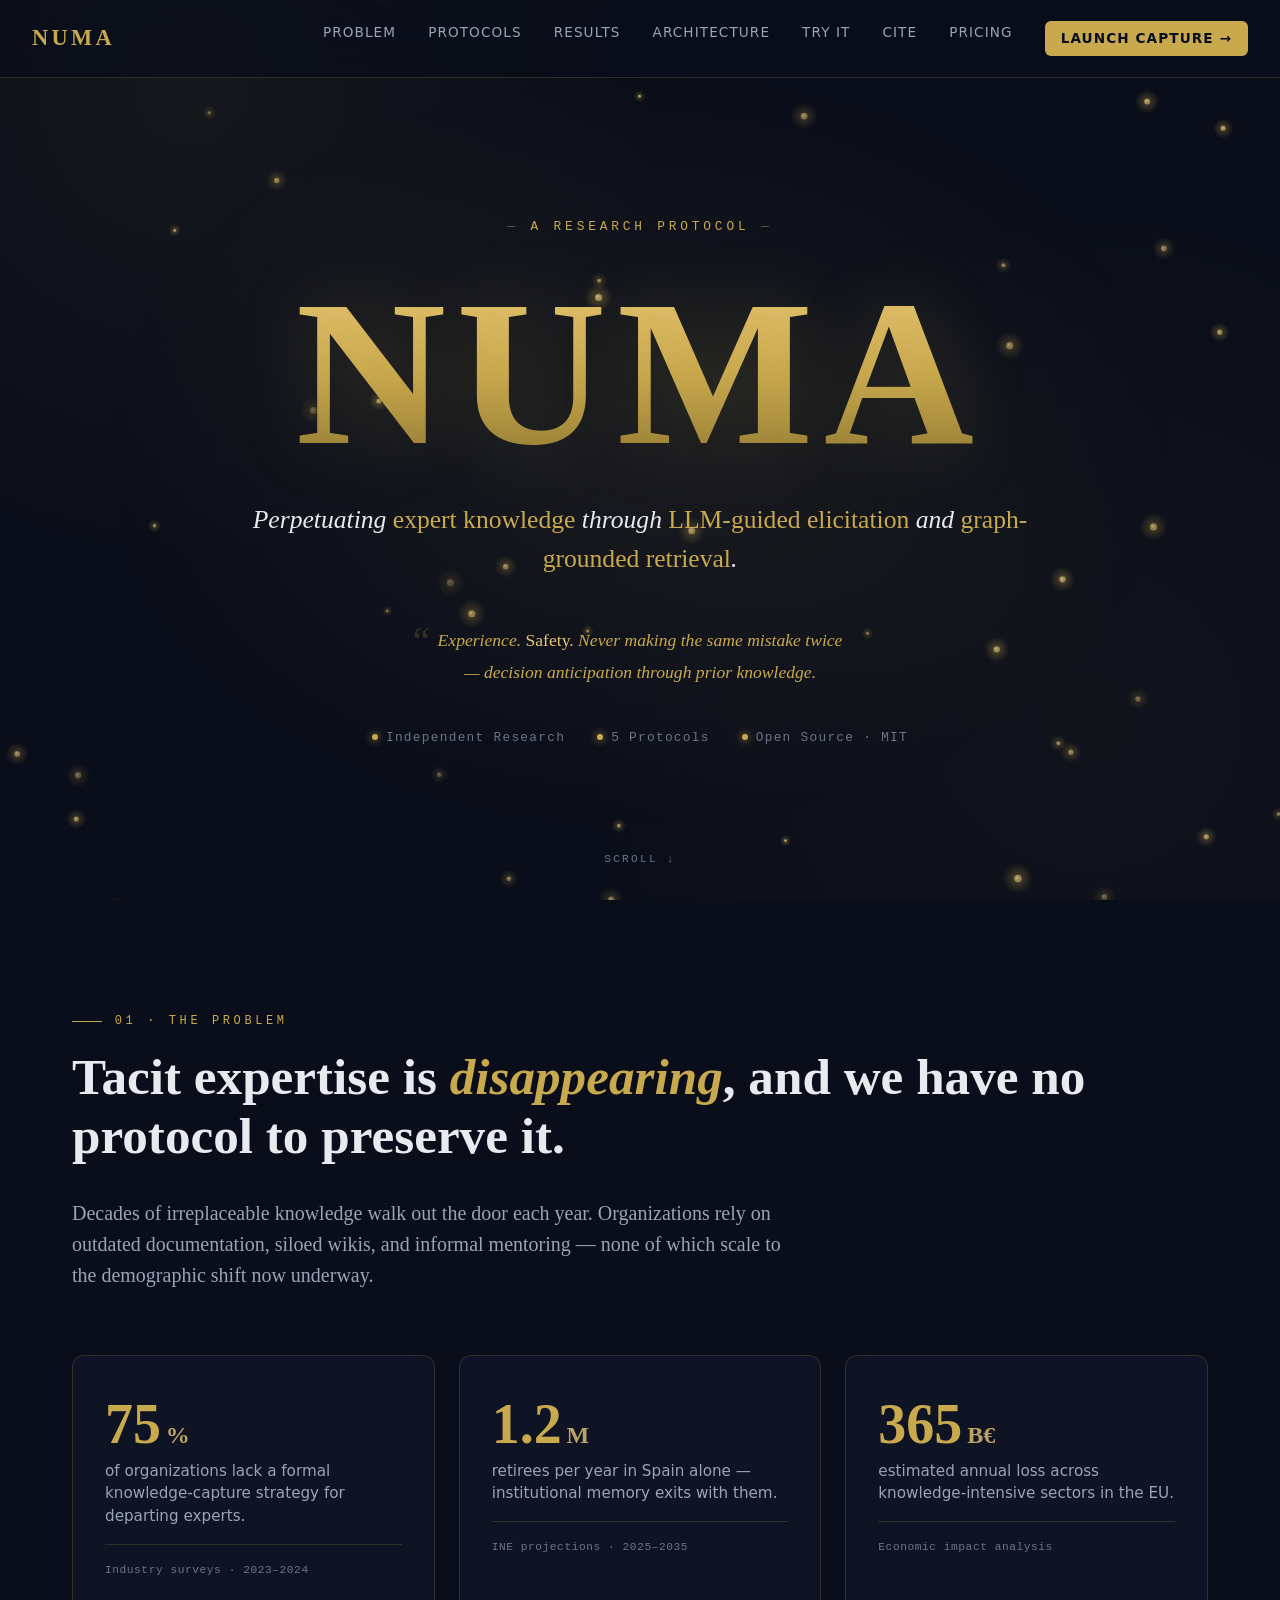
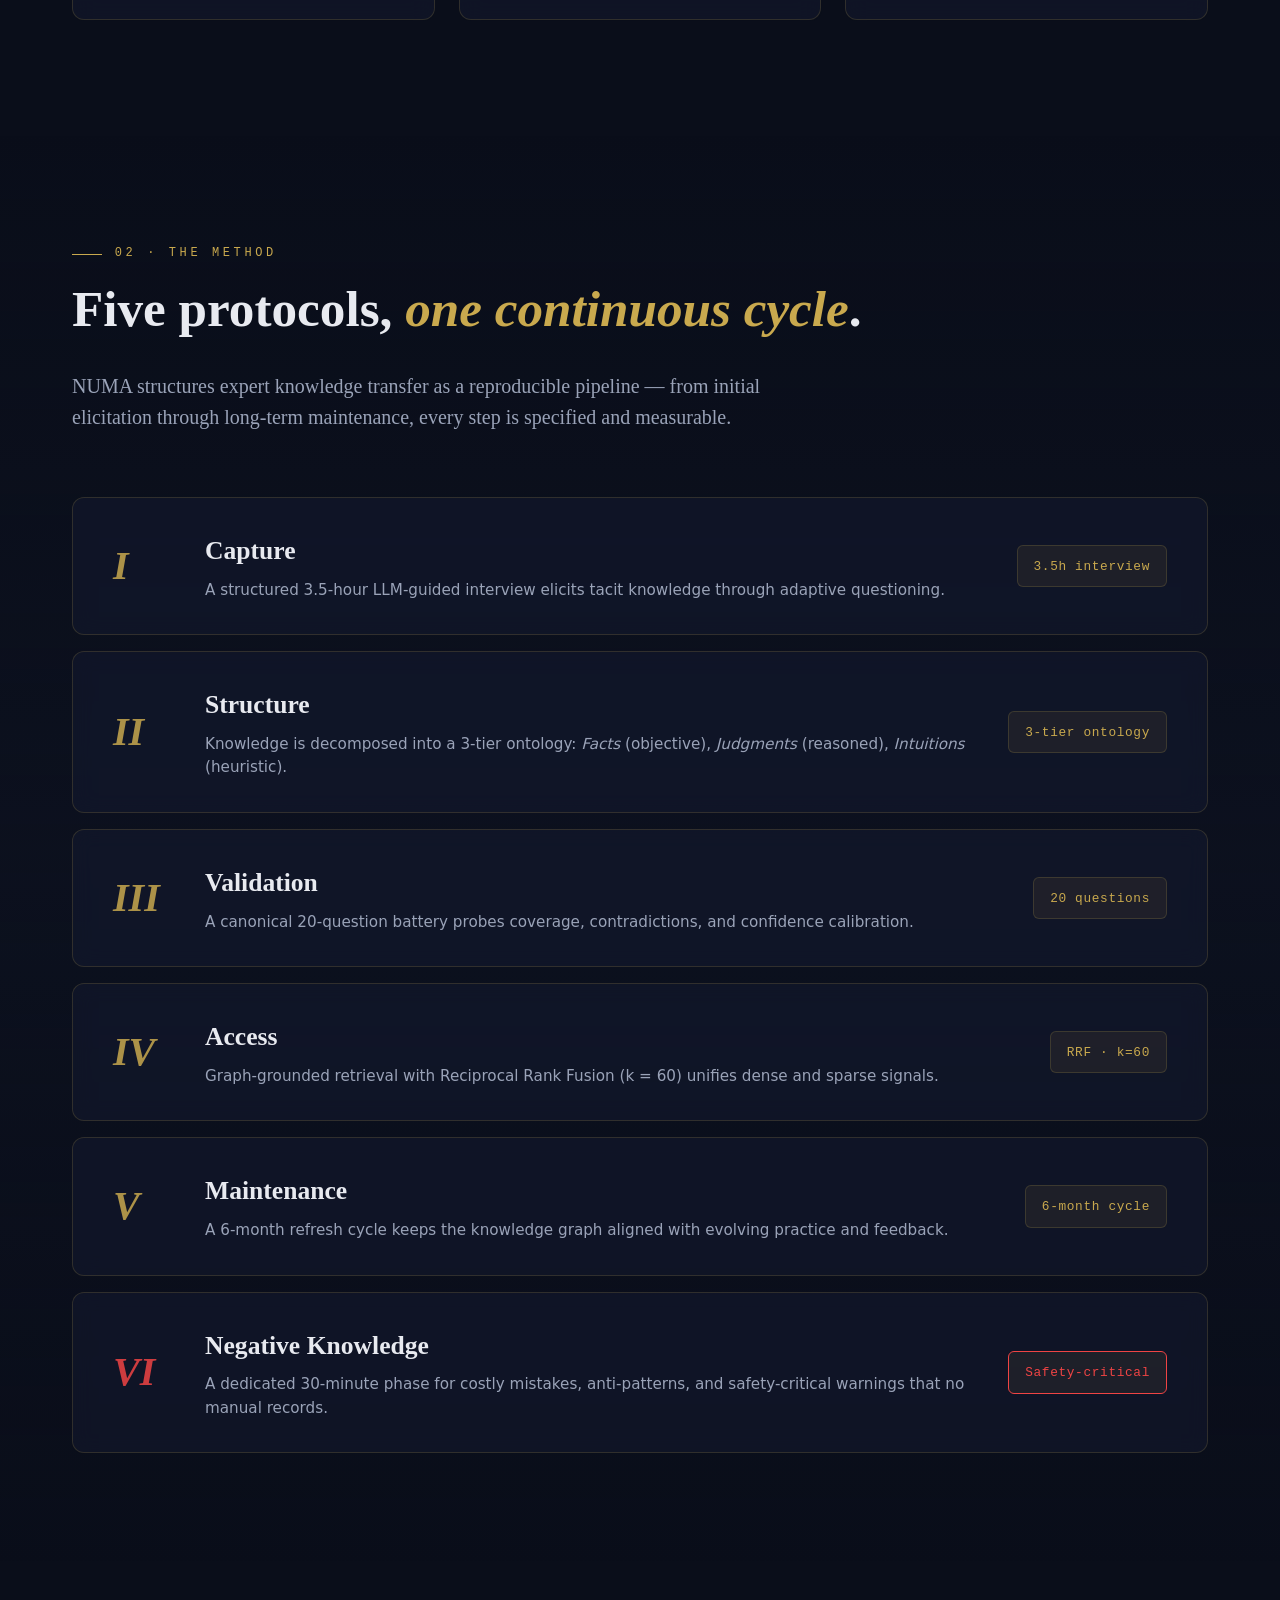
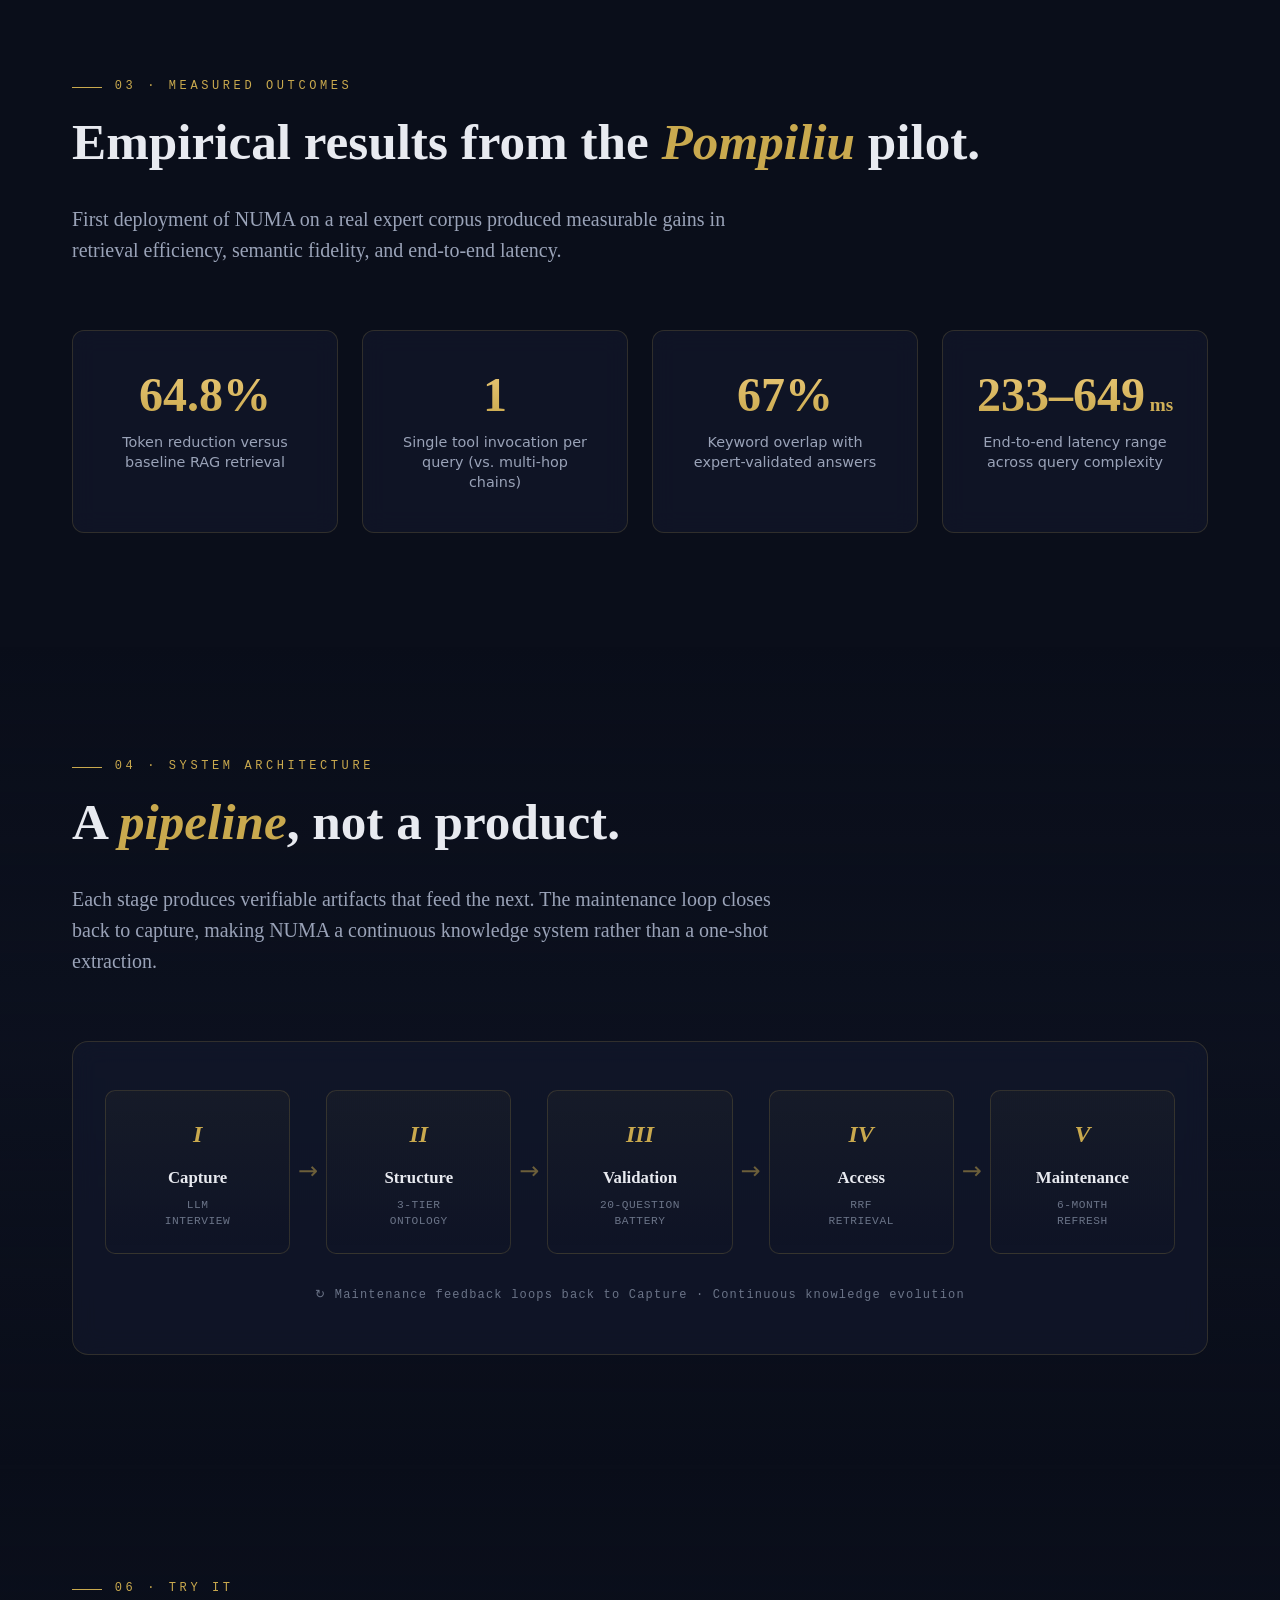
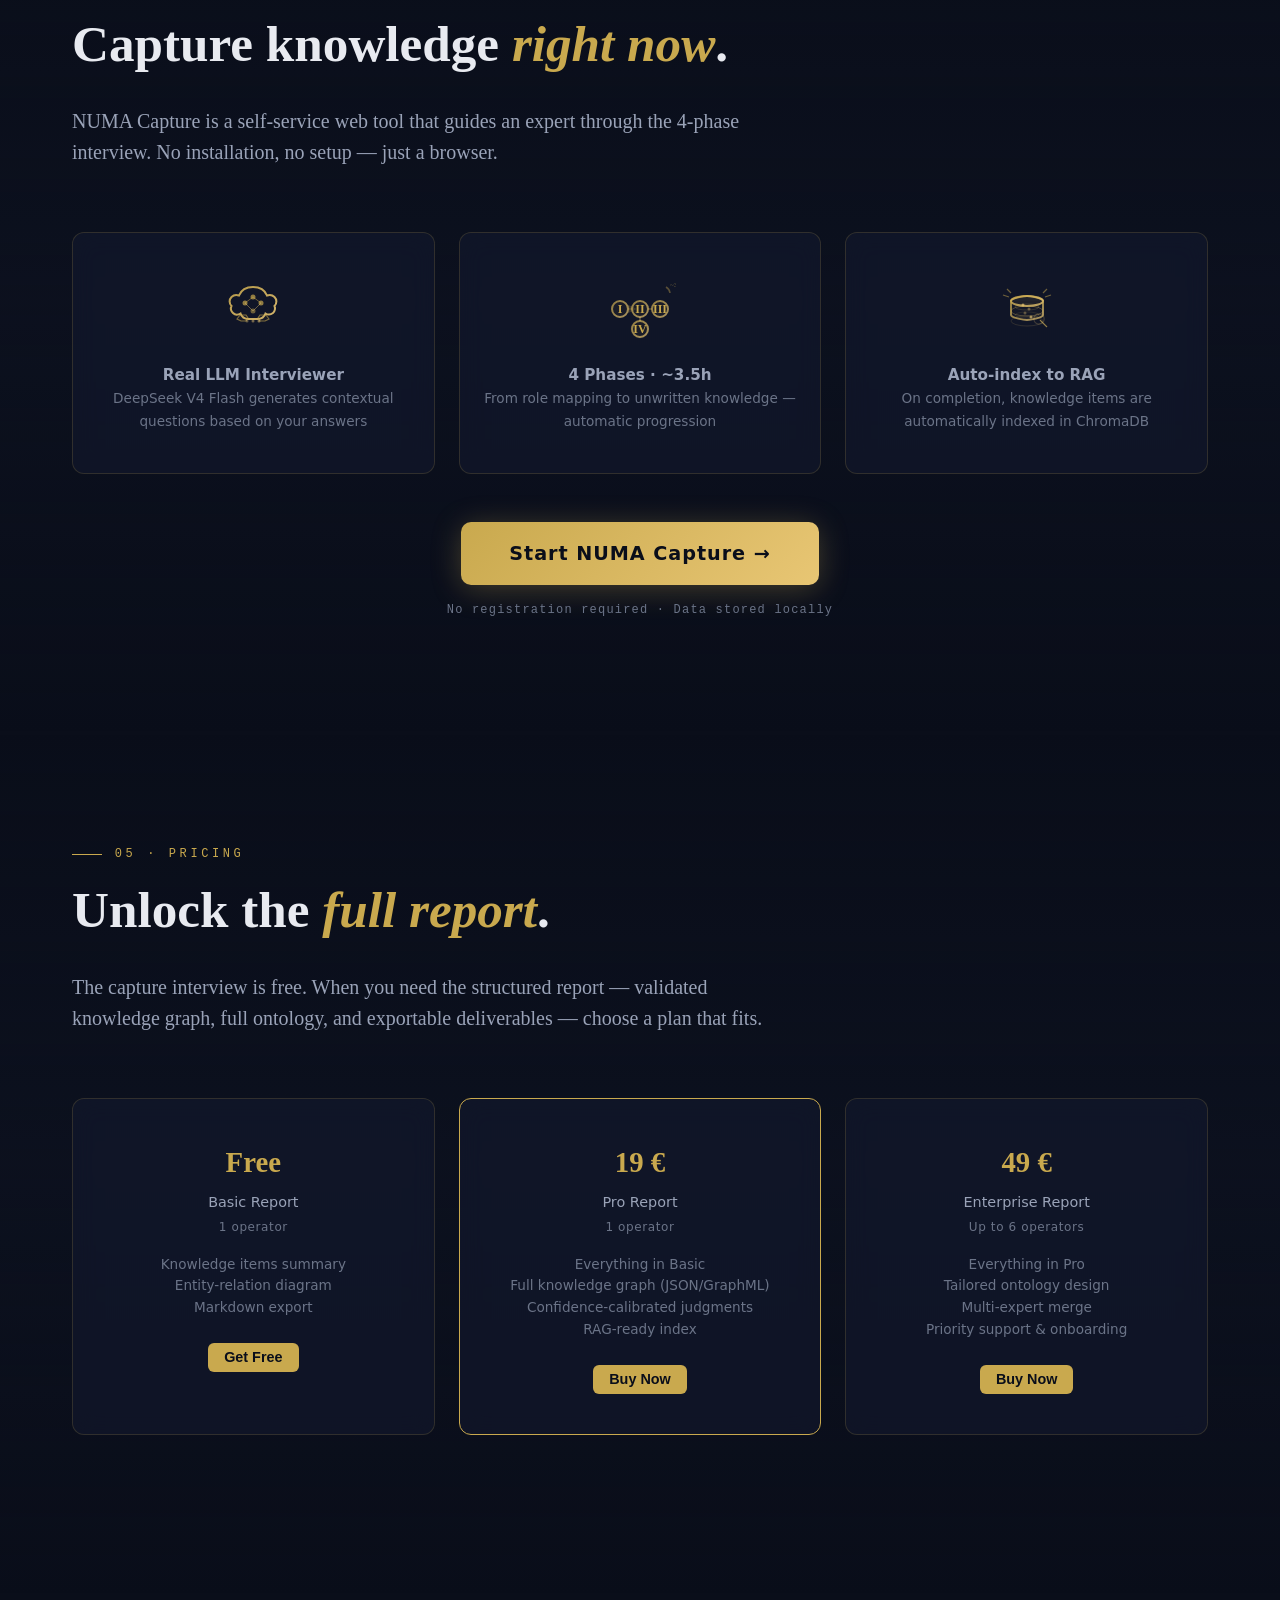
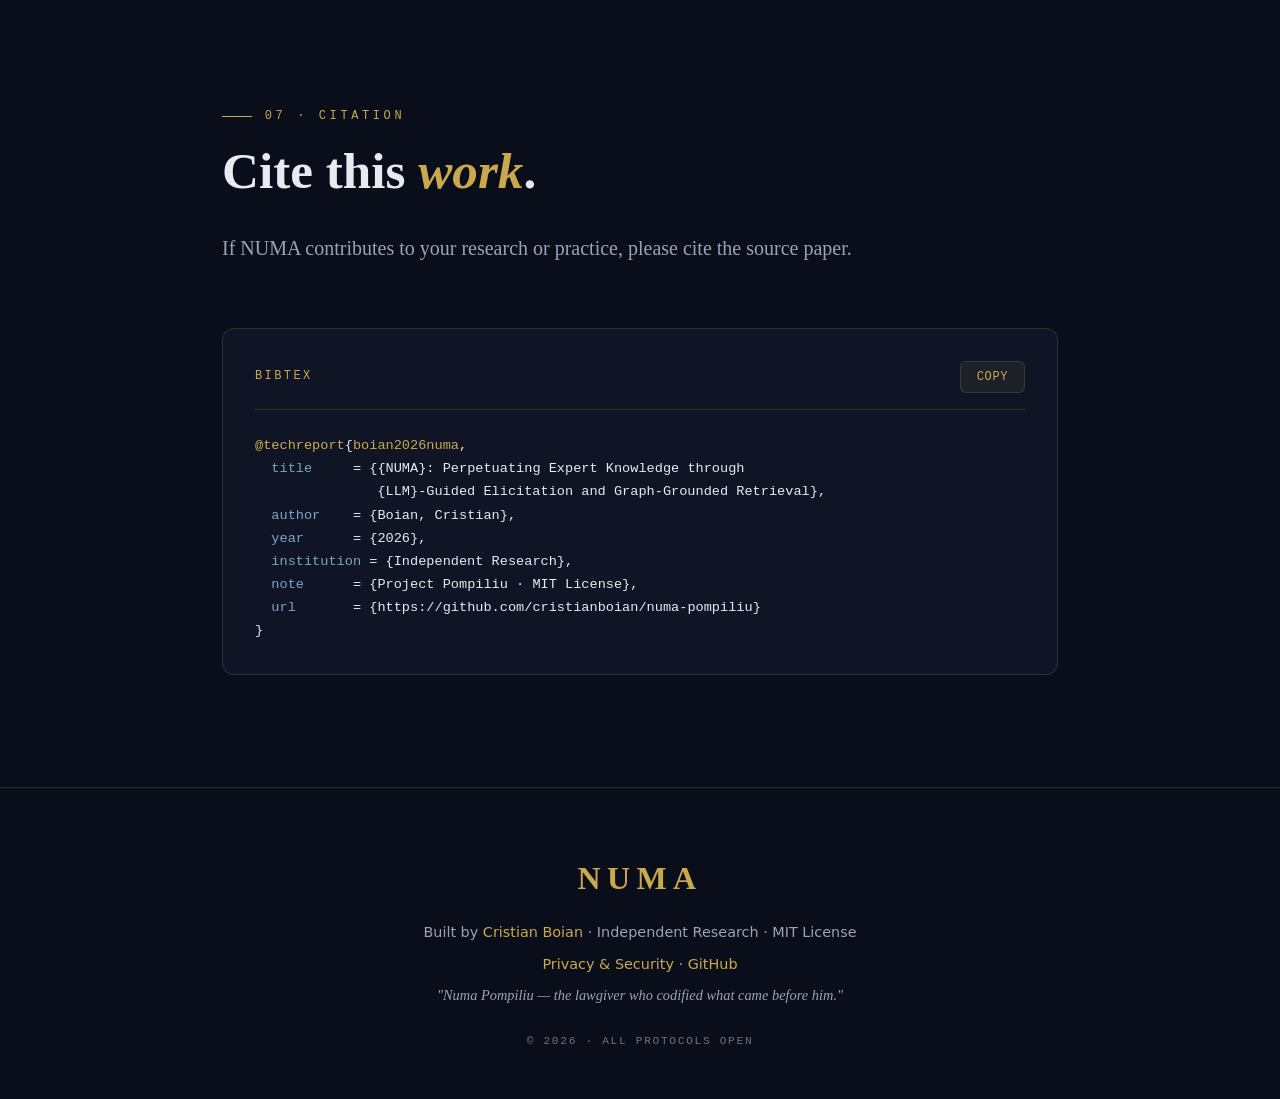
<file: frontend/index.html>
<!DOCTYPE html>
<html lang="en">
<head>
<meta charset="UTF-8">
<meta name="viewport" content="width=device-width, initial-scale=1.0">
<title>NUMA — Perpetuating Expert Knowledge</title>
<meta name="description" content="NUMA: Perpetuating Expert Knowledge through LLM-Guided Elicitation and Graph-Grounded Retrieval.">
<link rel="icon" href="data:image/svg+xml,%3Csvg xmlns='http://www.w3.org/2000/svg' viewBox='0 0 64 64'%3E%3Crect width='64' height='64' rx='12' fill='%230A0E1A'/%3E%3Ctext x='50%25' y='54%25' text-anchor='middle' font-family='Georgia,serif' font-size='34' font-weight='700' fill='%23C9A94E' dominant-baseline='middle'%3EN%3C/text%3E%3C/svg%3E">
<style>
  :root {
    --bg: #0A0E1A;
    --bg-elevated: #0F1525;
    --bg-card: rgba(20, 27, 48, 0.55);
    --border: rgba(201, 169, 78, 0.18);
    --border-strong: rgba(201, 169, 78, 0.45);
    --gold: #C9A94E;
    --gold-bright: #E8C674;
    --gold-soft: rgba(201, 169, 78, 0.08);
    --text: #E8EAF0;
    --text-muted: #9AA3B8;
    --text-dim: #6B7488;
    --serif: 'Cormorant Garamond', 'Playfair Display', Georgia, 'Times New Roman', serif;
    --sans: 'Inter', -apple-system, BlinkMacSystemFont, 'Segoe UI', system-ui, sans-serif;
    --mono: 'JetBrains Mono', 'SF Mono', Menlo, Consolas, monospace;
  }

  * { box-sizing: border-box; margin: 0; padding: 0; }

  html { scroll-behavior: smooth; }

  body {
    background: var(--bg);
    color: var(--text);
    font-family: var(--sans);
    line-height: 1.65;
    font-size: 16px;
    overflow-x: hidden;
    background-image:
      radial-gradient(circle at 15% 10%, rgba(201, 169, 78, 0.06) 0%, transparent 35%),
      radial-gradient(circle at 85% 80%, rgba(201, 169, 78, 0.04) 0%, transparent 40%);
    background-attachment: fixed;
  }

  ::selection { background: var(--gold); color: var(--bg); }

  /* Navigation */
  nav {
    position: fixed;
    top: 0; left: 0; right: 0;
    z-index: 100;
    padding: 1.25rem 2rem;
    background: rgba(10, 14, 26, 0.75);
    backdrop-filter: blur(20px);
    -webkit-backdrop-filter: blur(20px);
    border-bottom: 1px solid var(--border);
    display: flex;
    justify-content: space-between;
    align-items: center;
    transition: padding 0.3s ease;
  }

  nav.scrolled { padding: 0.85rem 2rem; }

  .nav-logo {
    font-family: var(--serif);
    font-size: 1.4rem;
    font-weight: 700;
    color: var(--gold);
    letter-spacing: 0.15em;
  }

  .nav-links { display: flex; gap: 2rem; }
  .nav-links a {
    color: var(--text-muted);
    text-decoration: none;
    font-size: 0.85rem;
    letter-spacing: 0.08em;
    text-transform: uppercase;
    transition: color 0.25s ease;
  }
  .nav-links a:hover { color: var(--gold); }
  .nav-cta {
    background: var(--gold);
    color: var(--bg) !important;
    padding: 0.4rem 1rem;
    border-radius: 6px;
    font-weight: 600;
  }
  .nav-cta:hover { background: var(--gold-bright) !important; color: var(--bg) !important; }

  /* Container */
  .container {
    max-width: 1200px;
    margin: 0 auto;
    padding: 0 2rem;
  }

  /* Hero */
  .hero {
    min-height: 100vh;
    display: flex;
    flex-direction: column;
    justify-content: center;
    align-items: center;
    text-align: center;
    position: relative;
    padding: 8rem 2rem 4rem;
  }

  .hero::before {
    content: '';
    position: absolute;
    inset: 0;
    background:
      radial-gradient(ellipse at center, rgba(201, 169, 78, 0.08) 0%, transparent 60%);
    pointer-events: none;
  }

  .hero-eyebrow {
    font-family: var(--mono);
    font-size: 0.8rem;
    color: var(--gold);
    letter-spacing: 0.3em;
    text-transform: uppercase;
    margin-bottom: 2rem;
    opacity: 0;
    animation: fadeUp 0.9s ease 0.1s forwards;
  }

  .hero-eyebrow::before, .hero-eyebrow::after {
    content: '— ';
    color: var(--gold);
    opacity: 0.5;
  }
  .hero-eyebrow::after { content: ' —'; }

  .hero-logo {
    font-family: var(--serif);
    font-size: clamp(5rem, 18vw, 13rem);
    font-weight: 700;
    letter-spacing: 0.05em;
    line-height: 1;
    background: linear-gradient(180deg, var(--gold-bright) 0%, var(--gold) 50%, #8B7530 100%);
    -webkit-background-clip: text;
    background-clip: text;
    -webkit-text-fill-color: transparent;
    margin-bottom: 1.5rem;
    opacity: 0;
    animation: fadeUp 1s ease 0.3s forwards;
    text-shadow: 0 0 80px rgba(201, 169, 78, 0.2);
  }

  .hero-subtitle {
    font-family: var(--serif);
    font-size: clamp(1.1rem, 2.3vw, 1.6rem);
    font-weight: 400;
    font-style: italic;
    color: var(--text);
    max-width: 780px;
    line-height: 1.5;
    margin-bottom: 3rem;
    opacity: 0;
    animation: fadeUp 1s ease 0.5s forwards;
  }

  .hero-subtitle .keyword { color: var(--gold); font-style: normal; font-weight: 500; }

  .hero-quote {
    font-family: var(--serif);
    font-size: clamp(0.9rem, 1.6vw, 1.1rem);
    font-style: italic;
    color: var(--gold);
    max-width: 660px;
    line-height: 1.6;
    margin-bottom: 2.5rem;
    opacity: 0;
    animation: fadeUp 1s ease 0.65s forwards;
    position: relative;
    padding: 0 1rem;
  }
  .hero-quote::before {
    content: '\201C';
    font-size: 2.5rem;
    position: absolute;
    left: -0.8rem;
    top: -0.3rem;
    color: rgba(201, 169, 78, 0.2);
    font-family: var(--serif);
    line-height: 1;
  }
  .hero-quote .break {
    display: block;
    margin-top: 0.25rem;
  }
  .hero-quote .hl {
    font-style: normal;
    font-weight: 500;
    color: var(--gold-bright);
  }

  .hero-meta {
    display: flex;
    gap: 2rem;
    flex-wrap: wrap;
    justify-content: center;
    font-family: var(--mono);
    font-size: 0.8rem;
    color: var(--text-dim);
    letter-spacing: 0.1em;
    opacity: 0;
    animation: fadeUp 1s ease 0.7s forwards;
  }

  .hero-meta span { display: flex; align-items: center; gap: 0.5rem; }
  .hero-meta .dot {
    width: 6px; height: 6px; border-radius: 50%;
    background: var(--gold);
    box-shadow: 0 0 8px var(--gold);
  }

  .scroll-hint {
    position: absolute;
    bottom: 2rem;
    left: 50%;
    transform: translateX(-50%);
    color: var(--text-dim);
    font-family: var(--mono);
    font-size: 0.7rem;
    letter-spacing: 0.2em;
    opacity: 0;
    animation: fadeIn 1s ease 1.5s forwards, bounce 2s ease-in-out 2s infinite;
  }

  /* Section base */
  section {
    padding: 7rem 0;
    position: relative;
  }

  .section-eyebrow {
    font-family: var(--mono);
    font-size: 0.75rem;
    color: var(--gold);
    letter-spacing: 0.3em;
    text-transform: uppercase;
    margin-bottom: 1rem;
    display: flex;
    align-items: center;
    gap: 0.8rem;
  }

  .section-eyebrow::before {
    content: '';
    width: 30px;
    height: 1px;
    background: var(--gold);
  }

  .section-title {
    font-family: var(--serif);
    font-size: clamp(2rem, 4.5vw, 3.2rem);
    font-weight: 600;
    line-height: 1.15;
    margin-bottom: 2rem;
    color: var(--text);
  }

  .section-title em { color: var(--gold); font-style: italic; }

  .section-lead {
    font-family: var(--serif);
    font-size: 1.25rem;
    color: var(--text-muted);
    max-width: 720px;
    line-height: 1.55;
    margin-bottom: 4rem;
  }

  /* Problem section */
  .problem-grid {
    display: grid;
    grid-template-columns: repeat(auto-fit, minmax(280px, 1fr));
    gap: 1.5rem;
    margin-top: 3rem;
  }

  .stat-card {
    background: var(--bg-card);
    border: 1px solid var(--border);
    border-radius: 12px;
    padding: 2.5rem 2rem;
    backdrop-filter: blur(12px);
    -webkit-backdrop-filter: blur(12px);
    transition: all 0.35s ease;
    position: relative;
    overflow: hidden;
  }

  .stat-card::before {
    content: '';
    position: absolute;
    top: 0; left: 0; right: 0;
    height: 2px;
    background: linear-gradient(90deg, transparent, var(--gold), transparent);
    opacity: 0;
    transition: opacity 0.3s;
  }

  .stat-card:hover {
    transform: translateY(-4px);
    border-color: var(--border-strong);
    background: rgba(20, 27, 48, 0.75);
  }
  .stat-card:hover::before { opacity: 1; }

  .stat-number {
    font-family: var(--serif);
    font-size: 3.5rem;
    font-weight: 700;
    color: var(--gold);
    line-height: 1;
    margin-bottom: 0.5rem;
    display: flex;
    align-items: baseline;
    gap: 0.3rem;
  }
  .stat-number .unit {
    font-size: 1.5rem;
    color: var(--gold-bright);
    opacity: 0.8;
  }

  .stat-label {
    font-size: 0.95rem;
    color: var(--text-muted);
    line-height: 1.5;
  }

  .stat-source {
    margin-top: 1rem;
    padding-top: 1rem;
    border-top: 1px solid var(--border);
    font-family: var(--mono);
    font-size: 0.7rem;
    color: var(--text-dim);
    letter-spacing: 0.05em;
  }

  /* Protocols */
  .protocols-section {
    background: linear-gradient(180deg, transparent, rgba(15, 21, 37, 0.4), transparent);
  }

  .protocol-list {
    display: flex;
    flex-direction: column;
    gap: 1rem;
    margin-top: 3rem;
  }

  .protocol {
    background: var(--bg-card);
    border: 1px solid var(--border);
    border-radius: 12px;
    padding: 2rem 2.5rem;
    backdrop-filter: blur(10px);
    -webkit-backdrop-filter: blur(10px);
    display: grid;
    grid-template-columns: auto 1fr auto;
    gap: 2rem;
    align-items: center;
    transition: all 0.35s ease;
    cursor: default;
  }

  .protocol:hover {
    border-color: var(--border-strong);
    transform: translateX(4px);
    background: rgba(20, 27, 48, 0.75);
  }

  .protocol-num {
    font-family: var(--serif);
    font-size: 2.5rem;
    font-weight: 700;
    color: var(--gold);
    font-style: italic;
    min-width: 60px;
    line-height: 1;
    opacity: 0.85;
  }

  .protocol-content h3 {
    font-family: var(--serif);
    font-size: 1.6rem;
    font-weight: 600;
    color: var(--text);
    margin-bottom: 0.4rem;
  }
  .protocol-content p {
    color: var(--text-muted);
    font-size: 0.95rem;
    line-height: 1.55;
  }

  .protocol-metric {
    font-family: var(--mono);
    font-size: 0.8rem;
    color: var(--gold);
    background: var(--gold-soft);
    border: 1px solid var(--border);
    padding: 0.6rem 1rem;
    border-radius: 6px;
    white-space: nowrap;
    letter-spacing: 0.05em;
  }

  /* Results */
  .results-grid {
    display: grid;
    grid-template-columns: repeat(auto-fit, minmax(220px, 1fr));
    gap: 1.5rem;
    margin-top: 3rem;
  }

  .result-card {
    background: var(--bg-card);
    border: 1px solid var(--border);
    border-radius: 12px;
    padding: 2.5rem 2rem;
    text-align: center;
    backdrop-filter: blur(12px);
    -webkit-backdrop-filter: blur(12px);
    transition: all 0.35s ease;
    position: relative;
  }

  .result-card:hover {
    transform: translateY(-4px);
    border-color: var(--border-strong);
    box-shadow: 0 20px 40px -20px rgba(201, 169, 78, 0.15);
  }

  .result-value {
    font-family: var(--serif);
    font-size: 3rem;
    font-weight: 700;
    background: linear-gradient(180deg, var(--gold-bright), var(--gold));
    -webkit-background-clip: text;
    background-clip: text;
    -webkit-text-fill-color: transparent;
    line-height: 1;
    margin-bottom: 0.8rem;
  }

  .result-label {
    color: var(--text-muted);
    font-size: 0.9rem;
    line-height: 1.4;
  }

  /* Architecture diagram */
  .architecture {
    margin-top: 3rem;
    padding: 3rem 2rem;
    background: var(--bg-card);
    border: 1px solid var(--border);
    border-radius: 16px;
    backdrop-filter: blur(12px);
    -webkit-backdrop-filter: blur(12px);
    overflow-x: auto;
  }

  .pipeline {
    display: flex;
    align-items: stretch;
    justify-content: center;
    gap: 0.5rem;
    min-width: 720px;
    margin: 0 auto;
  }

  .pipeline-step {
    flex: 1;
    background: linear-gradient(180deg, rgba(201, 169, 78, 0.04), transparent);
    border: 1px solid var(--border);
    border-radius: 10px;
    padding: 1.5rem 1rem;
    text-align: center;
    transition: all 0.3s ease;
    position: relative;
    min-width: 110px;
  }

  .pipeline-step:hover {
    background: linear-gradient(180deg, rgba(201, 169, 78, 0.12), rgba(201, 169, 78, 0.02));
    border-color: var(--border-strong);
    transform: translateY(-3px);
  }

  .pipeline-icon {
    font-family: var(--serif);
    font-size: 1.5rem;
    font-weight: 700;
    color: var(--gold);
    margin-bottom: 0.6rem;
    font-style: italic;
  }

  .pipeline-name {
    font-family: var(--serif);
    font-size: 1.05rem;
    font-weight: 600;
    color: var(--text);
    margin-bottom: 0.4rem;
  }

  .pipeline-desc {
    font-family: var(--mono);
    font-size: 0.7rem;
    color: var(--text-dim);
    letter-spacing: 0.05em;
    line-height: 1.4;
  }

  .pipeline-arrow {
    display: flex;
    align-items: center;
    color: var(--gold);
    font-size: 1.5rem;
    opacity: 0.5;
    min-width: 20px;
    justify-content: center;
  }

  .pipeline-legend {
    margin-top: 2rem;
    text-align: center;
    font-family: var(--mono);
    font-size: 0.75rem;
    color: var(--text-dim);
    letter-spacing: 0.1em;
  }

  /* Citation */
  .citation-block {
    background: var(--bg-elevated);
    border: 1px solid var(--border);
    border-radius: 12px;
    padding: 2rem;
    margin-top: 2rem;
    position: relative;
    overflow: hidden;
  }

  .citation-header {
    display: flex;
    justify-content: space-between;
    align-items: center;
    margin-bottom: 1.5rem;
    padding-bottom: 1rem;
    border-bottom: 1px solid var(--border);
  }

  .citation-label {
    font-family: var(--mono);
    font-size: 0.75rem;
    color: var(--gold);
    letter-spacing: 0.2em;
    text-transform: uppercase;
  }

  .copy-btn {
    background: var(--gold-soft);
    border: 1px solid var(--border);
    color: var(--gold);
    padding: 0.5rem 1rem;
    border-radius: 6px;
    font-family: var(--mono);
    font-size: 0.75rem;
    cursor: pointer;
    letter-spacing: 0.05em;
    transition: all 0.25s ease;
  }

  .copy-btn:hover {
    background: rgba(201, 169, 78, 0.15);
    border-color: var(--border-strong);
    color: var(--gold-bright);
  }

  .copy-btn.copied {
    background: var(--gold);
    color: var(--bg);
    border-color: var(--gold);
  }

  .citation-code {
    font-family: var(--mono);
    font-size: 0.85rem;
    color: var(--text);
    line-height: 1.7;
    overflow-x: auto;
    white-space: pre;
    padding: 0;
  }

  .citation-code .key { color: var(--gold); }
  .citation-code .field { color: #7BA7C6; }
  .citation-code .value { color: var(--text); }

  /* Footer */
  footer {
    padding: 4rem 2rem 3rem;
    border-top: 1px solid var(--border);
    text-align: center;
    background: rgba(10, 14, 26, 0.5);
  }

  .footer-logo {
    font-family: var(--serif);
    font-size: 2rem;
    font-weight: 700;
    color: var(--gold);
    letter-spacing: 0.2em;
    margin-bottom: 1rem;
  }

  .footer-text {
    color: var(--text-muted);
    font-size: 0.9rem;
    margin-bottom: 0.5rem;
  }

  .footer-text a {
    color: var(--gold);
    text-decoration: none;
    border-bottom: 1px solid transparent;
    transition: border-color 0.25s;
  }
  .footer-text a:hover { border-bottom-color: var(--gold); }

  .footer-meta {
    font-family: var(--mono);
    font-size: 0.7rem;
    color: var(--text-dim);
    letter-spacing: 0.15em;
    margin-top: 1.5rem;
  }

  /* Animations */
  @keyframes fadeUp {
    from { opacity: 0; transform: translateY(20px); }
    to { opacity: 1; transform: translateY(0); }
  }

  @keyframes fadeIn {
    from { opacity: 0; }
    to { opacity: 1; }
  }

  @keyframes bounce {
    0%, 100% { transform: translate(-50%, 0); }
    50% { transform: translate(-50%, -8px); }
  }

  .reveal {
    opacity: 0;
    transform: translateY(30px);
    transition: opacity 0.8s ease, transform 0.8s ease;
  }

  .reveal.visible {
    opacity: 1;
    transform: translateY(0);
  }

  /* Responsive */
  @media (max-width: 768px) {
    nav { padding: 1rem; }
    .nav-links { display: none; }
    .container { padding: 0 1.25rem; }
    section { padding: 5rem 0; }
    .protocol {
      grid-template-columns: 1fr;
      gap: 1rem;
      padding: 1.75rem;
      text-align: center;
    }
    .protocol-num { margin: 0 auto; }
    .protocol-metric { justify-self: center; }
    .hero { padding-top: 6rem; }
  }
</style>
</head>
<body>
<canvas id="particles-canvas" style="position:fixed;inset:0;width:100vw;height:100vh;pointer-events:none;z-index:0"></canvas>

<nav id="nav">
  <div class="nav-logo">NUMA</div>
  <div class="nav-links">
    <a href="#problem">Problem</a>
    <a href="#protocols">Protocols</a>
    <a href="#results">Results</a>
    <a href="#architecture">Architecture</a>
    <a href="#try">Try It</a>
    <a href="#citation">Cite</a>
    <a href="#pricing">Pricing</a>
        <span id="user-info" style="display:none;font-size:0.8rem;color:var(--gold);"></span>
    <a href="/capture" class="nav-cta">Launch Capture →</a>
  </div>
</nav>

<!-- HERO -->
<header class="hero">
  <div class="hero-eyebrow">A Research Protocol</div>
  <h1 class="hero-logo">NUMA</h1>
  <p class="hero-subtitle">
    Perpetuating <span class="keyword">expert knowledge</span> through
    <span class="keyword">LLM-guided elicitation</span> and
    <span class="keyword">graph-grounded retrieval</span>.
  </p>
  <p class="hero-quote">
    Experience. <span class="hl">Safety.</span>
    Never making the same mistake twice<span class="break"></span>
    — <em>decision anticipation through prior knowledge</em>.
  </p>
  <div class="hero-meta">
    <span><span class="dot"></span>Independent Research</span>
    <span><span class="dot"></span>5 Protocols</span>
    <span><span class="dot"></span>Open Source · MIT</span>
  </div>
  <div class="scroll-hint">SCROLL ↓</div>
</header>

<!-- PROBLEM -->
<section id="problem">
  <div class="container">
    <div class="reveal">
      <div class="section-eyebrow">01 · The Problem</div>
      <h2 class="section-title">Tacit expertise is <em>disappearing</em>, and we have no protocol to preserve it.</h2>
      <p class="section-lead">
        Decades of irreplaceable knowledge walk out the door each year. Organizations rely on outdated documentation,
        siloed wikis, and informal mentoring — none of which scale to the demographic shift now underway.
      </p>
    </div>

    <div class="problem-grid">
      <div class="stat-card reveal">
        <div class="stat-number">75<span class="unit">%</span></div>
        <div class="stat-label">of organizations lack a formal knowledge-capture strategy for departing experts.</div>
        <div class="stat-source">Industry surveys · 2023–2024</div>
      </div>
      <div class="stat-card reveal">
        <div class="stat-number">1.2<span class="unit">M</span></div>
        <div class="stat-label">retirees per year in Spain alone — institutional memory exits with them.</div>
        <div class="stat-source">INE projections · 2025–2035</div>
      </div>
      <div class="stat-card reveal">
        <div class="stat-number">365<span class="unit">B€</span></div>
        <div class="stat-label">estimated annual loss across knowledge-intensive sectors in the EU.</div>
        <div class="stat-source">Economic impact analysis</div>
      </div>
    </div>
  </div>
</section>

<!-- PROTOCOLS -->
<section id="protocols" class="protocols-section">
  <div class="container">
    <div class="reveal">
      <div class="section-eyebrow">02 · The Method</div>
      <h2 class="section-title">Five protocols, <em>one continuous cycle</em>.</h2>
      <p class="section-lead">
        NUMA structures expert knowledge transfer as a reproducible pipeline — from initial elicitation
        through long-term maintenance, every step is specified and measurable.
      </p>
    </div>

    <div class="protocol-list">
      <div class="protocol reveal">
        <div class="protocol-num">I</div>
        <div class="protocol-content">
          <h3>Capture</h3>
          <p>A structured 3.5-hour LLM-guided interview elicits tacit knowledge through adaptive questioning.</p>
        </div>
        <div class="protocol-metric">3.5h interview</div>
      </div>

      <div class="protocol reveal">
        <div class="protocol-num">II</div>
        <div class="protocol-content">
          <h3>Structure</h3>
          <p>Knowledge is decomposed into a 3-tier ontology: <em>Facts</em> (objective), <em>Judgments</em> (reasoned), <em>Intuitions</em> (heuristic).</p>
        </div>
        <div class="protocol-metric">3-tier ontology</div>
      </div>

      <div class="protocol reveal">
        <div class="protocol-num">III</div>
        <div class="protocol-content">
          <h3>Validation</h3>
          <p>A canonical 20-question battery probes coverage, contradictions, and confidence calibration.</p>
        </div>
        <div class="protocol-metric">20 questions</div>
      </div>

      <div class="protocol reveal">
        <div class="protocol-num">IV</div>
        <div class="protocol-content">
          <h3>Access</h3>
          <p>Graph-grounded retrieval with Reciprocal Rank Fusion (k = 60) unifies dense and sparse signals.</p>
        </div>
        <div class="protocol-metric">RRF · k=60</div>
      </div>

      <div class="protocol reveal">
        <div class="protocol-num">V</div>
        <div class="protocol-content">
          <h3>Maintenance</h3>
          <p>A 6-month refresh cycle keeps the knowledge graph aligned with evolving practice and feedback.</p>
        </div>
        <div class="protocol-metric">6-month cycle</div>
      </div>

      <div class="protocol reveal">
        <div class="protocol-num" style="color:#ef4444">VI</div>
        <div class="protocol-content">
          <h3>Negative Knowledge</h3>
          <p>A dedicated 30-minute phase for costly mistakes, anti-patterns, and safety-critical warnings that no manual records.</p>
        </div>
        <div class="protocol-metric" style="border-color:#ef4444;color:#ef4444">Safety-critical</div>
      </div>
    </div>
  </div>
</section>

<!-- RESULTS -->
<section id="results">
  <div class="container">
    <div class="reveal">
      <div class="section-eyebrow">03 · Measured Outcomes</div>
      <h2 class="section-title">Empirical results from the <em>Pompiliu</em> pilot.</h2>
      <p class="section-lead">
        First deployment of NUMA on a real expert corpus produced measurable gains in retrieval efficiency,
        semantic fidelity, and end-to-end latency.
      </p>
    </div>

    <div class="results-grid">
      <div class="result-card reveal">
        <div class="result-value">64.8%</div>
        <div class="result-label">Token reduction versus baseline RAG retrieval</div>
      </div>
      <div class="result-card reveal">
        <div class="result-value">1</div>
        <div class="result-label">Single tool invocation per query (vs. multi-hop chains)</div>
      </div>
      <div class="result-card reveal">
        <div class="result-value">67%</div>
        <div class="result-label">Keyword overlap with expert-validated answers</div>
      </div>
      <div class="result-card reveal">
        <div class="result-value">233–649<span style="font-size:1.2rem;color:var(--gold-bright);"> ms</span></div>
        <div class="result-label">End-to-end latency range across query complexity</div>
      </div>
    </div>
  </div>
</section>

<!-- ARCHITECTURE -->
<section id="architecture" class="protocols-section">
  <div class="container">
    <div class="reveal">
      <div class="section-eyebrow">04 · System Architecture</div>
      <h2 class="section-title">A <em>pipeline</em>, not a product.</h2>
      <p class="section-lead">
        Each stage produces verifiable artifacts that feed the next. The maintenance loop closes back to capture,
        making NUMA a continuous knowledge system rather than a one-shot extraction.
      </p>
    </div>

    <div class="architecture reveal">
      <div class="pipeline">
        <div class="pipeline-step">
          <div class="pipeline-icon">I</div>
          <div class="pipeline-name">Capture</div>
          <div class="pipeline-desc">LLM<br>INTERVIEW</div>
        </div>
        <div class="pipeline-arrow">→</div>
        <div class="pipeline-step">
          <div class="pipeline-icon">II</div>
          <div class="pipeline-name">Structure</div>
          <div class="pipeline-desc">3-TIER<br>ONTOLOGY</div>
        </div>
        <div class="pipeline-arrow">→</div>
        <div class="pipeline-step">
          <div class="pipeline-icon">III</div>
          <div class="pipeline-name">Validation</div>
          <div class="pipeline-desc">20-QUESTION<br>BATTERY</div>
        </div>
        <div class="pipeline-arrow">→</div>
        <div class="pipeline-step">
          <div class="pipeline-icon">IV</div>
          <div class="pipeline-name">Access</div>
          <div class="pipeline-desc">RRF<br>RETRIEVAL</div>
        </div>
        <div class="pipeline-arrow">→</div>
        <div class="pipeline-step">
          <div class="pipeline-icon">V</div>
          <div class="pipeline-name">Maintenance</div>
          <div class="pipeline-desc">6-MONTH<br>REFRESH</div>
        </div>
      </div>
      <div class="pipeline-legend">↻ Maintenance feedback loops back to Capture · Continuous knowledge evolution</div>
    </div>
  </div>
</section>

<!-- TRY CAPTURE -->
<section id="try" class="protocols-section">
  <div class="container">
    <div class="reveal">
      <div class="section-eyebrow">06 · Try It</div>
      <h2 class="section-title">Capture knowledge <em>right now</em>.</h2>
      <p class="section-lead">
        NUMA Capture is a self-service web tool that guides an expert through the 4-phase interview.
        No installation, no setup — just a browser.
      </p>
    </div>

    <div style="display:grid; grid-template-columns: repeat(auto-fit, minmax(220px, 1fr)); gap:1.5rem; margin:3rem 0;">
      <div class="stat-card reveal" style="text-align:center;padding:2.5rem 1.5rem;">
        <div style="width:72px;height:72px;margin:0 auto 1.2rem auto;display:flex;align-items:center;justify-content:center;">
          <svg viewBox="0 0 72 72" fill="none" xmlns="http://www.w3.org/2000/svg" style="width:72px;height:72px;">
  <defs>
    <linearGradient id="g1" x1="0" y1="0" x2="1" y2="1">
      <stop offset="0%" stop-color="#C9A94E"/>
      <stop offset="100%" stop-color="#E8C674"/>
    </linearGradient>
  </defs>
  <!-- Brain outline -->
  <path d="M36 14c-7 0-12 3.5-14 8.5-2.5-1-5.5-.5-7.5 1.5-2.5 2.5-2.5 6.5 0 9-1 2-.5 5 1.5 7s5 2 7.5.5c1 3 4 5.5 8 5.5h9c4 0 7-2.5 8-5.5 2.5 1.5 5.5 1 7.5-.5s2.5-5 1.5-7c2.5-2.5 2.5-6.5 0-9-2-2-5-2.5-7.5-1.5C48 17.5 43 14 36 14z" stroke="url(#g1)" stroke-width="2" fill="none" opacity="0.9"/>
  <!-- Neural nodes -->
  <circle cx="28" cy="30" r="2.5" fill="#C9A94E" opacity="0.7"/>
  <circle cx="44" cy="30" r="2.5" fill="#C9A94E" opacity="0.7"/>
  <circle cx="36" cy="24" r="2.5" fill="#C9A94E" opacity="0.7"/>
  <circle cx="36" cy="38" r="2.5" fill="#C9A94E" opacity="0.5"/>
  <!-- Connections -->
  <line x1="28" y1="30" x2="36" y2="24" stroke="#C9A94E" stroke-width="1" opacity="0.5"/>
  <line x1="36" y1="24" x2="44" y2="30" stroke="#C9A94E" stroke-width="1" opacity="0.5"/>
  <line x1="44" y1="30" x2="36" y2="38" stroke="#E8C674" stroke-width="1" opacity="0.4"/>
  <line x1="36" y1="38" x2="28" y2="30" stroke="#E8C674" stroke-width="1" opacity="0.4"/>
  <!-- Chat bubbles -->
  <path d="M20 46l3-4h6l2 3-2 3h-5z" stroke="#C9A94E" stroke-width="1.2" fill="rgba(201,169,78,0.08)" opacity="0.6"/>
  <path d="M52 46l-3-4h-6l-2 3 2 3h5z" stroke="#C9A94E" stroke-width="1.2" fill="rgba(201,169,78,0.08)" opacity="0.6"/>
  <!-- Pulse dots -->
  <circle cx="36" cy="48" r="1.5" fill="#E8C674" opacity="0.4">
    <animate attributeName="opacity" values="0.4;1;0.4" dur="2s" repeatCount="indefinite"/>
  </circle>
  <circle cx="30" cy="48" r="1.5" fill="#E8C674" opacity="0.3">
    <animate attributeName="opacity" values="0.3;0.8;0.3" dur="2s" begin="0.3s" repeatCount="indefinite"/>
  </circle>
  <circle cx="42" cy="48" r="1.5" fill="#E8C674" opacity="0.3">
    <animate attributeName="opacity" values="0.3;0.8;0.3" dur="2s" begin="0.6s" repeatCount="indefinite"/>
  </circle>
</svg>
        </div>
        <div class="stat-label"><strong>Real LLM Interviewer</strong><br><span style="color:var(--text-dim);font-size:0.85rem;line-height:1.6;">DeepSeek V4 Flash generates contextual questions based on your answers</span></div>
      </div>
      <div class="stat-card reveal" style="text-align:center;padding:2.5rem 1.5rem;">
        <div style="width:72px;height:72px;margin:0 auto 1.2rem auto;display:flex;align-items:center;justify-content:center;">
          <svg viewBox="0 0 72 72" fill="none" xmlns="http://www.w3.org/2000/svg" style="width:72px;height:72px;">
  <defs>
    <linearGradient id="g2" x1="0" y1="0" x2="1" y2="1">
      <stop offset="0%" stop-color="#C9A94E"/>
      <stop offset="100%" stop-color="#E8C674"/>
    </linearGradient>
  </defs>
  <!-- Progress steps -->
  <circle cx="16" cy="36" r="8" stroke="url(#g2)" stroke-width="2" fill="rgba(201,169,78,0.08)" opacity="0.7"/>
  <text x="16" y="40" text-anchor="middle" fill="#C9A94E" font-size="12" font-weight="600" font-family="serif">I</text>
  <circle cx="36" cy="36" r="8" stroke="url(#g2)" stroke-width="2" fill="rgba(201,169,78,0.08)" opacity="0.7"/>
  <text x="36" y="40" text-anchor="middle" fill="#C9A94E" font-size="12" font-weight="600" font-family="serif">II</text>
  <circle cx="56" cy="36" r="8" stroke="url(#g2)" stroke-width="2" fill="rgba(201,169,78,0.08)" opacity="0.7"/>
  <text x="56" y="40" text-anchor="middle" fill="#C9A94E" font-size="12" font-weight="600" font-family="serif">III</text>
  <circle cx="36" cy="56" r="8" stroke="url(#g2)" stroke-width="2" fill="rgba(201,169,78,0.08)" opacity="0.7"/>
  <text x="36" y="60" text-anchor="middle" fill="#C9A94E" font-size="12" font-weight="600" font-family="serif">IV</text>
  <!-- Connection arrows -->
  <path d="M24 36l4 0" stroke="#C9A94E" stroke-width="1.5" opacity="0.4" marker-end="url(#arrow)"/>
  <path d="M44 36l4 0" stroke="#C9A94E" stroke-width="1.5" opacity="0.4"/>
  <path d="M36 44l0 4" stroke="#E8C674" stroke-width="1.5" opacity="0.4"/>
  <defs>
    <marker id="arrow" viewBox="0 0 10 10" refX="5" refY="5" markerWidth="6" markerHeight="6" orient="auto-start-reverse">
      <path d="M0 0l10 5-10 5" fill="#C9A94E" opacity="0.5"/>
    </marker>
  </defs>
  <!-- Pulsing glow on active step -->
  <circle cx="36" cy="56" r="8" stroke="#E8C674" stroke-width="2" fill="none" opacity="0">
    <animate attributeName="opacity" values="0;0.5;0" dur="2s" repeatCount="indefinite"/>
    <animate attributeName="r" values="8;12;8" dur="2s" repeatCount="indefinite"/>
  </circle>
  <!-- Clock arc -->
  <path d="M62 14 A 8 8 0 0 1 66 20" stroke="#C9A94E" stroke-width="1.5" fill="none" opacity="0.4"/>
  <text x="66" y="14" fill="#C9A94E" font-size="7" opacity="0.5" font-family="mono">~3.5h</text>
</svg>
        </div>
        <div class="stat-label"><strong>4 Phases · ~3.5h</strong><br><span style="color:var(--text-dim);font-size:0.85rem;line-height:1.6;">From role mapping to unwritten knowledge — automatic progression</span></div>
      </div>
      <div class="stat-card reveal" style="text-align:center;padding:2.5rem 1.5rem;">
        <div style="width:72px;height:72px;margin:0 auto 1.2rem auto;display:flex;align-items:center;justify-content:center;">
          <svg viewBox="0 0 72 72" fill="none" xmlns="http://www.w3.org/2000/svg" style="width:72px;height:72px;">
  <defs>
    <linearGradient id="g3" x1="0" y1="0" x2="1" y2="1">
      <stop offset="0%" stop-color="#C9A94E"/>
      <stop offset="100%" stop-color="#E8C674"/>
    </linearGradient>
  </defs>
  <!-- Database cylinder -->
  <path d="M20 28c0-3 14-5 16-5s16 2 16 5" stroke="url(#g3)" stroke-width="2" fill="rgba(201,169,78,0.05)" opacity="0.8"/>
  <ellipse cx="36" cy="28" rx="16" ry="5" stroke="url(#g3)" stroke-width="2" fill="rgba(201,169,78,0.08)" opacity="0.8"/>
  <path d="M20 28v14c0 3 14 5 16 5s16-2 16-5V28" stroke="url(#g3)" stroke-width="2" fill="rgba(201,169,78,0.03)" opacity="0.7"/>
  <ellipse cx="36" cy="38" rx="16" ry="5" stroke="url(#g3)" stroke-width="1" fill="none" opacity="0.3"/>
  <ellipse cx="36" cy="48" rx="16" ry="5" stroke="url(#g3)" stroke-width="1" fill="none" opacity="0.15"/>
  <ellipse cx="36" cy="34" rx="12" ry="3" stroke="url(#g3)" stroke-width="0.8" fill="none" opacity="0.2"/>
  <ellipse cx="36" cy="42" rx="12" ry="3" stroke="url(#g3)" stroke-width="0.8" fill="none" opacity="0.15"/>
  <!-- Indexing lines going in -->
  <path d="M52 20l4-4m-2 8l6-2" stroke="#C9A94E" stroke-width="1.2" opacity="0.5"/>
  <path d="M20 20l-4-4m2 8l-6-2" stroke="#C9A94E" stroke-width="1.2" opacity="0.5"/>
  <!-- Chunk dots -->
  <circle cx="32" cy="32" r="1.5" fill="#E8C674" opacity="0.6">
    <animate attributeName="opacity" values="0.2;0.8;0.2" dur="1.5s" repeatCount="indefinite"/>
  </circle>
  <circle cx="38" cy="36" r="1.5" fill="#E8C674" opacity="0.6">
    <animate attributeName="opacity" values="0.2;0.8;0.2" dur="1.5s" begin="0.4s" repeatCount="indefinite"/>
  </circle>
  <circle cx="34" cy="40" r="1.5" fill="#E8C674" opacity="0.6">
    <animate attributeName="opacity" values="0.2;0.8;0.2" dur="1.5s" begin="0.8s" repeatCount="indefinite"/>
  </circle>
  <circle cx="40" cy="44" r="1.5" fill="#E8C674" opacity="0.6">
    <animate attributeName="opacity" values="0.2;0.8;0.2" dur="1.5s" begin="1.2s" repeatCount="indefinite"/>
  </circle>
  <!-- Search beam -->
  <path d="M56 54l-7-7" stroke="#C9A94E" stroke-width="1.5" opacity="0.5"/>
  <circle cx="48" cy="46" r="4" stroke="#E8C674" stroke-width="1.2" fill="none" opacity="0.4">
    <animate attributeName="r" values="4;6;4" dur="3s" repeatCount="indefinite"/>
    <animate attributeName="opacity" values="0.4;0.1;0.4" dur="3s" repeatCount="indefinite"/>
  </circle>
  <path d="M56 54l-7-7" stroke="#E8C674" stroke-width="1" opacity="0.3"/>
</svg>
        </div>
        <div class="stat-label"><strong>Auto-index to RAG</strong><br><span style="color:var(--text-dim);font-size:0.85rem;line-height:1.6;">On completion, knowledge items are automatically indexed in ChromaDB</span></div>
      </div>
    </div>
    </div>

    <div class="reveal" style="text-align:center; margin-top:2rem;">
      <a href="/capture" style="display:inline-block; background:linear-gradient(135deg, var(--gold), var(--gold-bright)); color:var(--bg); padding:1rem 3rem; border-radius:10px; font-weight:700; font-size:1.2rem; text-decoration:none; letter-spacing:0.05em; transition:all 0.3s ease; box-shadow:0 4px 30px rgba(201,169,78,0.3);" onmouseover="this.style.transform='translateY(-2px)';this.style.boxShadow='0 8px 40px rgba(201,169,78,0.4)';" onmouseout="this.style.transform='';this.style.boxShadow='0 4px 30px rgba(201,169,78,0.3)';">Start NUMA Capture →</a>
      <p style="color:var(--text-dim); font-family:var(--mono); font-size:0.75rem; margin-top:1rem; letter-spacing:0.1em;">No registration required · Data stored locally</p>
    </div>
  </div>
</section>

<!-- CITATION -->

<!-- PRICING -->
<section id="pricing" class="protocols-section">
  <div class="container">
    <div class="reveal">
      <div class="section-eyebrow">05 · Pricing</div>
      <h2 class="section-title">Unlock the <em>full report</em>.</h2>
      <p class="section-lead">
        The capture interview is free. When you need the structured report — validated knowledge graph, 
        full ontology, and exportable deliverables — choose a plan that fits.
      </p>
    </div>

    <div style="display:grid; grid-template-columns: repeat(auto-fit, minmax(250px, 1fr)); gap:1.5rem; margin:3rem 0;">
      <div class="stat-card reveal" style="text-align:center;">
        <div style="font-family:var(--serif);font-size:1.8rem;font-weight:600;color:var(--gold);margin-bottom:0.3rem;">Free</div>
        <div style="font-size:0.9rem;color:var(--text-muted);margin-bottom:0.2rem;">Basic Report</div>
        <div style="font-size:0.75rem;color:var(--text-dim);margin-bottom:1rem;letter-spacing:0.05em;">1 operator</div>
        <div style="font-size:0.85rem;color:var(--text-dim);margin-bottom:1.5rem;line-height:1.6;">
          Knowledge items summary<br>
          Entity-relation diagram<br>
          Markdown export
        </div>
        <button onclick="buyReport('report_basic')" class="nav-cta" style="border:none;cursor:pointer;font-size:0.9rem;">Get Free</button>
      </div>
      <div class="stat-card reveal" style="text-align:center;border-color:var(--gold);">
        <div style="font-family:var(--serif);font-size:1.8rem;font-weight:600;color:var(--gold);margin-bottom:0.3rem;">19 €</div>
        <div style="font-size:0.9rem;color:var(--text-muted);margin-bottom:0.2rem;">Pro Report</div>
        <div style="font-size:0.75rem;color:var(--text-dim);margin-bottom:1rem;letter-spacing:0.05em;">1 operator</div>
        <div style="font-size:0.85rem;color:var(--text-dim);margin-bottom:1.5rem;line-height:1.6;">
          Everything in Basic<br>
          Full knowledge graph (JSON/GraphML)<br>
          Confidence-calibrated judgments<br>
          RAG-ready index
        </div>
        <button onclick="buyReport('report_pro')" class="nav-cta" style="border:none;cursor:pointer;font-size:0.9rem;">Buy Now</button>
      </div>
      <div class="stat-card reveal" style="text-align:center;">
        <div style="font-family:var(--serif);font-size:1.8rem;font-weight:600;color:var(--gold);margin-bottom:0.3rem;">49 €</div>
        <div style="font-size:0.9rem;color:var(--text-muted);margin-bottom:0.2rem;">Enterprise Report</div>
        <div style="font-size:0.75rem;color:var(--text-dim);margin-bottom:1rem;letter-spacing:0.05em;">Up to 6 operators</div>
        <div style="font-size:0.85rem;color:var(--text-dim);margin-bottom:1.5rem;line-height:1.6;">
          Everything in Pro<br>
          Tailored ontology design<br>
          Multi-expert merge<br>
          Priority support & onboarding
        </div>
        <button onclick="buyReport('report_enterprise')" class="nav-cta" style="border:none;cursor:pointer;font-size:0.9rem;">Buy Now</button>
      </div>
    </div>
  </div>
</section>

<section id="citation">
  <div class="container" style="max-width: 900px;">
    <div class="reveal">
      <div class="section-eyebrow">07 · Citation</div>
      <h2 class="section-title">Cite this <em>work</em>.</h2>
      <p class="section-lead">
        If NUMA contributes to your research or practice, please cite the source paper.
      </p>
    </div>

    <div class="citation-block reveal">
      <div class="citation-header">
        <span class="citation-label">BibTeX</span>
        <button class="copy-btn" onclick="copyCitation(this)">COPY</button>
      </div>
<pre class="citation-code" id="bibtex"><span class="key">@techreport</span>{<span class="key">boian2026numa</span>,
  <span class="field">title</span>     = <span class="value">{{NUMA}: Perpetuating Expert Knowledge through
               {LLM}-Guided Elicitation and Graph-Grounded Retrieval}</span>,
  <span class="field">author</span>    = <span class="value">{Boian, Cristian}</span>,
  <span class="field">year</span>      = <span class="value">{2026}</span>,
  <span class="field">institution</span> = <span class="value">{Independent Research}</span>,
  <span class="field">note</span>      = <span class="value">{Project Pompiliu · MIT License}</span>,
  <span class="field">url</span>       = <span class="value">{https://github.com/cristianboian/numa-pompiliu}</span>
}</pre>
    </div>
  </div>
</section>

<!-- FOOTER -->
<footer>
  <div class="footer-logo">NUMA</div>
  <div class="footer-text">Built by <a href="mailto:cristianboian@gmail.com">Cristian Boian</a> · Independent Research · MIT License</div>
  <div class="footer-text"><a href="/security">Privacy &amp; Security</a> · <a href="https://github.com/cristianboian/numa-pompiliu" target="_blank">GitHub</a></div>
  <div class="footer-text" style="font-style:italic;font-family:var(--serif);">"Numa Pompiliu — the lawgiver who codified what came before him."</div>
  <div class="footer-meta">© 2026 · ALL PROTOCOLS OPEN</div>
</footer>

<script>
  // Nav scroll effect
  const nav = document.getElementById('nav');
  window.addEventListener('scroll', () => {
    nav.classList.toggle('scrolled', window.scrollY > 50);
  });

  // Reveal on scroll
  const observer = new IntersectionObserver((entries) => {
    entries.forEach((entry) => {
      if (entry.isIntersecting) {
        entry.target.classList.add('visible');
        observer.unobserve(entry.target);
      }
    });
  }, { threshold: 0.12, rootMargin: '0px 0px -50px 0px' });

  document.querySelectorAll('.reveal').forEach((el) => observer.observe(el));

  // Copy BibTeX
  function copyCitation(btn) {
    const text = document.getElementById('bibtex').innerText;
    navigator.clipboard.writeText(text).then(() => {
      const original = btn.textContent;
      btn.textContent = '✓ COPIED';
      btn.classList.add('copied');
      setTimeout(() => {
        btn.textContent = original;
        btn.classList.remove('copied');
      }, 2000);
    });
  }
</script>


<!-- Auth + Stripe -->
<script>
// Global auth state for nav-cta
var _numaUser = null;

async function checkAuth() {
  try {
    const res = await fetch('/auth/me', { cache: 'no-store' });
    const data = await res.json();
    const userInfo = document.getElementById('user-info');
    if (data.authenticated && userInfo) {
      _numaUser = data;
      userInfo.style.display = 'inline';
      userInfo.innerHTML = data.email + ' | <a href="/auth/logout" style="color:var(--text-dim);text-decoration:none;font-size:0.75rem" onclick="event.preventDefault();numaLogout()">logout</a>';
    } else { _numaUser = null; }
  } catch (e) { _numaUser = null; }
}
async function numaLogout() {
  await fetch('/auth/logout', {method:'POST'});
  location.reload();
}
async function buyReport(productKey) {
  // Require a logged-in user — the buyer's stable Google "sub" identifier is
  // used as the session_id Stripe will echo back via webhook metadata, so the
  // /report/{session_id} endpoint can grant access to the right person.
  let me;
  try {
    me = await (await fetch('/auth/me')).json();
  } catch (e) {
    alert('Connection error: ' + e.message);
    return;
  }
  if (!me || !me.authenticated || !me.sub) {
    window.location.href = '/auth/google/login';
    return;
  }
  const sessionId = me.sub;
  try {
    const res = await fetch('/api/stripe/create-checkout-session', {
      method: 'POST',
      headers: {'Content-Type': 'application/json'},
      body: JSON.stringify({session_id: sessionId, product_key: productKey})
    });
    const data = await res.json();
    if (data.url) {
      window.location.href = data.url;
    } else {
      alert('Error: ' + (data.detail || 'Could not create checkout session'));
    }
  } catch(e) {
    alert('Connection error: ' + e.message);
  }
}

// Smart Launch Capture: check auth state before navigating
document.addEventListener('click', function(e) {
  var target = e.target.closest('a');
  if (target && target.classList.contains('nav-cta') && target.getAttribute('href') === '/capture') {
    e.preventDefault();
    if (_numaUser) {
      location.href = '/capture';
    } else {
      location.href = '/auth/google/login';
    }
    });

    checkAuth();
    </script>

    <script>
    // ── Knowledge particles (golden sparkles) full page ──
    (function(){
    var canvas = document.getElementById('particles-canvas');
    if (!canvas) return;
    var ctx = canvas.getContext('2d');
    var particles = [];
    var MAX = 50;
    var W, H;

    function resize(){
      W = canvas.width = window.innerWidth;
      H = canvas.height = window.innerHeight;
    }
    window.addEventListener('resize', resize);
    resize();

    function Particle(){
      this.reset();
    }
    Particle.prototype.reset = function(){
      this.x = Math.random() * W;
      this.y = H + 20 + Math.random() * 60;
      this.size = 1.2 + Math.random() * 2.8;
      this.speedY = 0.15 + Math.random() * 0.45;
      this.speedX = (Math.random() - 0.5) * 0.25;
      this.opacity = 0;
      this.life = 0;
      this.maxLife = 600 + Math.random() * 800;
      this.drift = Math.random() * 0.02 - 0.01;
    };
    Particle.prototype.update = function(){
      this.life++;
      if(this.life > this.maxLife || this.y < -20){
        this.reset();
        this.y = H + 20 + Math.random() * 40;
        return;
      }
      var fadeIn = 120, fadeOut = 200;
      if(this.life < fadeIn) this.opacity = (this.life / fadeIn) * 0.7;
      else if(this.life > this.maxLife - fadeOut) this.opacity = ((this.maxLife - this.life) / fadeOut) * 0.7;
      else this.opacity = 0.5 + Math.random() * 0.2;
      this.y -= this.speedY;
      this.x += this.speedX + Math.sin(this.life * this.drift) * 0.08;
      this.drift += (Math.random() - 0.5) * 0.002;
    };
    Particle.prototype.draw = function(){
      ctx.save();
      var rad = this.size;
      var grad = ctx.createRadialGradient(this.x, this.y, 0, this.x, this.y, rad * 4);
      grad.addColorStop(0, 'rgba(201, 169, 78, ' + (this.opacity * 0.4) + ')');
      grad.addColorStop(1, 'rgba(201, 169, 78, 0)');
      ctx.fillStyle = grad;
      ctx.beginPath();
      ctx.arc(this.x, this.y, rad * 4, 0, Math.PI * 2);
      ctx.fill();
      ctx.globalAlpha = this.opacity * 0.85;
      ctx.fillStyle = '#E8C674';
      ctx.shadowColor = 'rgba(201, 169, 78, 0.8)';
      ctx.shadowBlur = rad * 3;
      ctx.beginPath();
      ctx.arc(this.x, this.y, rad, 0, Math.PI * 2);
      ctx.fill();
      ctx.globalAlpha = this.opacity * 0.5;
      ctx.fillStyle = '#FFF8DC';
      ctx.shadowBlur = 0;
      ctx.beginPath();
      ctx.arc(this.x - rad*0.2, this.y - rad*0.2, rad * 0.4, 0, Math.PI * 2);
      ctx.fill();
      ctx.restore();
    };

    for(var i = 0; i < MAX; i++){
      var p = new Particle();
      p.y = Math.random() * H;
      p.life = Math.random() * p.maxLife;
      particles.push(p);
    }

    function animate(){
      ctx.clearRect(0, 0, W, H);
      for(var i = 0; i < particles.length; i++){
        particles[i].update();
        particles[i].draw();
      }
      requestAnimationFrame(animate);
    }
    animate();
    })();
    </script>

    </body>
    </html>
</file>
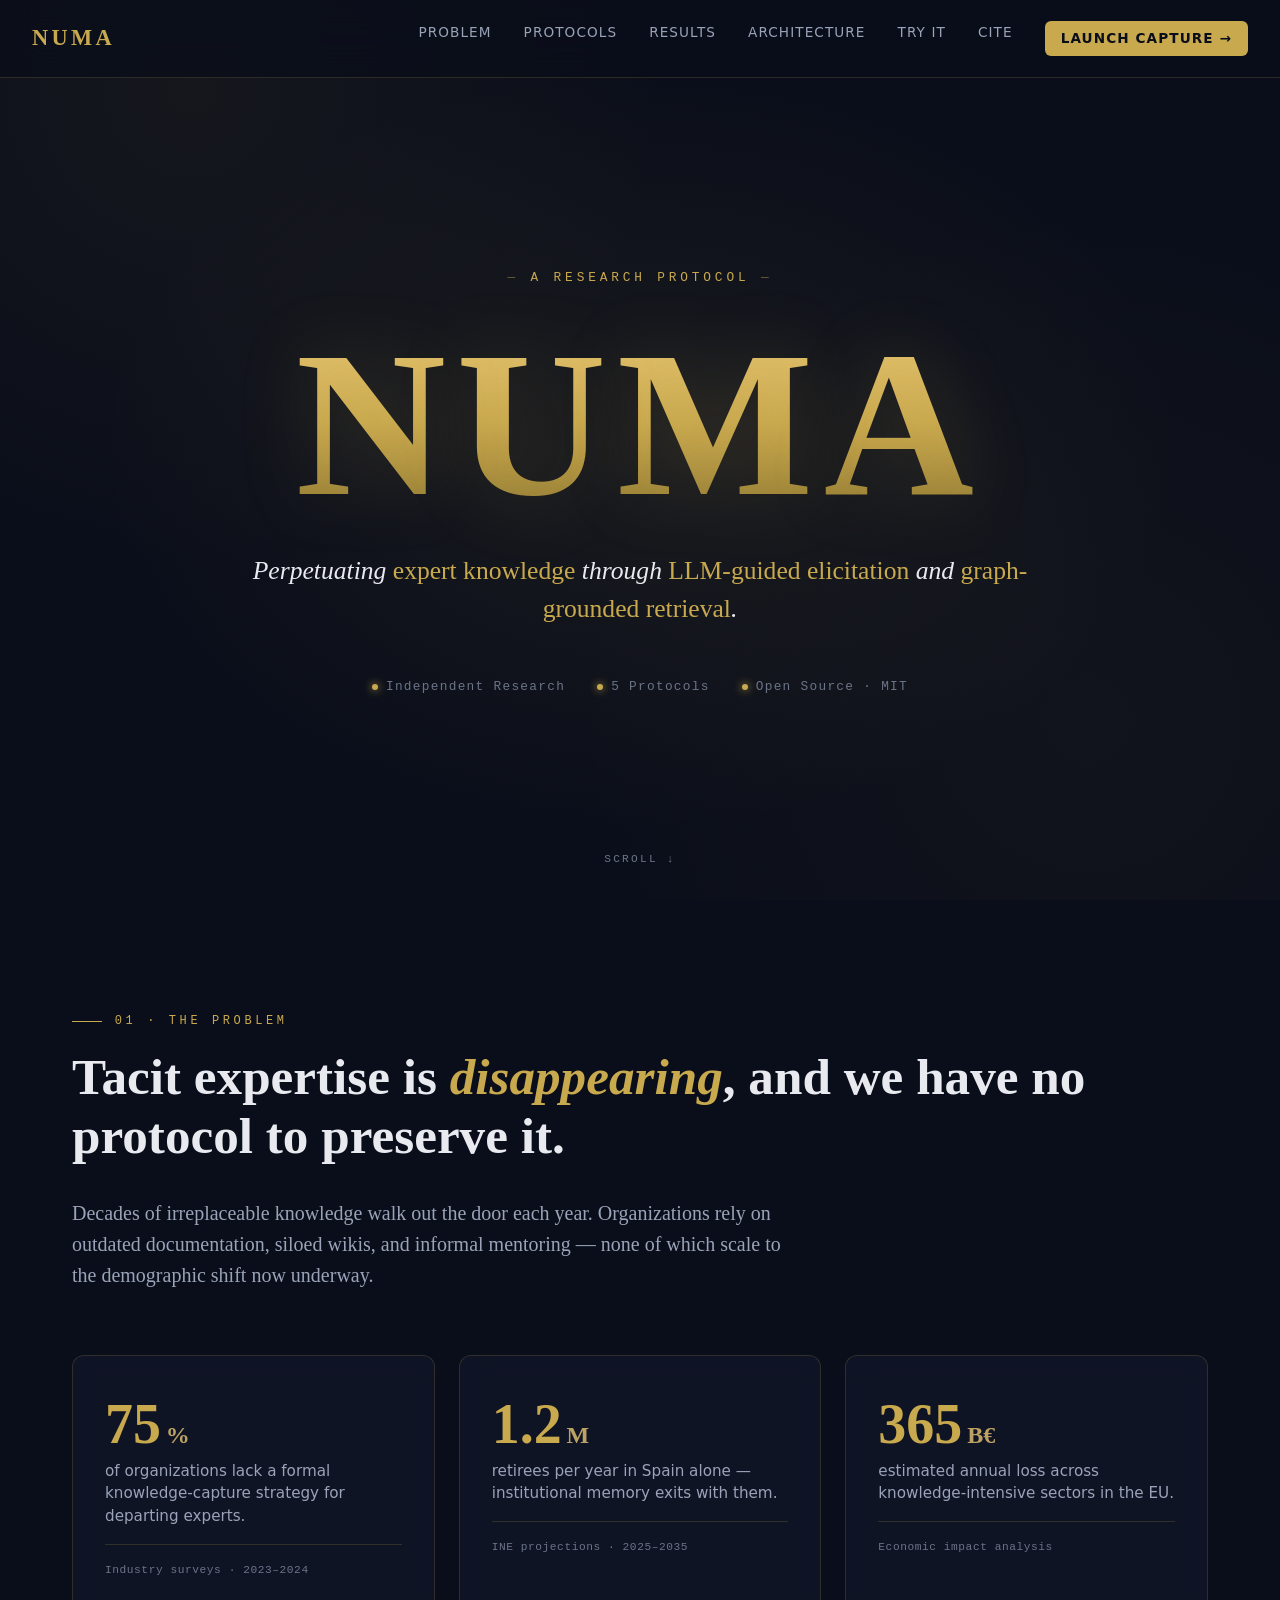
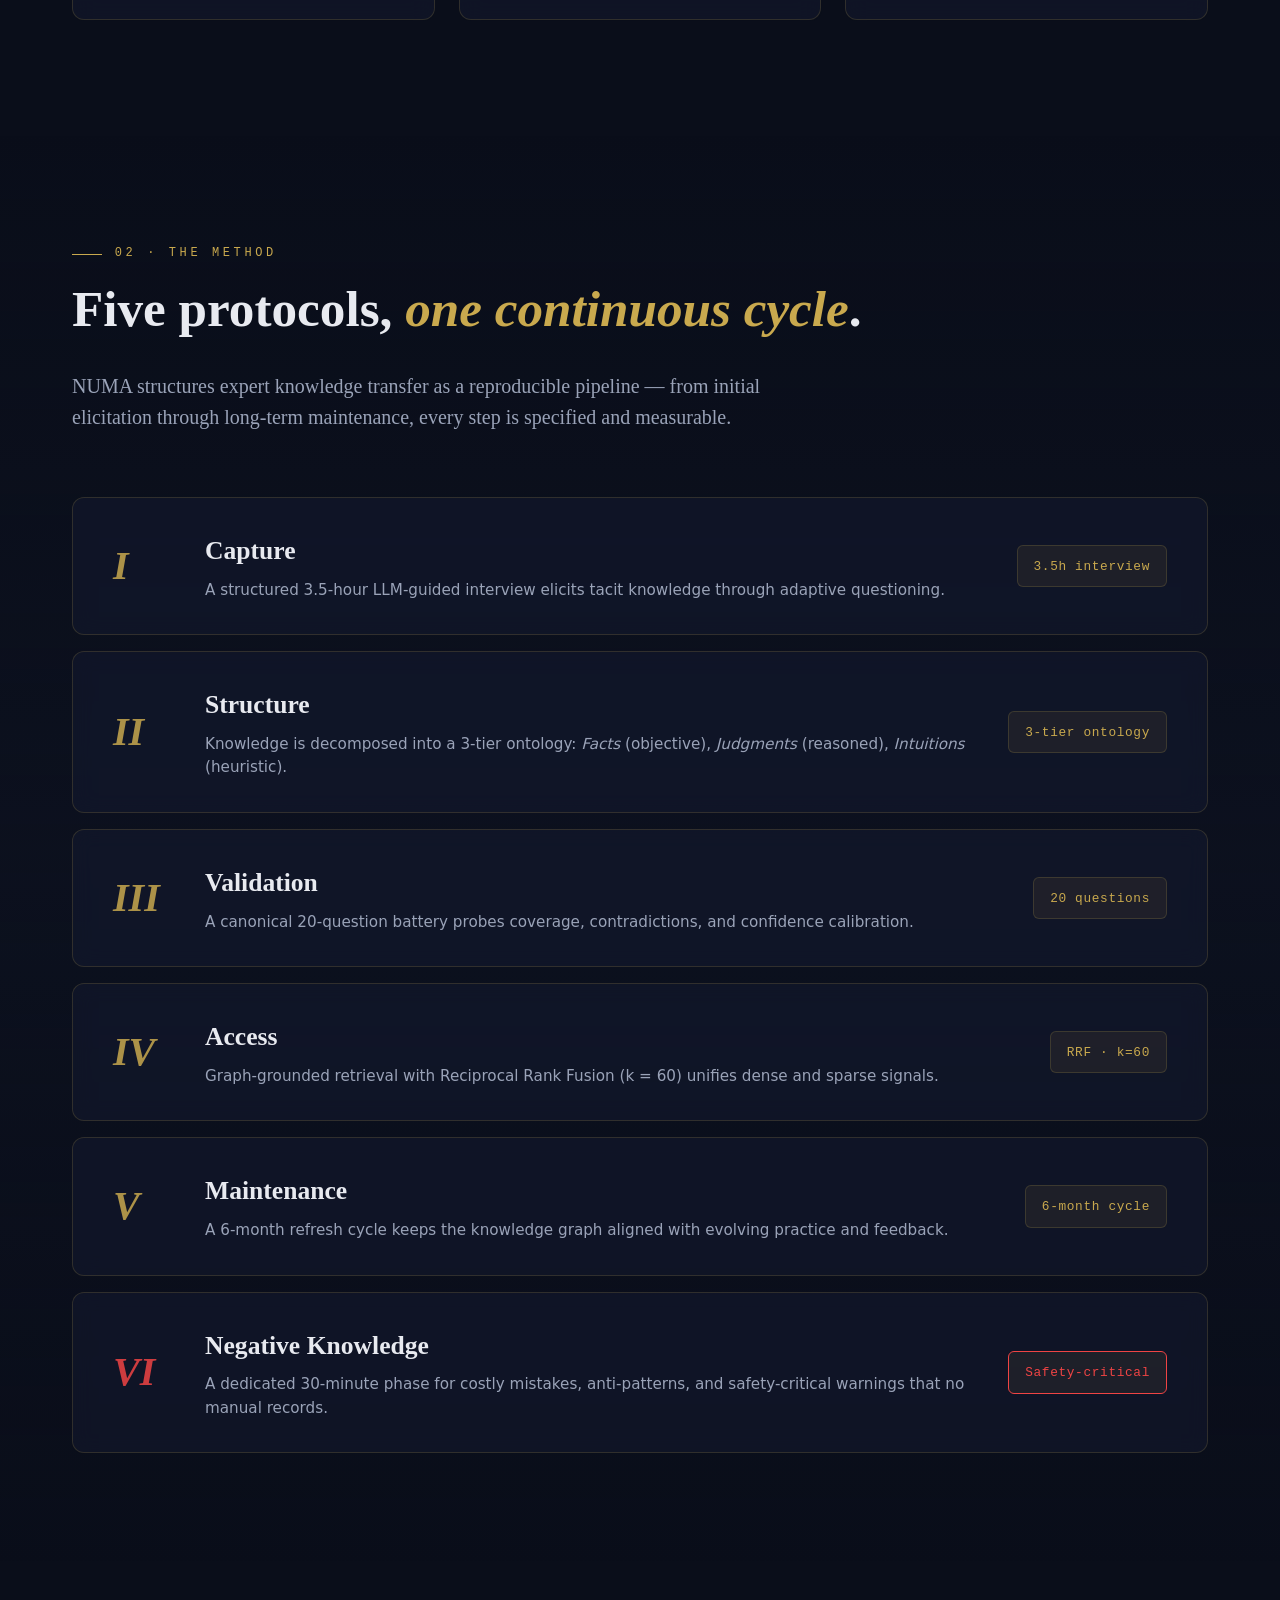
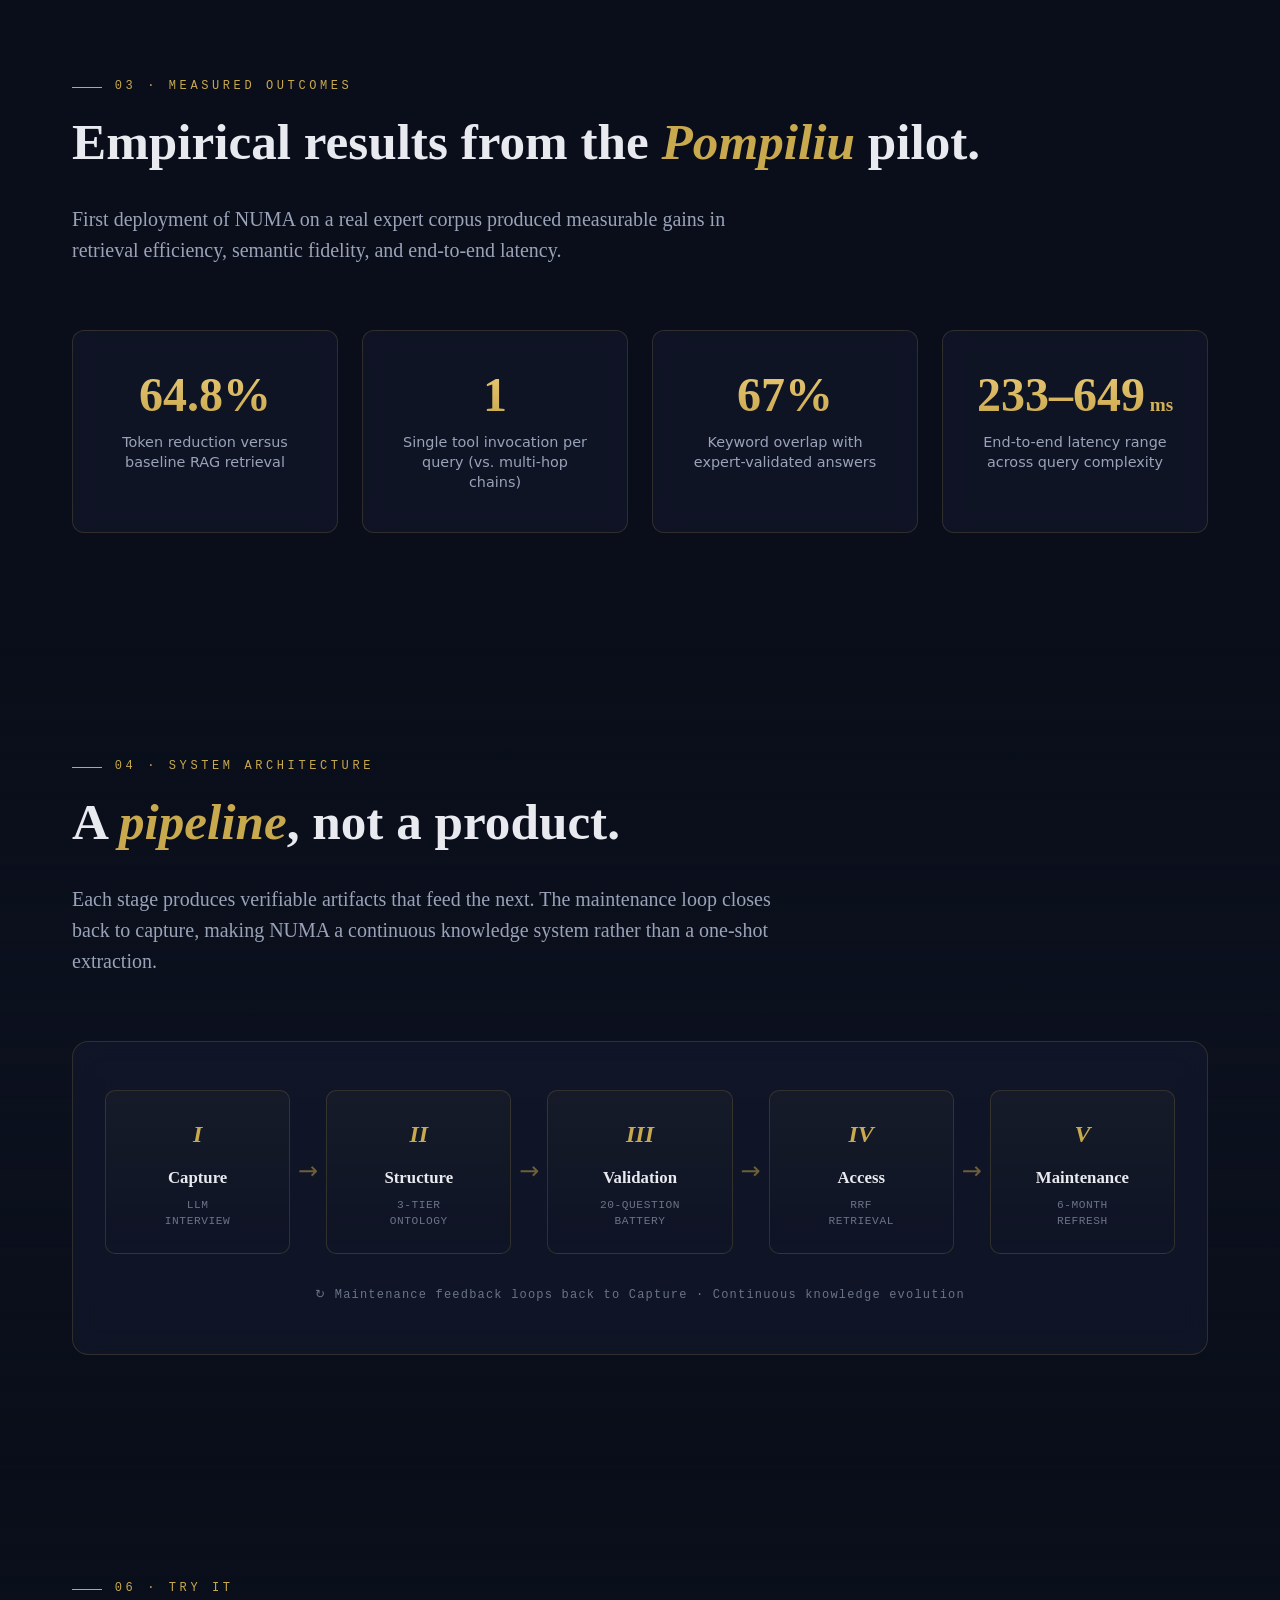
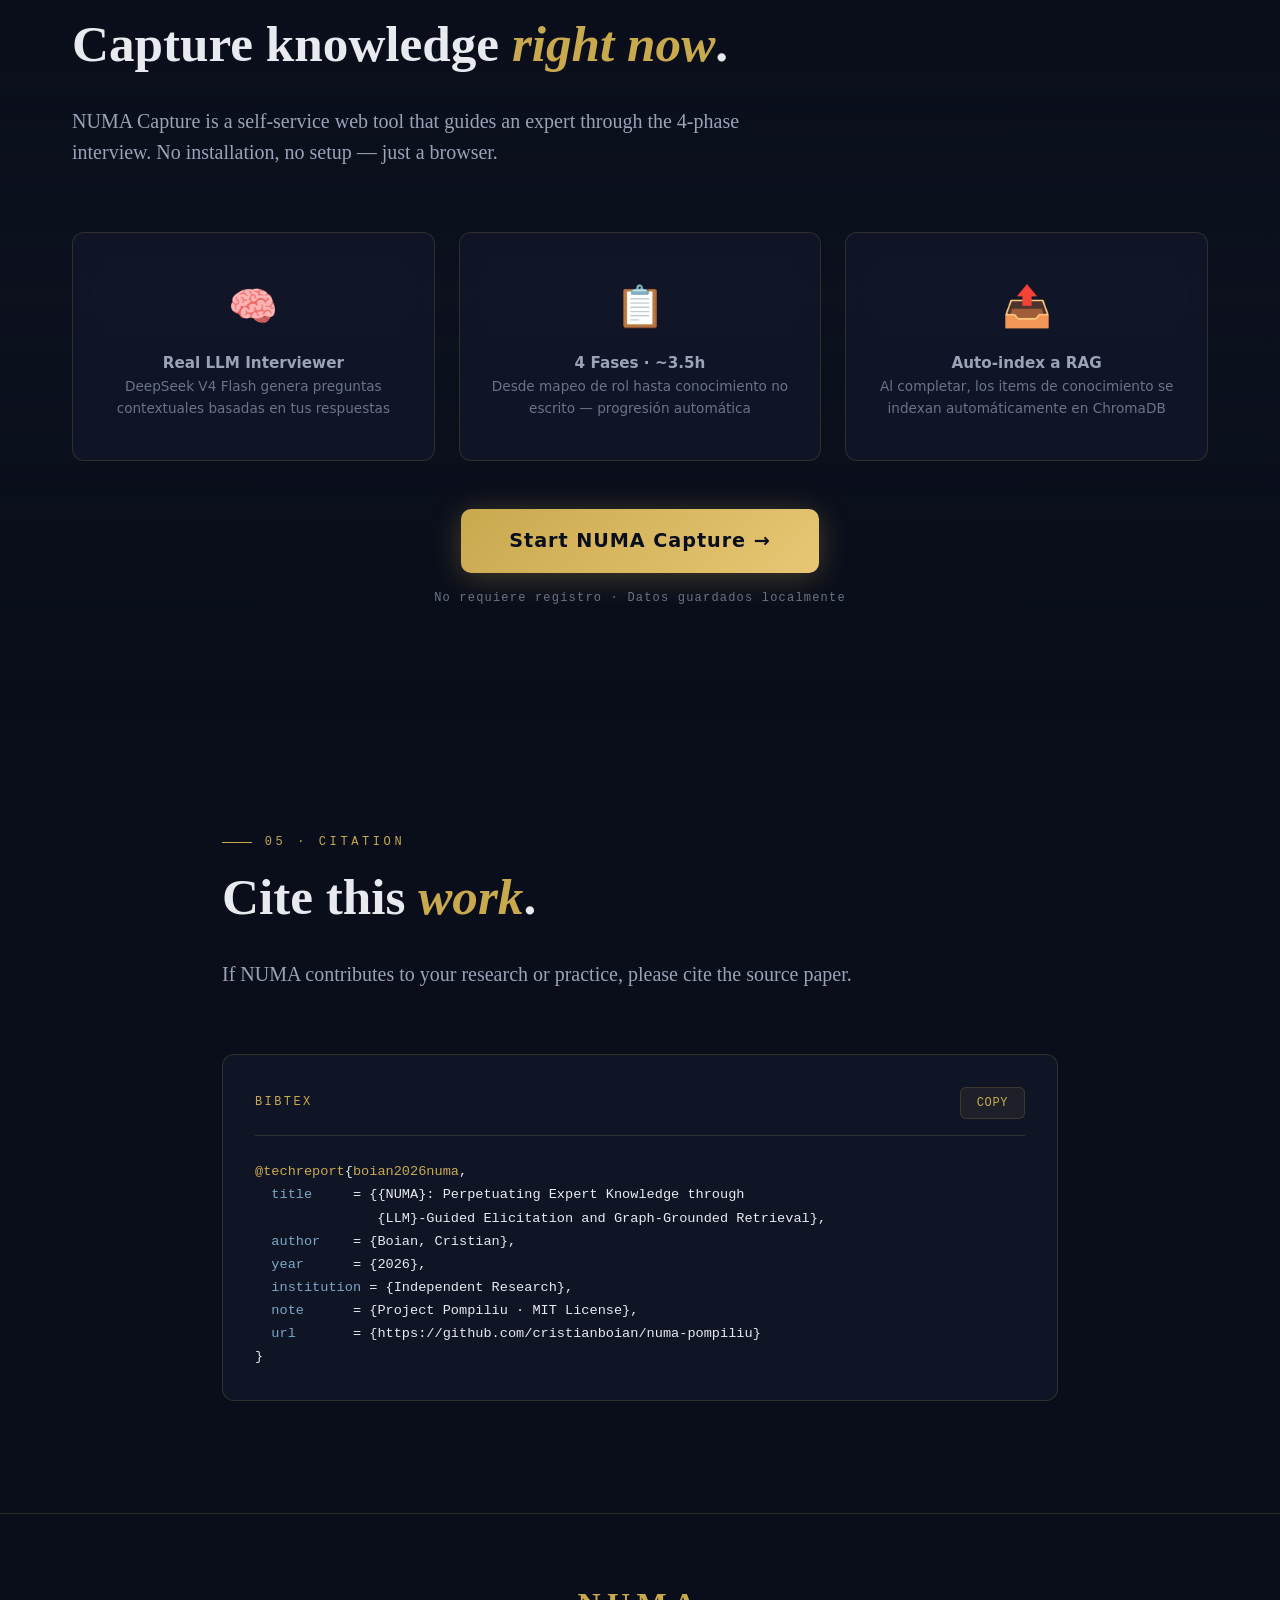
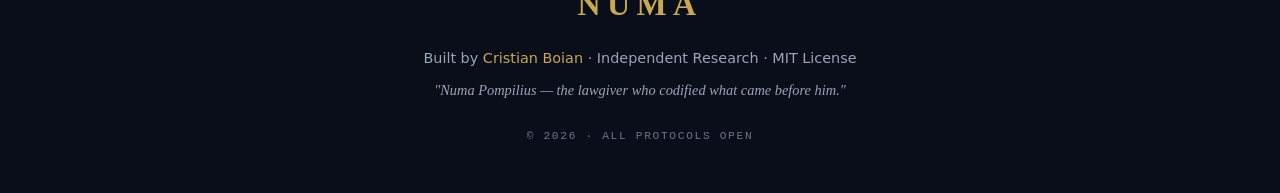
<file: implementation/numa-capture-web/frontend/index.html>
<!DOCTYPE html>
<html lang="en">
<head>
<meta charset="UTF-8">
<meta name="viewport" content="width=device-width, initial-scale=1.0">
<title>NUMA — Perpetuating Expert Knowledge</title>
<meta name="description" content="NUMA: Perpetuating Expert Knowledge through LLM-Guided Elicitation and Graph-Grounded Retrieval.">
<link rel="icon" href="data:image/svg+xml,%3Csvg xmlns='http://www.w3.org/2000/svg' viewBox='0 0 64 64'%3E%3Crect width='64' height='64' rx='12' fill='%230A0E1A'/%3E%3Ctext x='50%25' y='54%25' text-anchor='middle' font-family='Georgia,serif' font-size='34' font-weight='700' fill='%23C9A94E' dominant-baseline='middle'%3EN%3C/text%3E%3C/svg%3E">
<style>
  :root {
    --bg: #0A0E1A;
    --bg-elevated: #0F1525;
    --bg-card: rgba(20, 27, 48, 0.55);
    --border: rgba(201, 169, 78, 0.18);
    --border-strong: rgba(201, 169, 78, 0.45);
    --gold: #C9A94E;
    --gold-bright: #E8C674;
    --gold-soft: rgba(201, 169, 78, 0.08);
    --text: #E8EAF0;
    --text-muted: #9AA3B8;
    --text-dim: #6B7488;
    --serif: 'Cormorant Garamond', 'Playfair Display', Georgia, 'Times New Roman', serif;
    --sans: 'Inter', -apple-system, BlinkMacSystemFont, 'Segoe UI', system-ui, sans-serif;
    --mono: 'JetBrains Mono', 'SF Mono', Menlo, Consolas, monospace;
  }

  * { box-sizing: border-box; margin: 0; padding: 0; }

  html { scroll-behavior: smooth; }

  body {
    background: var(--bg);
    color: var(--text);
    font-family: var(--sans);
    line-height: 1.65;
    font-size: 16px;
    overflow-x: hidden;
    background-image:
      radial-gradient(circle at 15% 10%, rgba(201, 169, 78, 0.06) 0%, transparent 35%),
      radial-gradient(circle at 85% 80%, rgba(201, 169, 78, 0.04) 0%, transparent 40%);
    background-attachment: fixed;
  }

  ::selection { background: var(--gold); color: var(--bg); }

  /* Navigation */
  nav {
    position: fixed;
    top: 0; left: 0; right: 0;
    z-index: 100;
    padding: 1.25rem 2rem;
    background: rgba(10, 14, 26, 0.75);
    backdrop-filter: blur(20px);
    -webkit-backdrop-filter: blur(20px);
    border-bottom: 1px solid var(--border);
    display: flex;
    justify-content: space-between;
    align-items: center;
    transition: padding 0.3s ease;
  }

  nav.scrolled { padding: 0.85rem 2rem; }

  .nav-logo {
    font-family: var(--serif);
    font-size: 1.4rem;
    font-weight: 700;
    color: var(--gold);
    letter-spacing: 0.15em;
  }

  .nav-links { display: flex; gap: 2rem; }
  .nav-links a {
    color: var(--text-muted);
    text-decoration: none;
    font-size: 0.85rem;
    letter-spacing: 0.08em;
    text-transform: uppercase;
    transition: color 0.25s ease;
  }
  .nav-links a:hover { color: var(--gold); }
  .nav-cta {
    background: var(--gold);
    color: var(--bg) !important;
    padding: 0.4rem 1rem;
    border-radius: 6px;
    font-weight: 600;
  }
  .nav-cta:hover { background: var(--gold-bright) !important; color: var(--bg) !important; }

  /* Container */
  .container {
    max-width: 1200px;
    margin: 0 auto;
    padding: 0 2rem;
  }

  /* Hero */
  .hero {
    min-height: 100vh;
    display: flex;
    flex-direction: column;
    justify-content: center;
    align-items: center;
    text-align: center;
    position: relative;
    padding: 8rem 2rem 4rem;
  }

  .hero::before {
    content: '';
    position: absolute;
    inset: 0;
    background:
      radial-gradient(ellipse at center, rgba(201, 169, 78, 0.08) 0%, transparent 60%);
    pointer-events: none;
  }

  .hero-eyebrow {
    font-family: var(--mono);
    font-size: 0.8rem;
    color: var(--gold);
    letter-spacing: 0.3em;
    text-transform: uppercase;
    margin-bottom: 2rem;
    opacity: 0;
    animation: fadeUp 0.9s ease 0.1s forwards;
  }

  .hero-eyebrow::before, .hero-eyebrow::after {
    content: '— ';
    color: var(--gold);
    opacity: 0.5;
  }
  .hero-eyebrow::after { content: ' —'; }

  .hero-logo {
    font-family: var(--serif);
    font-size: clamp(5rem, 18vw, 13rem);
    font-weight: 700;
    letter-spacing: 0.05em;
    line-height: 1;
    background: linear-gradient(180deg, var(--gold-bright) 0%, var(--gold) 50%, #8B7530 100%);
    -webkit-background-clip: text;
    background-clip: text;
    -webkit-text-fill-color: transparent;
    margin-bottom: 1.5rem;
    opacity: 0;
    animation: fadeUp 1s ease 0.3s forwards;
    text-shadow: 0 0 80px rgba(201, 169, 78, 0.2);
  }

  .hero-subtitle {
    font-family: var(--serif);
    font-size: clamp(1.1rem, 2.3vw, 1.6rem);
    font-weight: 400;
    font-style: italic;
    color: var(--text);
    max-width: 780px;
    line-height: 1.5;
    margin-bottom: 3rem;
    opacity: 0;
    animation: fadeUp 1s ease 0.5s forwards;
  }

  .hero-subtitle .keyword { color: var(--gold); font-style: normal; font-weight: 500; }

  .hero-meta {
    display: flex;
    gap: 2rem;
    flex-wrap: wrap;
    justify-content: center;
    font-family: var(--mono);
    font-size: 0.8rem;
    color: var(--text-dim);
    letter-spacing: 0.1em;
    opacity: 0;
    animation: fadeUp 1s ease 0.7s forwards;
  }

  .hero-meta span { display: flex; align-items: center; gap: 0.5rem; }
  .hero-meta .dot {
    width: 6px; height: 6px; border-radius: 50%;
    background: var(--gold);
    box-shadow: 0 0 8px var(--gold);
  }

  .scroll-hint {
    position: absolute;
    bottom: 2rem;
    left: 50%;
    transform: translateX(-50%);
    color: var(--text-dim);
    font-family: var(--mono);
    font-size: 0.7rem;
    letter-spacing: 0.2em;
    opacity: 0;
    animation: fadeIn 1s ease 1.5s forwards, bounce 2s ease-in-out 2s infinite;
  }

  /* Section base */
  section {
    padding: 7rem 0;
    position: relative;
  }

  .section-eyebrow {
    font-family: var(--mono);
    font-size: 0.75rem;
    color: var(--gold);
    letter-spacing: 0.3em;
    text-transform: uppercase;
    margin-bottom: 1rem;
    display: flex;
    align-items: center;
    gap: 0.8rem;
  }

  .section-eyebrow::before {
    content: '';
    width: 30px;
    height: 1px;
    background: var(--gold);
  }

  .section-title {
    font-family: var(--serif);
    font-size: clamp(2rem, 4.5vw, 3.2rem);
    font-weight: 600;
    line-height: 1.15;
    margin-bottom: 2rem;
    color: var(--text);
  }

  .section-title em { color: var(--gold); font-style: italic; }

  .section-lead {
    font-family: var(--serif);
    font-size: 1.25rem;
    color: var(--text-muted);
    max-width: 720px;
    line-height: 1.55;
    margin-bottom: 4rem;
  }

  /* Problem section */
  .problem-grid {
    display: grid;
    grid-template-columns: repeat(auto-fit, minmax(280px, 1fr));
    gap: 1.5rem;
    margin-top: 3rem;
  }

  .stat-card {
    background: var(--bg-card);
    border: 1px solid var(--border);
    border-radius: 12px;
    padding: 2.5rem 2rem;
    backdrop-filter: blur(12px);
    -webkit-backdrop-filter: blur(12px);
    transition: all 0.35s ease;
    position: relative;
    overflow: hidden;
  }

  .stat-card::before {
    content: '';
    position: absolute;
    top: 0; left: 0; right: 0;
    height: 2px;
    background: linear-gradient(90deg, transparent, var(--gold), transparent);
    opacity: 0;
    transition: opacity 0.3s;
  }

  .stat-card:hover {
    transform: translateY(-4px);
    border-color: var(--border-strong);
    background: rgba(20, 27, 48, 0.75);
  }
  .stat-card:hover::before { opacity: 1; }

  .stat-number {
    font-family: var(--serif);
    font-size: 3.5rem;
    font-weight: 700;
    color: var(--gold);
    line-height: 1;
    margin-bottom: 0.5rem;
    display: flex;
    align-items: baseline;
    gap: 0.3rem;
  }
  .stat-number .unit {
    font-size: 1.5rem;
    color: var(--gold-bright);
    opacity: 0.8;
  }

  .stat-label {
    font-size: 0.95rem;
    color: var(--text-muted);
    line-height: 1.5;
  }

  .stat-source {
    margin-top: 1rem;
    padding-top: 1rem;
    border-top: 1px solid var(--border);
    font-family: var(--mono);
    font-size: 0.7rem;
    color: var(--text-dim);
    letter-spacing: 0.05em;
  }

  /* Protocols */
  .protocols-section {
    background: linear-gradient(180deg, transparent, rgba(15, 21, 37, 0.4), transparent);
  }

  .protocol-list {
    display: flex;
    flex-direction: column;
    gap: 1rem;
    margin-top: 3rem;
  }

  .protocol {
    background: var(--bg-card);
    border: 1px solid var(--border);
    border-radius: 12px;
    padding: 2rem 2.5rem;
    backdrop-filter: blur(10px);
    -webkit-backdrop-filter: blur(10px);
    display: grid;
    grid-template-columns: auto 1fr auto;
    gap: 2rem;
    align-items: center;
    transition: all 0.35s ease;
    cursor: default;
  }

  .protocol:hover {
    border-color: var(--border-strong);
    transform: translateX(4px);
    background: rgba(20, 27, 48, 0.75);
  }

  .protocol-num {
    font-family: var(--serif);
    font-size: 2.5rem;
    font-weight: 700;
    color: var(--gold);
    font-style: italic;
    min-width: 60px;
    line-height: 1;
    opacity: 0.85;
  }

  .protocol-content h3 {
    font-family: var(--serif);
    font-size: 1.6rem;
    font-weight: 600;
    color: var(--text);
    margin-bottom: 0.4rem;
  }
  .protocol-content p {
    color: var(--text-muted);
    font-size: 0.95rem;
    line-height: 1.55;
  }

  .protocol-metric {
    font-family: var(--mono);
    font-size: 0.8rem;
    color: var(--gold);
    background: var(--gold-soft);
    border: 1px solid var(--border);
    padding: 0.6rem 1rem;
    border-radius: 6px;
    white-space: nowrap;
    letter-spacing: 0.05em;
  }

  /* Results */
  .results-grid {
    display: grid;
    grid-template-columns: repeat(auto-fit, minmax(220px, 1fr));
    gap: 1.5rem;
    margin-top: 3rem;
  }

  .result-card {
    background: var(--bg-card);
    border: 1px solid var(--border);
    border-radius: 12px;
    padding: 2.5rem 2rem;
    text-align: center;
    backdrop-filter: blur(12px);
    -webkit-backdrop-filter: blur(12px);
    transition: all 0.35s ease;
    position: relative;
  }

  .result-card:hover {
    transform: translateY(-4px);
    border-color: var(--border-strong);
    box-shadow: 0 20px 40px -20px rgba(201, 169, 78, 0.15);
  }

  .result-value {
    font-family: var(--serif);
    font-size: 3rem;
    font-weight: 700;
    background: linear-gradient(180deg, var(--gold-bright), var(--gold));
    -webkit-background-clip: text;
    background-clip: text;
    -webkit-text-fill-color: transparent;
    line-height: 1;
    margin-bottom: 0.8rem;
  }

  .result-label {
    color: var(--text-muted);
    font-size: 0.9rem;
    line-height: 1.4;
  }

  /* Architecture diagram */
  .architecture {
    margin-top: 3rem;
    padding: 3rem 2rem;
    background: var(--bg-card);
    border: 1px solid var(--border);
    border-radius: 16px;
    backdrop-filter: blur(12px);
    -webkit-backdrop-filter: blur(12px);
    overflow-x: auto;
  }

  .pipeline {
    display: flex;
    align-items: stretch;
    justify-content: center;
    gap: 0.5rem;
    min-width: 720px;
    margin: 0 auto;
  }

  .pipeline-step {
    flex: 1;
    background: linear-gradient(180deg, rgba(201, 169, 78, 0.04), transparent);
    border: 1px solid var(--border);
    border-radius: 10px;
    padding: 1.5rem 1rem;
    text-align: center;
    transition: all 0.3s ease;
    position: relative;
    min-width: 110px;
  }

  .pipeline-step:hover {
    background: linear-gradient(180deg, rgba(201, 169, 78, 0.12), rgba(201, 169, 78, 0.02));
    border-color: var(--border-strong);
    transform: translateY(-3px);
  }

  .pipeline-icon {
    font-family: var(--serif);
    font-size: 1.5rem;
    font-weight: 700;
    color: var(--gold);
    margin-bottom: 0.6rem;
    font-style: italic;
  }

  .pipeline-name {
    font-family: var(--serif);
    font-size: 1.05rem;
    font-weight: 600;
    color: var(--text);
    margin-bottom: 0.4rem;
  }

  .pipeline-desc {
    font-family: var(--mono);
    font-size: 0.7rem;
    color: var(--text-dim);
    letter-spacing: 0.05em;
    line-height: 1.4;
  }

  .pipeline-arrow {
    display: flex;
    align-items: center;
    color: var(--gold);
    font-size: 1.5rem;
    opacity: 0.5;
    min-width: 20px;
    justify-content: center;
  }

  .pipeline-legend {
    margin-top: 2rem;
    text-align: center;
    font-family: var(--mono);
    font-size: 0.75rem;
    color: var(--text-dim);
    letter-spacing: 0.1em;
  }

  /* Citation */
  .citation-block {
    background: var(--bg-elevated);
    border: 1px solid var(--border);
    border-radius: 12px;
    padding: 2rem;
    margin-top: 2rem;
    position: relative;
    overflow: hidden;
  }

  .citation-header {
    display: flex;
    justify-content: space-between;
    align-items: center;
    margin-bottom: 1.5rem;
    padding-bottom: 1rem;
    border-bottom: 1px solid var(--border);
  }

  .citation-label {
    font-family: var(--mono);
    font-size: 0.75rem;
    color: var(--gold);
    letter-spacing: 0.2em;
    text-transform: uppercase;
  }

  .copy-btn {
    background: var(--gold-soft);
    border: 1px solid var(--border);
    color: var(--gold);
    padding: 0.5rem 1rem;
    border-radius: 6px;
    font-family: var(--mono);
    font-size: 0.75rem;
    cursor: pointer;
    letter-spacing: 0.05em;
    transition: all 0.25s ease;
  }

  .copy-btn:hover {
    background: rgba(201, 169, 78, 0.15);
    border-color: var(--border-strong);
    color: var(--gold-bright);
  }

  .copy-btn.copied {
    background: var(--gold);
    color: var(--bg);
    border-color: var(--gold);
  }

  .citation-code {
    font-family: var(--mono);
    font-size: 0.85rem;
    color: var(--text);
    line-height: 1.7;
    overflow-x: auto;
    white-space: pre;
    padding: 0;
  }

  .citation-code .key { color: var(--gold); }
  .citation-code .field { color: #7BA7C6; }
  .citation-code .value { color: var(--text); }

  /* Footer */
  footer {
    padding: 4rem 2rem 3rem;
    border-top: 1px solid var(--border);
    text-align: center;
    background: rgba(10, 14, 26, 0.5);
  }

  .footer-logo {
    font-family: var(--serif);
    font-size: 2rem;
    font-weight: 700;
    color: var(--gold);
    letter-spacing: 0.2em;
    margin-bottom: 1rem;
  }

  .footer-text {
    color: var(--text-muted);
    font-size: 0.9rem;
    margin-bottom: 0.5rem;
  }

  .footer-text a {
    color: var(--gold);
    text-decoration: none;
    border-bottom: 1px solid transparent;
    transition: border-color 0.25s;
  }
  .footer-text a:hover { border-bottom-color: var(--gold); }

  .footer-meta {
    font-family: var(--mono);
    font-size: 0.7rem;
    color: var(--text-dim);
    letter-spacing: 0.15em;
    margin-top: 1.5rem;
  }

  /* Animations */
  @keyframes fadeUp {
    from { opacity: 0; transform: translateY(20px); }
    to { opacity: 1; transform: translateY(0); }
  }

  @keyframes fadeIn {
    from { opacity: 0; }
    to { opacity: 1; }
  }

  @keyframes bounce {
    0%, 100% { transform: translate(-50%, 0); }
    50% { transform: translate(-50%, -8px); }
  }

  .reveal {
    opacity: 0;
    transform: translateY(30px);
    transition: opacity 0.8s ease, transform 0.8s ease;
  }

  .reveal.visible {
    opacity: 1;
    transform: translateY(0);
  }

  /* Responsive */
  @media (max-width: 768px) {
    nav { padding: 1rem; }
    .nav-links { display: none; }
    .container { padding: 0 1.25rem; }
    section { padding: 5rem 0; }
    .protocol {
      grid-template-columns: 1fr;
      gap: 1rem;
      padding: 1.75rem;
      text-align: center;
    }
    .protocol-num { margin: 0 auto; }
    .protocol-metric { justify-self: center; }
    .hero { padding-top: 6rem; }
  }
</style>
</head>
<body>

<nav id="nav">
  <div class="nav-logo">NUMA</div>
  <div class="nav-links">
    <a href="#problem">Problem</a>
    <a href="#protocols">Protocols</a>
    <a href="#results">Results</a>
    <a href="#architecture">Architecture</a>
    <a href="#try">Try It</a>
    <a href="#citation">Cite</a>
    <a href="/capture" class="nav-cta">Launch Capture →</a>
  </div>
</nav>

<!-- HERO -->
<header class="hero">
  <div class="hero-eyebrow">A Research Protocol</div>
  <h1 class="hero-logo">NUMA</h1>
  <p class="hero-subtitle">
    Perpetuating <span class="keyword">expert knowledge</span> through
    <span class="keyword">LLM-guided elicitation</span> and
    <span class="keyword">graph-grounded retrieval</span>.
  </p>
  <div class="hero-meta">
    <span><span class="dot"></span>Independent Research</span>
    <span><span class="dot"></span>5 Protocols</span>
    <span><span class="dot"></span>Open Source · MIT</span>
  </div>
  <div class="scroll-hint">SCROLL ↓</div>
</header>

<!-- PROBLEM -->
<section id="problem">
  <div class="container">
    <div class="reveal">
      <div class="section-eyebrow">01 · The Problem</div>
      <h2 class="section-title">Tacit expertise is <em>disappearing</em>, and we have no protocol to preserve it.</h2>
      <p class="section-lead">
        Decades of irreplaceable knowledge walk out the door each year. Organizations rely on outdated documentation,
        siloed wikis, and informal mentoring — none of which scale to the demographic shift now underway.
      </p>
    </div>

    <div class="problem-grid">
      <div class="stat-card reveal">
        <div class="stat-number">75<span class="unit">%</span></div>
        <div class="stat-label">of organizations lack a formal knowledge-capture strategy for departing experts.</div>
        <div class="stat-source">Industry surveys · 2023–2024</div>
      </div>
      <div class="stat-card reveal">
        <div class="stat-number">1.2<span class="unit">M</span></div>
        <div class="stat-label">retirees per year in Spain alone — institutional memory exits with them.</div>
        <div class="stat-source">INE projections · 2025–2035</div>
      </div>
      <div class="stat-card reveal">
        <div class="stat-number">365<span class="unit">B€</span></div>
        <div class="stat-label">estimated annual loss across knowledge-intensive sectors in the EU.</div>
        <div class="stat-source">Economic impact analysis</div>
      </div>
    </div>
  </div>
</section>

<!-- PROTOCOLS -->
<section id="protocols" class="protocols-section">
  <div class="container">
    <div class="reveal">
      <div class="section-eyebrow">02 · The Method</div>
      <h2 class="section-title">Five protocols, <em>one continuous cycle</em>.</h2>
      <p class="section-lead">
        NUMA structures expert knowledge transfer as a reproducible pipeline — from initial elicitation
        through long-term maintenance, every step is specified and measurable.
      </p>
    </div>

    <div class="protocol-list">
      <div class="protocol reveal">
        <div class="protocol-num">I</div>
        <div class="protocol-content">
          <h3>Capture</h3>
          <p>A structured 3.5-hour LLM-guided interview elicits tacit knowledge through adaptive questioning.</p>
        </div>
        <div class="protocol-metric">3.5h interview</div>
      </div>

      <div class="protocol reveal">
        <div class="protocol-num">II</div>
        <div class="protocol-content">
          <h3>Structure</h3>
          <p>Knowledge is decomposed into a 3-tier ontology: <em>Facts</em> (objective), <em>Judgments</em> (reasoned), <em>Intuitions</em> (heuristic).</p>
        </div>
        <div class="protocol-metric">3-tier ontology</div>
      </div>

      <div class="protocol reveal">
        <div class="protocol-num">III</div>
        <div class="protocol-content">
          <h3>Validation</h3>
          <p>A canonical 20-question battery probes coverage, contradictions, and confidence calibration.</p>
        </div>
        <div class="protocol-metric">20 questions</div>
      </div>

      <div class="protocol reveal">
        <div class="protocol-num">IV</div>
        <div class="protocol-content">
          <h3>Access</h3>
          <p>Graph-grounded retrieval with Reciprocal Rank Fusion (k = 60) unifies dense and sparse signals.</p>
        </div>
        <div class="protocol-metric">RRF · k=60</div>
      </div>

      <div class="protocol reveal">
        <div class="protocol-num">V</div>
        <div class="protocol-content">
          <h3>Maintenance</h3>
          <p>A 6-month refresh cycle keeps the knowledge graph aligned with evolving practice and feedback.</p>
        </div>
        <div class="protocol-metric">6-month cycle</div>
      </div>

      <div class="protocol reveal">
        <div class="protocol-num" style="color:#ef4444">VI</div>
        <div class="protocol-content">
          <h3>Negative Knowledge</h3>
          <p>A dedicated 30-minute phase for costly mistakes, anti-patterns, and safety-critical warnings that no manual records.</p>
        </div>
        <div class="protocol-metric" style="border-color:#ef4444;color:#ef4444">Safety-critical</div>
      </div>
    </div>
  </div>
</section>

<!-- RESULTS -->
<section id="results">
  <div class="container">
    <div class="reveal">
      <div class="section-eyebrow">03 · Measured Outcomes</div>
      <h2 class="section-title">Empirical results from the <em>Pompiliu</em> pilot.</h2>
      <p class="section-lead">
        First deployment of NUMA on a real expert corpus produced measurable gains in retrieval efficiency,
        semantic fidelity, and end-to-end latency.
      </p>
    </div>

    <div class="results-grid">
      <div class="result-card reveal">
        <div class="result-value">64.8%</div>
        <div class="result-label">Token reduction versus baseline RAG retrieval</div>
      </div>
      <div class="result-card reveal">
        <div class="result-value">1</div>
        <div class="result-label">Single tool invocation per query (vs. multi-hop chains)</div>
      </div>
      <div class="result-card reveal">
        <div class="result-value">67%</div>
        <div class="result-label">Keyword overlap with expert-validated answers</div>
      </div>
      <div class="result-card reveal">
        <div class="result-value">233–649<span style="font-size:1.2rem;color:var(--gold-bright);"> ms</span></div>
        <div class="result-label">End-to-end latency range across query complexity</div>
      </div>
    </div>
  </div>
</section>

<!-- ARCHITECTURE -->
<section id="architecture" class="protocols-section">
  <div class="container">
    <div class="reveal">
      <div class="section-eyebrow">04 · System Architecture</div>
      <h2 class="section-title">A <em>pipeline</em>, not a product.</h2>
      <p class="section-lead">
        Each stage produces verifiable artifacts that feed the next. The maintenance loop closes back to capture,
        making NUMA a continuous knowledge system rather than a one-shot extraction.
      </p>
    </div>

    <div class="architecture reveal">
      <div class="pipeline">
        <div class="pipeline-step">
          <div class="pipeline-icon">I</div>
          <div class="pipeline-name">Capture</div>
          <div class="pipeline-desc">LLM<br>INTERVIEW</div>
        </div>
        <div class="pipeline-arrow">→</div>
        <div class="pipeline-step">
          <div class="pipeline-icon">II</div>
          <div class="pipeline-name">Structure</div>
          <div class="pipeline-desc">3-TIER<br>ONTOLOGY</div>
        </div>
        <div class="pipeline-arrow">→</div>
        <div class="pipeline-step">
          <div class="pipeline-icon">III</div>
          <div class="pipeline-name">Validation</div>
          <div class="pipeline-desc">20-QUESTION<br>BATTERY</div>
        </div>
        <div class="pipeline-arrow">→</div>
        <div class="pipeline-step">
          <div class="pipeline-icon">IV</div>
          <div class="pipeline-name">Access</div>
          <div class="pipeline-desc">RRF<br>RETRIEVAL</div>
        </div>
        <div class="pipeline-arrow">→</div>
        <div class="pipeline-step">
          <div class="pipeline-icon">V</div>
          <div class="pipeline-name">Maintenance</div>
          <div class="pipeline-desc">6-MONTH<br>REFRESH</div>
        </div>
      </div>
      <div class="pipeline-legend">↻ Maintenance feedback loops back to Capture · Continuous knowledge evolution</div>
    </div>
  </div>
</section>

<!-- TRY CAPTURE -->
<section id="try" class="protocols-section">
  <div class="container">
    <div class="reveal">
      <div class="section-eyebrow">06 · Try It</div>
      <h2 class="section-title">Capture knowledge <em>right now</em>.</h2>
      <p class="section-lead">
        NUMA Capture is a self-service web tool that guides an expert through the 4-phase interview.
        No installation, no setup — just a browser.
      </p>
    </div>

    <div style="display:grid; grid-template-columns: repeat(auto-fit, minmax(220px, 1fr)); gap:1.5rem; margin:3rem 0;">
      <div class="stat-card reveal" style="text-align:center;">
        <div style="font-size:2.5rem; margin-bottom:0.8rem;">🧠</div>
        <div class="stat-label"><strong>Real LLM Interviewer</strong><br><span style="color:var(--text-dim);font-size:0.85rem;">DeepSeek V4 Flash genera preguntas contextuales basadas en tus respuestas</span></div>
      </div>
      <div class="stat-card reveal" style="text-align:center;">
        <div style="font-size:2.5rem; margin-bottom:0.8rem;">📋</div>
        <div class="stat-label"><strong>4 Fases · ~3.5h</strong><br><span style="color:var(--text-dim);font-size:0.85rem;">Desde mapeo de rol hasta conocimiento no escrito — progresión automática</span></div>
      </div>
      <div class="stat-card reveal" style="text-align:center;">
        <div style="font-size:2.5rem; margin-bottom:0.8rem;">📤</div>
        <div class="stat-label"><strong>Auto-index a RAG</strong><br><span style="color:var(--text-dim);font-size:0.85rem;">Al completar, los items de conocimiento se indexan automáticamente en ChromaDB</span></div>
      </div>
    </div>

    <div class="reveal" style="text-align:center; margin-top:2rem;">
      <a href="/capture" style="display:inline-block; background:linear-gradient(135deg, var(--gold), var(--gold-bright)); color:var(--bg); padding:1rem 3rem; border-radius:10px; font-weight:700; font-size:1.2rem; text-decoration:none; letter-spacing:0.05em; transition:all 0.3s ease; box-shadow:0 4px 30px rgba(201,169,78,0.3);" onmouseover="this.style.transform='translateY(-2px)';this.style.boxShadow='0 8px 40px rgba(201,169,78,0.4)';" onmouseout="this.style.transform='';this.style.boxShadow='0 4px 30px rgba(201,169,78,0.3)';">Start NUMA Capture →</a>
      <p style="color:var(--text-dim); font-family:var(--mono); font-size:0.75rem; margin-top:1rem; letter-spacing:0.1em;">No requiere registro · Datos guardados localmente</p>
    </div>
  </div>
</section>

<!-- CITATION -->
<section id="citation">
  <div class="container" style="max-width: 900px;">
    <div class="reveal">
      <div class="section-eyebrow">05 · Citation</div>
      <h2 class="section-title">Cite this <em>work</em>.</h2>
      <p class="section-lead">
        If NUMA contributes to your research or practice, please cite the source paper.
      </p>
    </div>

    <div class="citation-block reveal">
      <div class="citation-header">
        <span class="citation-label">BibTeX</span>
        <button class="copy-btn" onclick="copyCitation(this)">COPY</button>
      </div>
<pre class="citation-code" id="bibtex"><span class="key">@techreport</span>{<span class="key">boian2026numa</span>,
  <span class="field">title</span>     = <span class="value">{{NUMA}: Perpetuating Expert Knowledge through
               {LLM}-Guided Elicitation and Graph-Grounded Retrieval}</span>,
  <span class="field">author</span>    = <span class="value">{Boian, Cristian}</span>,
  <span class="field">year</span>      = <span class="value">{2026}</span>,
  <span class="field">institution</span> = <span class="value">{Independent Research}</span>,
  <span class="field">note</span>      = <span class="value">{Project Pompiliu · MIT License}</span>,
  <span class="field">url</span>       = <span class="value">{https://github.com/cristianboian/numa-pompiliu}</span>
}</pre>
    </div>
  </div>
</section>

<!-- FOOTER -->
<footer>
  <div class="footer-logo">NUMA</div>
  <div class="footer-text">Built by <a href="mailto:cristianboian@gmail.com">Cristian Boian</a> · Independent Research · MIT License</div>
  <div class="footer-text" style="font-style:italic;font-family:var(--serif);">"Numa Pompilius — the lawgiver who codified what came before him."</div>
  <div class="footer-meta">© 2026 · ALL PROTOCOLS OPEN</div>
</footer>

<script>
  // Nav scroll effect
  const nav = document.getElementById('nav');
  window.addEventListener('scroll', () => {
    nav.classList.toggle('scrolled', window.scrollY > 50);
  });

  // Reveal on scroll
  const observer = new IntersectionObserver((entries) => {
    entries.forEach((entry) => {
      if (entry.isIntersecting) {
        entry.target.classList.add('visible');
        observer.unobserve(entry.target);
      }
    });
  }, { threshold: 0.12, rootMargin: '0px 0px -50px 0px' });

  document.querySelectorAll('.reveal').forEach((el) => observer.observe(el));

  // Copy BibTeX
  function copyCitation(btn) {
    const text = document.getElementById('bibtex').innerText;
    navigator.clipboard.writeText(text).then(() => {
      const original = btn.textContent;
      btn.textContent = '✓ COPIED';
      btn.classList.add('copied');
      setTimeout(() => {
        btn.textContent = original;
        btn.classList.remove('copied');
      }, 2000);
    });
  }
</script>

</body>
</html>
</file>
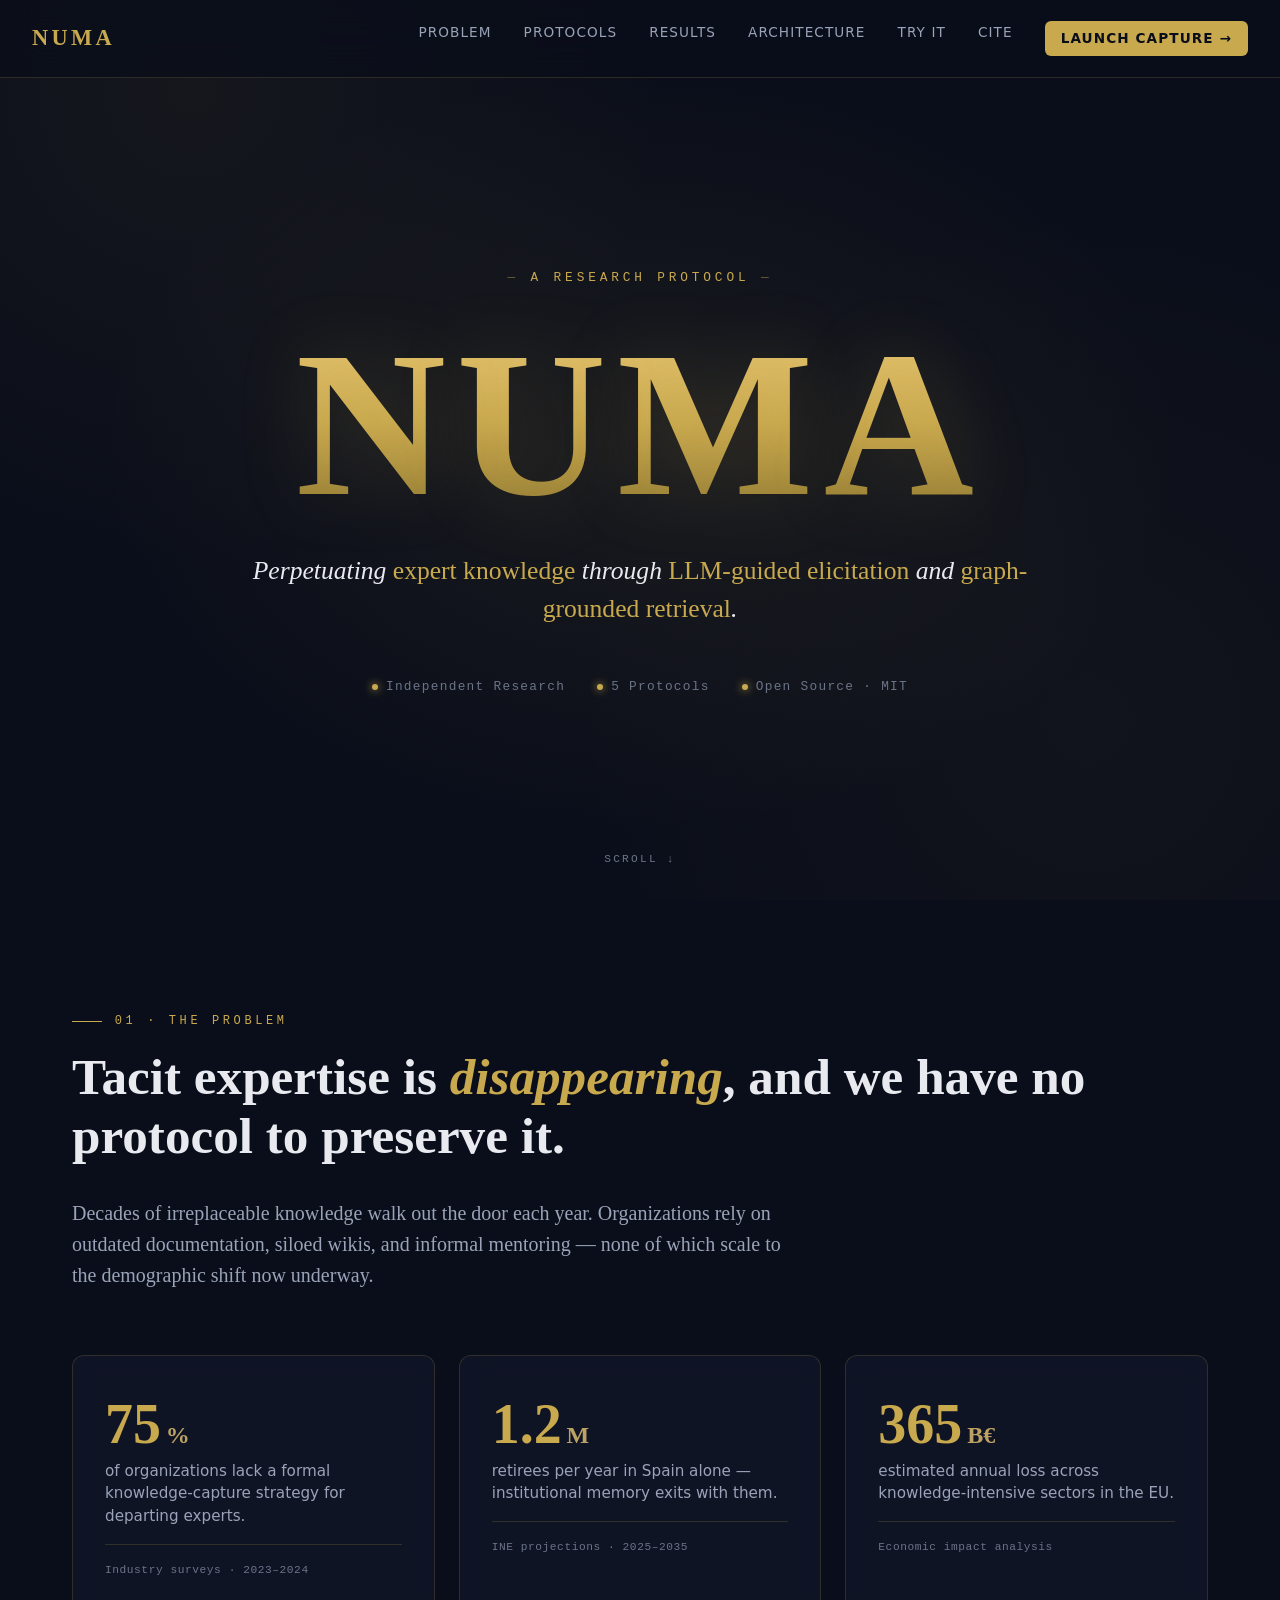
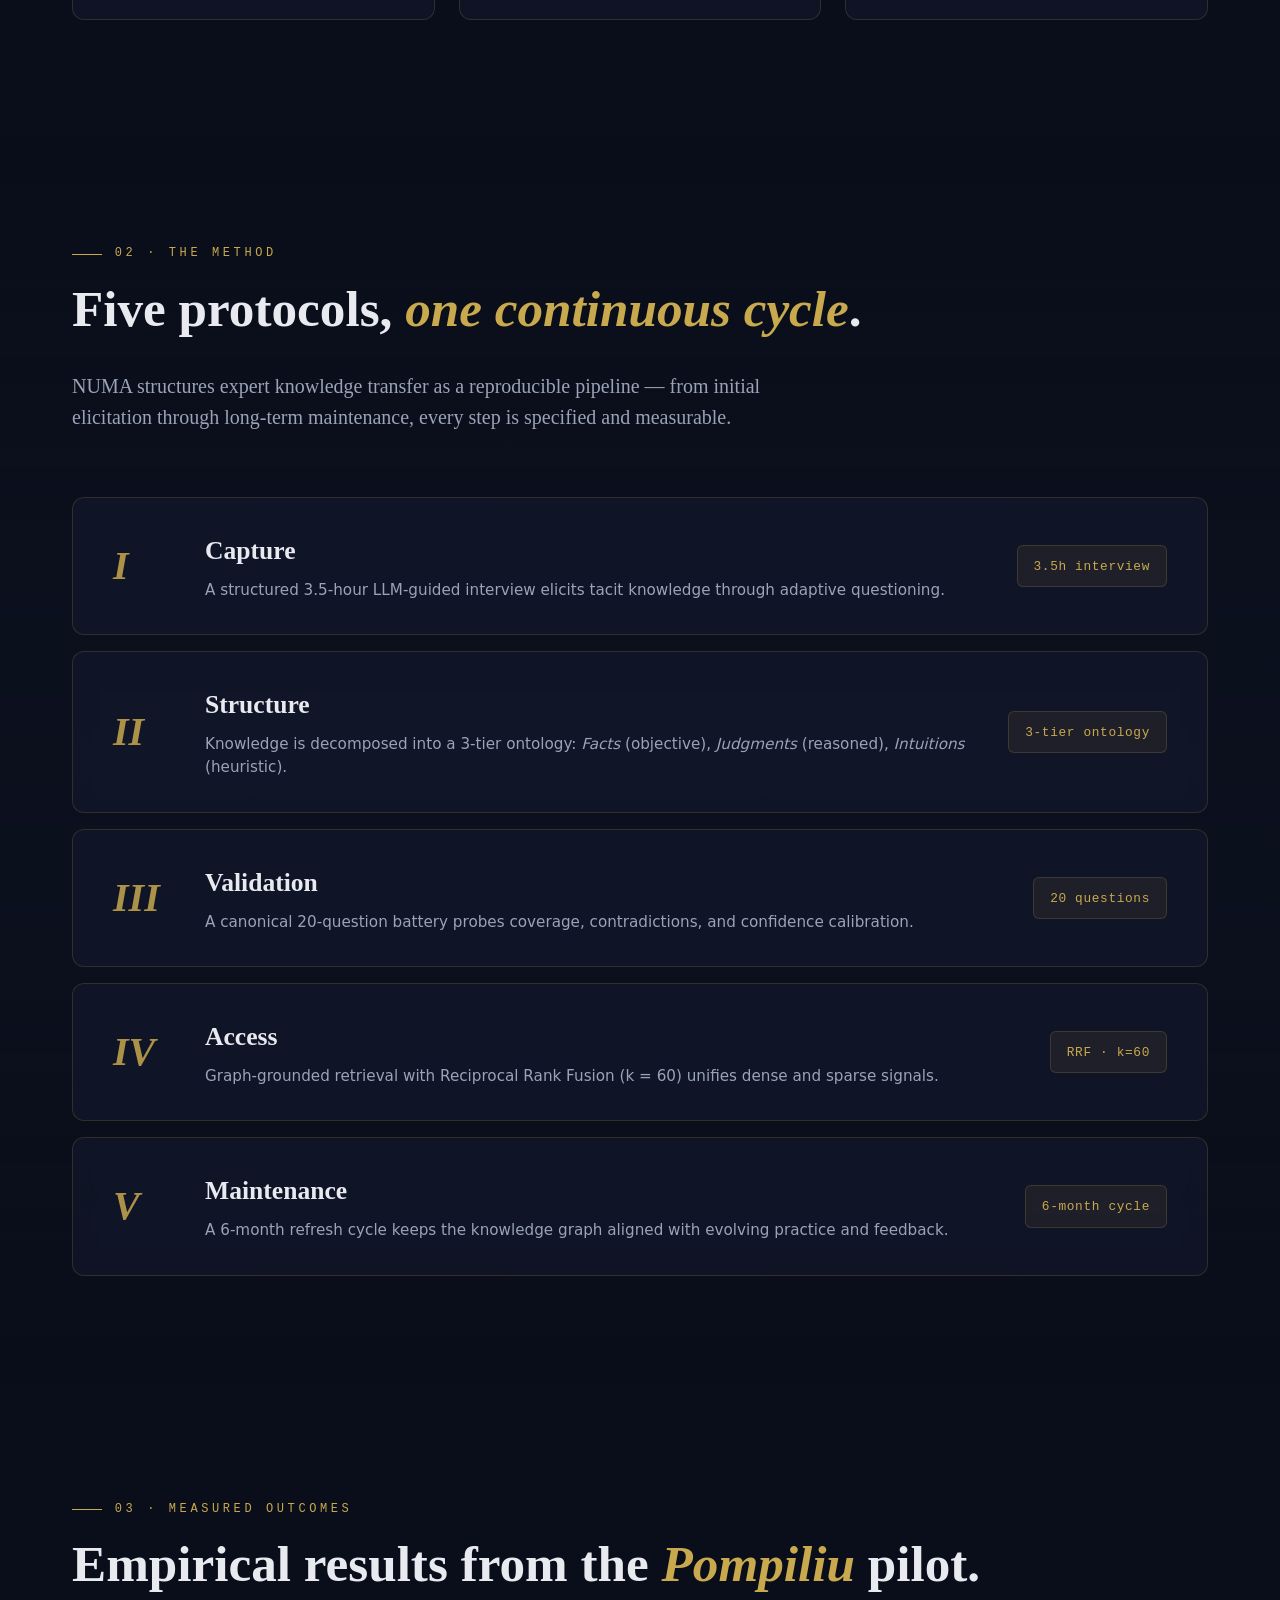
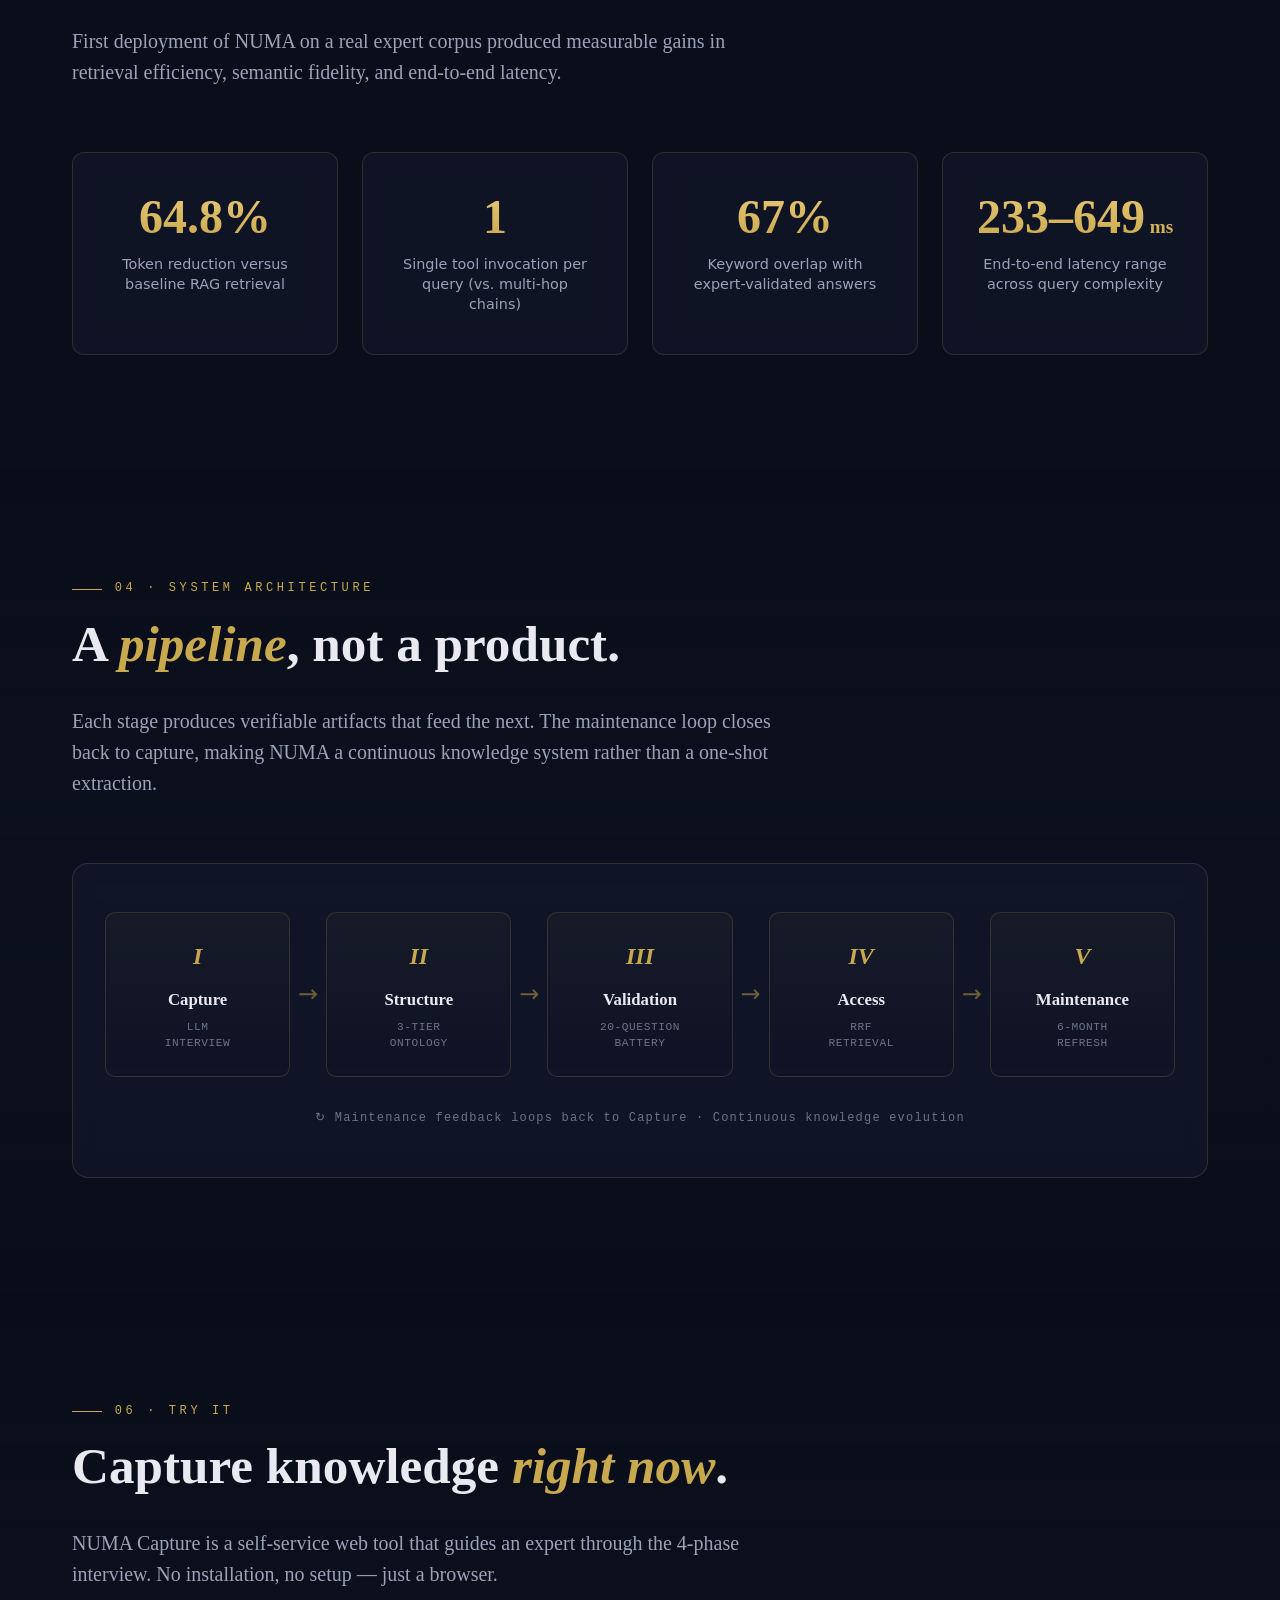
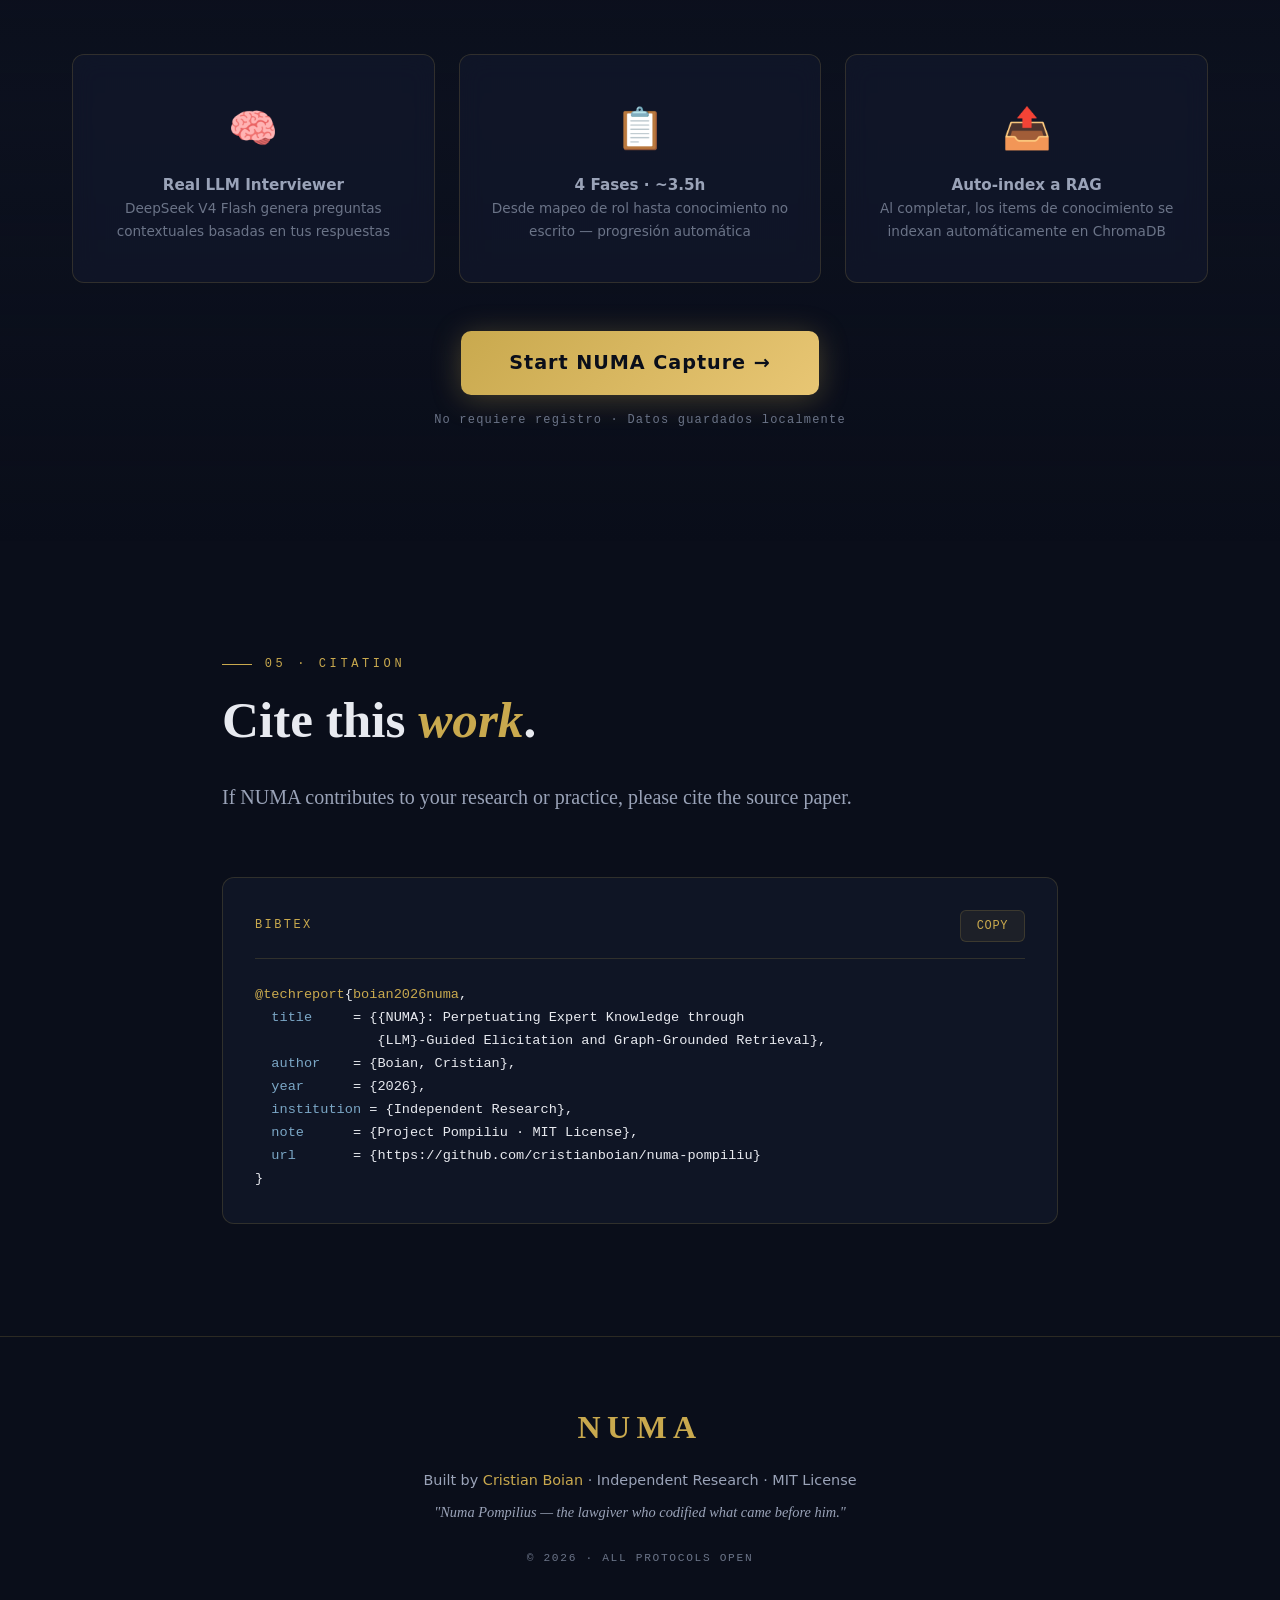
<file: landing.html>
<!DOCTYPE html>
<html lang="en">
<head>
<meta charset="UTF-8">
<meta name="viewport" content="width=device-width, initial-scale=1.0">
<title>NUMA — Perpetuating Expert Knowledge</title>
<meta name="description" content="NUMA: Perpetuating Expert Knowledge through LLM-Guided Elicitation and Graph-Grounded Retrieval.">
<link rel="icon" href="data:image/svg+xml,%3Csvg xmlns='http://www.w3.org/2000/svg' viewBox='0 0 64 64'%3E%3Crect width='64' height='64' rx='12' fill='%230A0E1A'/%3E%3Ctext x='50%25' y='54%25' text-anchor='middle' font-family='Georgia,serif' font-size='34' font-weight='700' fill='%23C9A94E' dominant-baseline='middle'%3EN%3C/text%3E%3C/svg%3E">
<style>
  :root {
    --bg: #0A0E1A;
    --bg-elevated: #0F1525;
    --bg-card: rgba(20, 27, 48, 0.55);
    --border: rgba(201, 169, 78, 0.18);
    --border-strong: rgba(201, 169, 78, 0.45);
    --gold: #C9A94E;
    --gold-bright: #E8C674;
    --gold-soft: rgba(201, 169, 78, 0.08);
    --text: #E8EAF0;
    --text-muted: #9AA3B8;
    --text-dim: #6B7488;
    --serif: 'Cormorant Garamond', 'Playfair Display', Georgia, 'Times New Roman', serif;
    --sans: 'Inter', -apple-system, BlinkMacSystemFont, 'Segoe UI', system-ui, sans-serif;
    --mono: 'JetBrains Mono', 'SF Mono', Menlo, Consolas, monospace;
  }

  * { box-sizing: border-box; margin: 0; padding: 0; }

  html { scroll-behavior: smooth; }

  body {
    background: var(--bg);
    color: var(--text);
    font-family: var(--sans);
    line-height: 1.65;
    font-size: 16px;
    overflow-x: hidden;
    background-image:
      radial-gradient(circle at 15% 10%, rgba(201, 169, 78, 0.06) 0%, transparent 35%),
      radial-gradient(circle at 85% 80%, rgba(201, 169, 78, 0.04) 0%, transparent 40%);
    background-attachment: fixed;
  }

  ::selection { background: var(--gold); color: var(--bg); }

  /* Navigation */
  nav {
    position: fixed;
    top: 0; left: 0; right: 0;
    z-index: 100;
    padding: 1.25rem 2rem;
    background: rgba(10, 14, 26, 0.75);
    backdrop-filter: blur(20px);
    -webkit-backdrop-filter: blur(20px);
    border-bottom: 1px solid var(--border);
    display: flex;
    justify-content: space-between;
    align-items: center;
    transition: padding 0.3s ease;
  }

  nav.scrolled { padding: 0.85rem 2rem; }

  .nav-logo {
    font-family: var(--serif);
    font-size: 1.4rem;
    font-weight: 700;
    color: var(--gold);
    letter-spacing: 0.15em;
  }

  .nav-links { display: flex; gap: 2rem; }
  .nav-links a {
    color: var(--text-muted);
    text-decoration: none;
    font-size: 0.85rem;
    letter-spacing: 0.08em;
    text-transform: uppercase;
    transition: color 0.25s ease;
  }
  .nav-links a:hover { color: var(--gold); }
  .nav-cta {
    background: var(--gold);
    color: var(--bg) !important;
    padding: 0.4rem 1rem;
    border-radius: 6px;
    font-weight: 600;
  }
  .nav-cta:hover { background: var(--gold-bright) !important; color: var(--bg) !important; }

  /* Container */
  .container {
    max-width: 1200px;
    margin: 0 auto;
    padding: 0 2rem;
  }

  /* Hero */
  .hero {
    min-height: 100vh;
    display: flex;
    flex-direction: column;
    justify-content: center;
    align-items: center;
    text-align: center;
    position: relative;
    padding: 8rem 2rem 4rem;
  }

  .hero::before {
    content: '';
    position: absolute;
    inset: 0;
    background:
      radial-gradient(ellipse at center, rgba(201, 169, 78, 0.08) 0%, transparent 60%);
    pointer-events: none;
  }

  .hero-eyebrow {
    font-family: var(--mono);
    font-size: 0.8rem;
    color: var(--gold);
    letter-spacing: 0.3em;
    text-transform: uppercase;
    margin-bottom: 2rem;
    opacity: 0;
    animation: fadeUp 0.9s ease 0.1s forwards;
  }

  .hero-eyebrow::before, .hero-eyebrow::after {
    content: '— ';
    color: var(--gold);
    opacity: 0.5;
  }
  .hero-eyebrow::after { content: ' —'; }

  .hero-logo {
    font-family: var(--serif);
    font-size: clamp(5rem, 18vw, 13rem);
    font-weight: 700;
    letter-spacing: 0.05em;
    line-height: 1;
    background: linear-gradient(180deg, var(--gold-bright) 0%, var(--gold) 50%, #8B7530 100%);
    -webkit-background-clip: text;
    background-clip: text;
    -webkit-text-fill-color: transparent;
    margin-bottom: 1.5rem;
    opacity: 0;
    animation: fadeUp 1s ease 0.3s forwards;
    text-shadow: 0 0 80px rgba(201, 169, 78, 0.2);
  }

  .hero-subtitle {
    font-family: var(--serif);
    font-size: clamp(1.1rem, 2.3vw, 1.6rem);
    font-weight: 400;
    font-style: italic;
    color: var(--text);
    max-width: 780px;
    line-height: 1.5;
    margin-bottom: 3rem;
    opacity: 0;
    animation: fadeUp 1s ease 0.5s forwards;
  }

  .hero-subtitle .keyword { color: var(--gold); font-style: normal; font-weight: 500; }

  .hero-meta {
    display: flex;
    gap: 2rem;
    flex-wrap: wrap;
    justify-content: center;
    font-family: var(--mono);
    font-size: 0.8rem;
    color: var(--text-dim);
    letter-spacing: 0.1em;
    opacity: 0;
    animation: fadeUp 1s ease 0.7s forwards;
  }

  .hero-meta span { display: flex; align-items: center; gap: 0.5rem; }
  .hero-meta .dot {
    width: 6px; height: 6px; border-radius: 50%;
    background: var(--gold);
    box-shadow: 0 0 8px var(--gold);
  }

  .scroll-hint {
    position: absolute;
    bottom: 2rem;
    left: 50%;
    transform: translateX(-50%);
    color: var(--text-dim);
    font-family: var(--mono);
    font-size: 0.7rem;
    letter-spacing: 0.2em;
    opacity: 0;
    animation: fadeIn 1s ease 1.5s forwards, bounce 2s ease-in-out 2s infinite;
  }

  /* Section base */
  section {
    padding: 7rem 0;
    position: relative;
  }

  .section-eyebrow {
    font-family: var(--mono);
    font-size: 0.75rem;
    color: var(--gold);
    letter-spacing: 0.3em;
    text-transform: uppercase;
    margin-bottom: 1rem;
    display: flex;
    align-items: center;
    gap: 0.8rem;
  }

  .section-eyebrow::before {
    content: '';
    width: 30px;
    height: 1px;
    background: var(--gold);
  }

  .section-title {
    font-family: var(--serif);
    font-size: clamp(2rem, 4.5vw, 3.2rem);
    font-weight: 600;
    line-height: 1.15;
    margin-bottom: 2rem;
    color: var(--text);
  }

  .section-title em { color: var(--gold); font-style: italic; }

  .section-lead {
    font-family: var(--serif);
    font-size: 1.25rem;
    color: var(--text-muted);
    max-width: 720px;
    line-height: 1.55;
    margin-bottom: 4rem;
  }

  /* Problem section */
  .problem-grid {
    display: grid;
    grid-template-columns: repeat(auto-fit, minmax(280px, 1fr));
    gap: 1.5rem;
    margin-top: 3rem;
  }

  .stat-card {
    background: var(--bg-card);
    border: 1px solid var(--border);
    border-radius: 12px;
    padding: 2.5rem 2rem;
    backdrop-filter: blur(12px);
    -webkit-backdrop-filter: blur(12px);
    transition: all 0.35s ease;
    position: relative;
    overflow: hidden;
  }

  .stat-card::before {
    content: '';
    position: absolute;
    top: 0; left: 0; right: 0;
    height: 2px;
    background: linear-gradient(90deg, transparent, var(--gold), transparent);
    opacity: 0;
    transition: opacity 0.3s;
  }

  .stat-card:hover {
    transform: translateY(-4px);
    border-color: var(--border-strong);
    background: rgba(20, 27, 48, 0.75);
  }
  .stat-card:hover::before { opacity: 1; }

  .stat-number {
    font-family: var(--serif);
    font-size: 3.5rem;
    font-weight: 700;
    color: var(--gold);
    line-height: 1;
    margin-bottom: 0.5rem;
    display: flex;
    align-items: baseline;
    gap: 0.3rem;
  }
  .stat-number .unit {
    font-size: 1.5rem;
    color: var(--gold-bright);
    opacity: 0.8;
  }

  .stat-label {
    font-size: 0.95rem;
    color: var(--text-muted);
    line-height: 1.5;
  }

  .stat-source {
    margin-top: 1rem;
    padding-top: 1rem;
    border-top: 1px solid var(--border);
    font-family: var(--mono);
    font-size: 0.7rem;
    color: var(--text-dim);
    letter-spacing: 0.05em;
  }

  /* Protocols */
  .protocols-section {
    background: linear-gradient(180deg, transparent, rgba(15, 21, 37, 0.4), transparent);
  }

  .protocol-list {
    display: flex;
    flex-direction: column;
    gap: 1rem;
    margin-top: 3rem;
  }

  .protocol {
    background: var(--bg-card);
    border: 1px solid var(--border);
    border-radius: 12px;
    padding: 2rem 2.5rem;
    backdrop-filter: blur(10px);
    -webkit-backdrop-filter: blur(10px);
    display: grid;
    grid-template-columns: auto 1fr auto;
    gap: 2rem;
    align-items: center;
    transition: all 0.35s ease;
    cursor: default;
  }

  .protocol:hover {
    border-color: var(--border-strong);
    transform: translateX(4px);
    background: rgba(20, 27, 48, 0.75);
  }

  .protocol-num {
    font-family: var(--serif);
    font-size: 2.5rem;
    font-weight: 700;
    color: var(--gold);
    font-style: italic;
    min-width: 60px;
    line-height: 1;
    opacity: 0.85;
  }

  .protocol-content h3 {
    font-family: var(--serif);
    font-size: 1.6rem;
    font-weight: 600;
    color: var(--text);
    margin-bottom: 0.4rem;
  }
  .protocol-content p {
    color: var(--text-muted);
    font-size: 0.95rem;
    line-height: 1.55;
  }

  .protocol-metric {
    font-family: var(--mono);
    font-size: 0.8rem;
    color: var(--gold);
    background: var(--gold-soft);
    border: 1px solid var(--border);
    padding: 0.6rem 1rem;
    border-radius: 6px;
    white-space: nowrap;
    letter-spacing: 0.05em;
  }

  /* Results */
  .results-grid {
    display: grid;
    grid-template-columns: repeat(auto-fit, minmax(220px, 1fr));
    gap: 1.5rem;
    margin-top: 3rem;
  }

  .result-card {
    background: var(--bg-card);
    border: 1px solid var(--border);
    border-radius: 12px;
    padding: 2.5rem 2rem;
    text-align: center;
    backdrop-filter: blur(12px);
    -webkit-backdrop-filter: blur(12px);
    transition: all 0.35s ease;
    position: relative;
  }

  .result-card:hover {
    transform: translateY(-4px);
    border-color: var(--border-strong);
    box-shadow: 0 20px 40px -20px rgba(201, 169, 78, 0.15);
  }

  .result-value {
    font-family: var(--serif);
    font-size: 3rem;
    font-weight: 700;
    background: linear-gradient(180deg, var(--gold-bright), var(--gold));
    -webkit-background-clip: text;
    background-clip: text;
    -webkit-text-fill-color: transparent;
    line-height: 1;
    margin-bottom: 0.8rem;
  }

  .result-label {
    color: var(--text-muted);
    font-size: 0.9rem;
    line-height: 1.4;
  }

  /* Architecture diagram */
  .architecture {
    margin-top: 3rem;
    padding: 3rem 2rem;
    background: var(--bg-card);
    border: 1px solid var(--border);
    border-radius: 16px;
    backdrop-filter: blur(12px);
    -webkit-backdrop-filter: blur(12px);
    overflow-x: auto;
  }

  .pipeline {
    display: flex;
    align-items: stretch;
    justify-content: center;
    gap: 0.5rem;
    min-width: 720px;
    margin: 0 auto;
  }

  .pipeline-step {
    flex: 1;
    background: linear-gradient(180deg, rgba(201, 169, 78, 0.04), transparent);
    border: 1px solid var(--border);
    border-radius: 10px;
    padding: 1.5rem 1rem;
    text-align: center;
    transition: all 0.3s ease;
    position: relative;
    min-width: 110px;
  }

  .pipeline-step:hover {
    background: linear-gradient(180deg, rgba(201, 169, 78, 0.12), rgba(201, 169, 78, 0.02));
    border-color: var(--border-strong);
    transform: translateY(-3px);
  }

  .pipeline-icon {
    font-family: var(--serif);
    font-size: 1.5rem;
    font-weight: 700;
    color: var(--gold);
    margin-bottom: 0.6rem;
    font-style: italic;
  }

  .pipeline-name {
    font-family: var(--serif);
    font-size: 1.05rem;
    font-weight: 600;
    color: var(--text);
    margin-bottom: 0.4rem;
  }

  .pipeline-desc {
    font-family: var(--mono);
    font-size: 0.7rem;
    color: var(--text-dim);
    letter-spacing: 0.05em;
    line-height: 1.4;
  }

  .pipeline-arrow {
    display: flex;
    align-items: center;
    color: var(--gold);
    font-size: 1.5rem;
    opacity: 0.5;
    min-width: 20px;
    justify-content: center;
  }

  .pipeline-legend {
    margin-top: 2rem;
    text-align: center;
    font-family: var(--mono);
    font-size: 0.75rem;
    color: var(--text-dim);
    letter-spacing: 0.1em;
  }

  /* Citation */
  .citation-block {
    background: var(--bg-elevated);
    border: 1px solid var(--border);
    border-radius: 12px;
    padding: 2rem;
    margin-top: 2rem;
    position: relative;
    overflow: hidden;
  }

  .citation-header {
    display: flex;
    justify-content: space-between;
    align-items: center;
    margin-bottom: 1.5rem;
    padding-bottom: 1rem;
    border-bottom: 1px solid var(--border);
  }

  .citation-label {
    font-family: var(--mono);
    font-size: 0.75rem;
    color: var(--gold);
    letter-spacing: 0.2em;
    text-transform: uppercase;
  }

  .copy-btn {
    background: var(--gold-soft);
    border: 1px solid var(--border);
    color: var(--gold);
    padding: 0.5rem 1rem;
    border-radius: 6px;
    font-family: var(--mono);
    font-size: 0.75rem;
    cursor: pointer;
    letter-spacing: 0.05em;
    transition: all 0.25s ease;
  }

  .copy-btn:hover {
    background: rgba(201, 169, 78, 0.15);
    border-color: var(--border-strong);
    color: var(--gold-bright);
  }

  .copy-btn.copied {
    background: var(--gold);
    color: var(--bg);
    border-color: var(--gold);
  }

  .citation-code {
    font-family: var(--mono);
    font-size: 0.85rem;
    color: var(--text);
    line-height: 1.7;
    overflow-x: auto;
    white-space: pre;
    padding: 0;
  }

  .citation-code .key { color: var(--gold); }
  .citation-code .field { color: #7BA7C6; }
  .citation-code .value { color: var(--text); }

  /* Footer */
  footer {
    padding: 4rem 2rem 3rem;
    border-top: 1px solid var(--border);
    text-align: center;
    background: rgba(10, 14, 26, 0.5);
  }

  .footer-logo {
    font-family: var(--serif);
    font-size: 2rem;
    font-weight: 700;
    color: var(--gold);
    letter-spacing: 0.2em;
    margin-bottom: 1rem;
  }

  .footer-text {
    color: var(--text-muted);
    font-size: 0.9rem;
    margin-bottom: 0.5rem;
  }

  .footer-text a {
    color: var(--gold);
    text-decoration: none;
    border-bottom: 1px solid transparent;
    transition: border-color 0.25s;
  }
  .footer-text a:hover { border-bottom-color: var(--gold); }

  .footer-meta {
    font-family: var(--mono);
    font-size: 0.7rem;
    color: var(--text-dim);
    letter-spacing: 0.15em;
    margin-top: 1.5rem;
  }

  /* Animations */
  @keyframes fadeUp {
    from { opacity: 0; transform: translateY(20px); }
    to { opacity: 1; transform: translateY(0); }
  }

  @keyframes fadeIn {
    from { opacity: 0; }
    to { opacity: 1; }
  }

  @keyframes bounce {
    0%, 100% { transform: translate(-50%, 0); }
    50% { transform: translate(-50%, -8px); }
  }

  .reveal {
    opacity: 0;
    transform: translateY(30px);
    transition: opacity 0.8s ease, transform 0.8s ease;
  }

  .reveal.visible {
    opacity: 1;
    transform: translateY(0);
  }

  /* Responsive */
  @media (max-width: 768px) {
    nav { padding: 1rem; }
    .nav-links { display: none; }
    .container { padding: 0 1.25rem; }
    section { padding: 5rem 0; }
    .protocol {
      grid-template-columns: 1fr;
      gap: 1rem;
      padding: 1.75rem;
      text-align: center;
    }
    .protocol-num { margin: 0 auto; }
    .protocol-metric { justify-self: center; }
    .hero { padding-top: 6rem; }
  }
</style>
</head>
<body>

<nav id="nav">
  <div class="nav-logo">NUMA</div>
  <div class="nav-links">
    <a href="#problem">Problem</a>
    <a href="#protocols">Protocols</a>
    <a href="#results">Results</a>
    <a href="#architecture">Architecture</a>
    <a href="#try">Try It</a>
    <a href="#citation">Cite</a>
    <a href="/capture" class="nav-cta">Launch Capture →</a>
  </div>
</nav>

<!-- HERO -->
<header class="hero">
  <div class="hero-eyebrow">A Research Protocol</div>
  <h1 class="hero-logo">NUMA</h1>
  <p class="hero-subtitle">
    Perpetuating <span class="keyword">expert knowledge</span> through
    <span class="keyword">LLM-guided elicitation</span> and
    <span class="keyword">graph-grounded retrieval</span>.
  </p>
  <div class="hero-meta">
    <span><span class="dot"></span>Independent Research</span>
    <span><span class="dot"></span>5 Protocols</span>
    <span><span class="dot"></span>Open Source · MIT</span>
  </div>
  <div class="scroll-hint">SCROLL ↓</div>
</header>

<!-- PROBLEM -->
<section id="problem">
  <div class="container">
    <div class="reveal">
      <div class="section-eyebrow">01 · The Problem</div>
      <h2 class="section-title">Tacit expertise is <em>disappearing</em>, and we have no protocol to preserve it.</h2>
      <p class="section-lead">
        Decades of irreplaceable knowledge walk out the door each year. Organizations rely on outdated documentation,
        siloed wikis, and informal mentoring — none of which scale to the demographic shift now underway.
      </p>
    </div>

    <div class="problem-grid">
      <div class="stat-card reveal">
        <div class="stat-number">75<span class="unit">%</span></div>
        <div class="stat-label">of organizations lack a formal knowledge-capture strategy for departing experts.</div>
        <div class="stat-source">Industry surveys · 2023–2024</div>
      </div>
      <div class="stat-card reveal">
        <div class="stat-number">1.2<span class="unit">M</span></div>
        <div class="stat-label">retirees per year in Spain alone — institutional memory exits with them.</div>
        <div class="stat-source">INE projections · 2025–2035</div>
      </div>
      <div class="stat-card reveal">
        <div class="stat-number">365<span class="unit">B€</span></div>
        <div class="stat-label">estimated annual loss across knowledge-intensive sectors in the EU.</div>
        <div class="stat-source">Economic impact analysis</div>
      </div>
    </div>
  </div>
</section>

<!-- PROTOCOLS -->
<section id="protocols" class="protocols-section">
  <div class="container">
    <div class="reveal">
      <div class="section-eyebrow">02 · The Method</div>
      <h2 class="section-title">Five protocols, <em>one continuous cycle</em>.</h2>
      <p class="section-lead">
        NUMA structures expert knowledge transfer as a reproducible pipeline — from initial elicitation
        through long-term maintenance, every step is specified and measurable.
      </p>
    </div>

    <div class="protocol-list">
      <div class="protocol reveal">
        <div class="protocol-num">I</div>
        <div class="protocol-content">
          <h3>Capture</h3>
          <p>A structured 3.5-hour LLM-guided interview elicits tacit knowledge through adaptive questioning.</p>
        </div>
        <div class="protocol-metric">3.5h interview</div>
      </div>

      <div class="protocol reveal">
        <div class="protocol-num">II</div>
        <div class="protocol-content">
          <h3>Structure</h3>
          <p>Knowledge is decomposed into a 3-tier ontology: <em>Facts</em> (objective), <em>Judgments</em> (reasoned), <em>Intuitions</em> (heuristic).</p>
        </div>
        <div class="protocol-metric">3-tier ontology</div>
      </div>

      <div class="protocol reveal">
        <div class="protocol-num">III</div>
        <div class="protocol-content">
          <h3>Validation</h3>
          <p>A canonical 20-question battery probes coverage, contradictions, and confidence calibration.</p>
        </div>
        <div class="protocol-metric">20 questions</div>
      </div>

      <div class="protocol reveal">
        <div class="protocol-num">IV</div>
        <div class="protocol-content">
          <h3>Access</h3>
          <p>Graph-grounded retrieval with Reciprocal Rank Fusion (k = 60) unifies dense and sparse signals.</p>
        </div>
        <div class="protocol-metric">RRF · k=60</div>
      </div>

      <div class="protocol reveal">
        <div class="protocol-num">V</div>
        <div class="protocol-content">
          <h3>Maintenance</h3>
          <p>A 6-month refresh cycle keeps the knowledge graph aligned with evolving practice and feedback.</p>
        </div>
        <div class="protocol-metric">6-month cycle</div>
      </div>
    </div>
  </div>
</section>

<!-- RESULTS -->
<section id="results">
  <div class="container">
    <div class="reveal">
      <div class="section-eyebrow">03 · Measured Outcomes</div>
      <h2 class="section-title">Empirical results from the <em>Pompiliu</em> pilot.</h2>
      <p class="section-lead">
        First deployment of NUMA on a real expert corpus produced measurable gains in retrieval efficiency,
        semantic fidelity, and end-to-end latency.
      </p>
    </div>

    <div class="results-grid">
      <div class="result-card reveal">
        <div class="result-value">64.8%</div>
        <div class="result-label">Token reduction versus baseline RAG retrieval</div>
      </div>
      <div class="result-card reveal">
        <div class="result-value">1</div>
        <div class="result-label">Single tool invocation per query (vs. multi-hop chains)</div>
      </div>
      <div class="result-card reveal">
        <div class="result-value">67%</div>
        <div class="result-label">Keyword overlap with expert-validated answers</div>
      </div>
      <div class="result-card reveal">
        <div class="result-value">233–649<span style="font-size:1.2rem;color:var(--gold-bright);"> ms</span></div>
        <div class="result-label">End-to-end latency range across query complexity</div>
      </div>
    </div>
  </div>
</section>

<!-- ARCHITECTURE -->
<section id="architecture" class="protocols-section">
  <div class="container">
    <div class="reveal">
      <div class="section-eyebrow">04 · System Architecture</div>
      <h2 class="section-title">A <em>pipeline</em>, not a product.</h2>
      <p class="section-lead">
        Each stage produces verifiable artifacts that feed the next. The maintenance loop closes back to capture,
        making NUMA a continuous knowledge system rather than a one-shot extraction.
      </p>
    </div>

    <div class="architecture reveal">
      <div class="pipeline">
        <div class="pipeline-step">
          <div class="pipeline-icon">I</div>
          <div class="pipeline-name">Capture</div>
          <div class="pipeline-desc">LLM<br>INTERVIEW</div>
        </div>
        <div class="pipeline-arrow">→</div>
        <div class="pipeline-step">
          <div class="pipeline-icon">II</div>
          <div class="pipeline-name">Structure</div>
          <div class="pipeline-desc">3-TIER<br>ONTOLOGY</div>
        </div>
        <div class="pipeline-arrow">→</div>
        <div class="pipeline-step">
          <div class="pipeline-icon">III</div>
          <div class="pipeline-name">Validation</div>
          <div class="pipeline-desc">20-QUESTION<br>BATTERY</div>
        </div>
        <div class="pipeline-arrow">→</div>
        <div class="pipeline-step">
          <div class="pipeline-icon">IV</div>
          <div class="pipeline-name">Access</div>
          <div class="pipeline-desc">RRF<br>RETRIEVAL</div>
        </div>
        <div class="pipeline-arrow">→</div>
        <div class="pipeline-step">
          <div class="pipeline-icon">V</div>
          <div class="pipeline-name">Maintenance</div>
          <div class="pipeline-desc">6-MONTH<br>REFRESH</div>
        </div>
      </div>
      <div class="pipeline-legend">↻ Maintenance feedback loops back to Capture · Continuous knowledge evolution</div>
    </div>
  </div>
</section>

<!-- TRY CAPTURE -->
<section id="try" class="protocols-section">
  <div class="container">
    <div class="reveal">
      <div class="section-eyebrow">06 · Try It</div>
      <h2 class="section-title">Capture knowledge <em>right now</em>.</h2>
      <p class="section-lead">
        NUMA Capture is a self-service web tool that guides an expert through the 4-phase interview.
        No installation, no setup — just a browser.
      </p>
    </div>

    <div style="display:grid; grid-template-columns: repeat(auto-fit, minmax(220px, 1fr)); gap:1.5rem; margin:3rem 0;">
      <div class="stat-card reveal" style="text-align:center;">
        <div style="font-size:2.5rem; margin-bottom:0.8rem;">🧠</div>
        <div class="stat-label"><strong>Real LLM Interviewer</strong><br><span style="color:var(--text-dim);font-size:0.85rem;">DeepSeek V4 Flash genera preguntas contextuales basadas en tus respuestas</span></div>
      </div>
      <div class="stat-card reveal" style="text-align:center;">
        <div style="font-size:2.5rem; margin-bottom:0.8rem;">📋</div>
        <div class="stat-label"><strong>4 Fases · ~3.5h</strong><br><span style="color:var(--text-dim);font-size:0.85rem;">Desde mapeo de rol hasta conocimiento no escrito — progresión automática</span></div>
      </div>
      <div class="stat-card reveal" style="text-align:center;">
        <div style="font-size:2.5rem; margin-bottom:0.8rem;">📤</div>
        <div class="stat-label"><strong>Auto-index a RAG</strong><br><span style="color:var(--text-dim);font-size:0.85rem;">Al completar, los items de conocimiento se indexan automáticamente en ChromaDB</span></div>
      </div>
    </div>

    <div class="reveal" style="text-align:center; margin-top:2rem;">
      <a href="/capture" style="display:inline-block; background:linear-gradient(135deg, var(--gold), var(--gold-bright)); color:var(--bg); padding:1rem 3rem; border-radius:10px; font-weight:700; font-size:1.2rem; text-decoration:none; letter-spacing:0.05em; transition:all 0.3s ease; box-shadow:0 4px 30px rgba(201,169,78,0.3);" onmouseover="this.style.transform='translateY(-2px)';this.style.boxShadow='0 8px 40px rgba(201,169,78,0.4)';" onmouseout="this.style.transform='';this.style.boxShadow='0 4px 30px rgba(201,169,78,0.3)';">Start NUMA Capture →</a>
      <p style="color:var(--text-dim); font-family:var(--mono); font-size:0.75rem; margin-top:1rem; letter-spacing:0.1em;">No requiere registro · Datos guardados localmente</p>
    </div>
  </div>
</section>

<!-- CITATION -->
<section id="citation">
  <div class="container" style="max-width: 900px;">
    <div class="reveal">
      <div class="section-eyebrow">05 · Citation</div>
      <h2 class="section-title">Cite this <em>work</em>.</h2>
      <p class="section-lead">
        If NUMA contributes to your research or practice, please cite the source paper.
      </p>
    </div>

    <div class="citation-block reveal">
      <div class="citation-header">
        <span class="citation-label">BibTeX</span>
        <button class="copy-btn" onclick="copyCitation(this)">COPY</button>
      </div>
<pre class="citation-code" id="bibtex"><span class="key">@techreport</span>{<span class="key">boian2026numa</span>,
  <span class="field">title</span>     = <span class="value">{{NUMA}: Perpetuating Expert Knowledge through
               {LLM}-Guided Elicitation and Graph-Grounded Retrieval}</span>,
  <span class="field">author</span>    = <span class="value">{Boian, Cristian}</span>,
  <span class="field">year</span>      = <span class="value">{2026}</span>,
  <span class="field">institution</span> = <span class="value">{Independent Research}</span>,
  <span class="field">note</span>      = <span class="value">{Project Pompiliu · MIT License}</span>,
  <span class="field">url</span>       = <span class="value">{https://github.com/cristianboian/numa-pompiliu}</span>
}</pre>
    </div>
  </div>
</section>

<!-- FOOTER -->
<footer>
  <div class="footer-logo">NUMA</div>
  <div class="footer-text">Built by <a href="mailto:cristianboian@gmail.com">Cristian Boian</a> · Independent Research · MIT License</div>
  <div class="footer-text" style="font-style:italic;font-family:var(--serif);">"Numa Pompilius — the lawgiver who codified what came before him."</div>
  <div class="footer-meta">© 2026 · ALL PROTOCOLS OPEN</div>
</footer>

<script>
  // Nav scroll effect
  const nav = document.getElementById('nav');
  window.addEventListener('scroll', () => {
    nav.classList.toggle('scrolled', window.scrollY > 50);
  });

  // Reveal on scroll
  const observer = new IntersectionObserver((entries) => {
    entries.forEach((entry) => {
      if (entry.isIntersecting) {
        entry.target.classList.add('visible');
        observer.unobserve(entry.target);
      }
    });
  }, { threshold: 0.12, rootMargin: '0px 0px -50px 0px' });

  document.querySelectorAll('.reveal').forEach((el) => observer.observe(el));

  // Copy BibTeX
  function copyCitation(btn) {
    const text = document.getElementById('bibtex').innerText;
    navigator.clipboard.writeText(text).then(() => {
      const original = btn.textContent;
      btn.textContent = '✓ COPIED';
      btn.classList.add('copied');
      setTimeout(() => {
        btn.textContent = original;
        btn.classList.remove('copied');
      }, 2000);
    });
  }
</script>

</body>
</html>
</file>
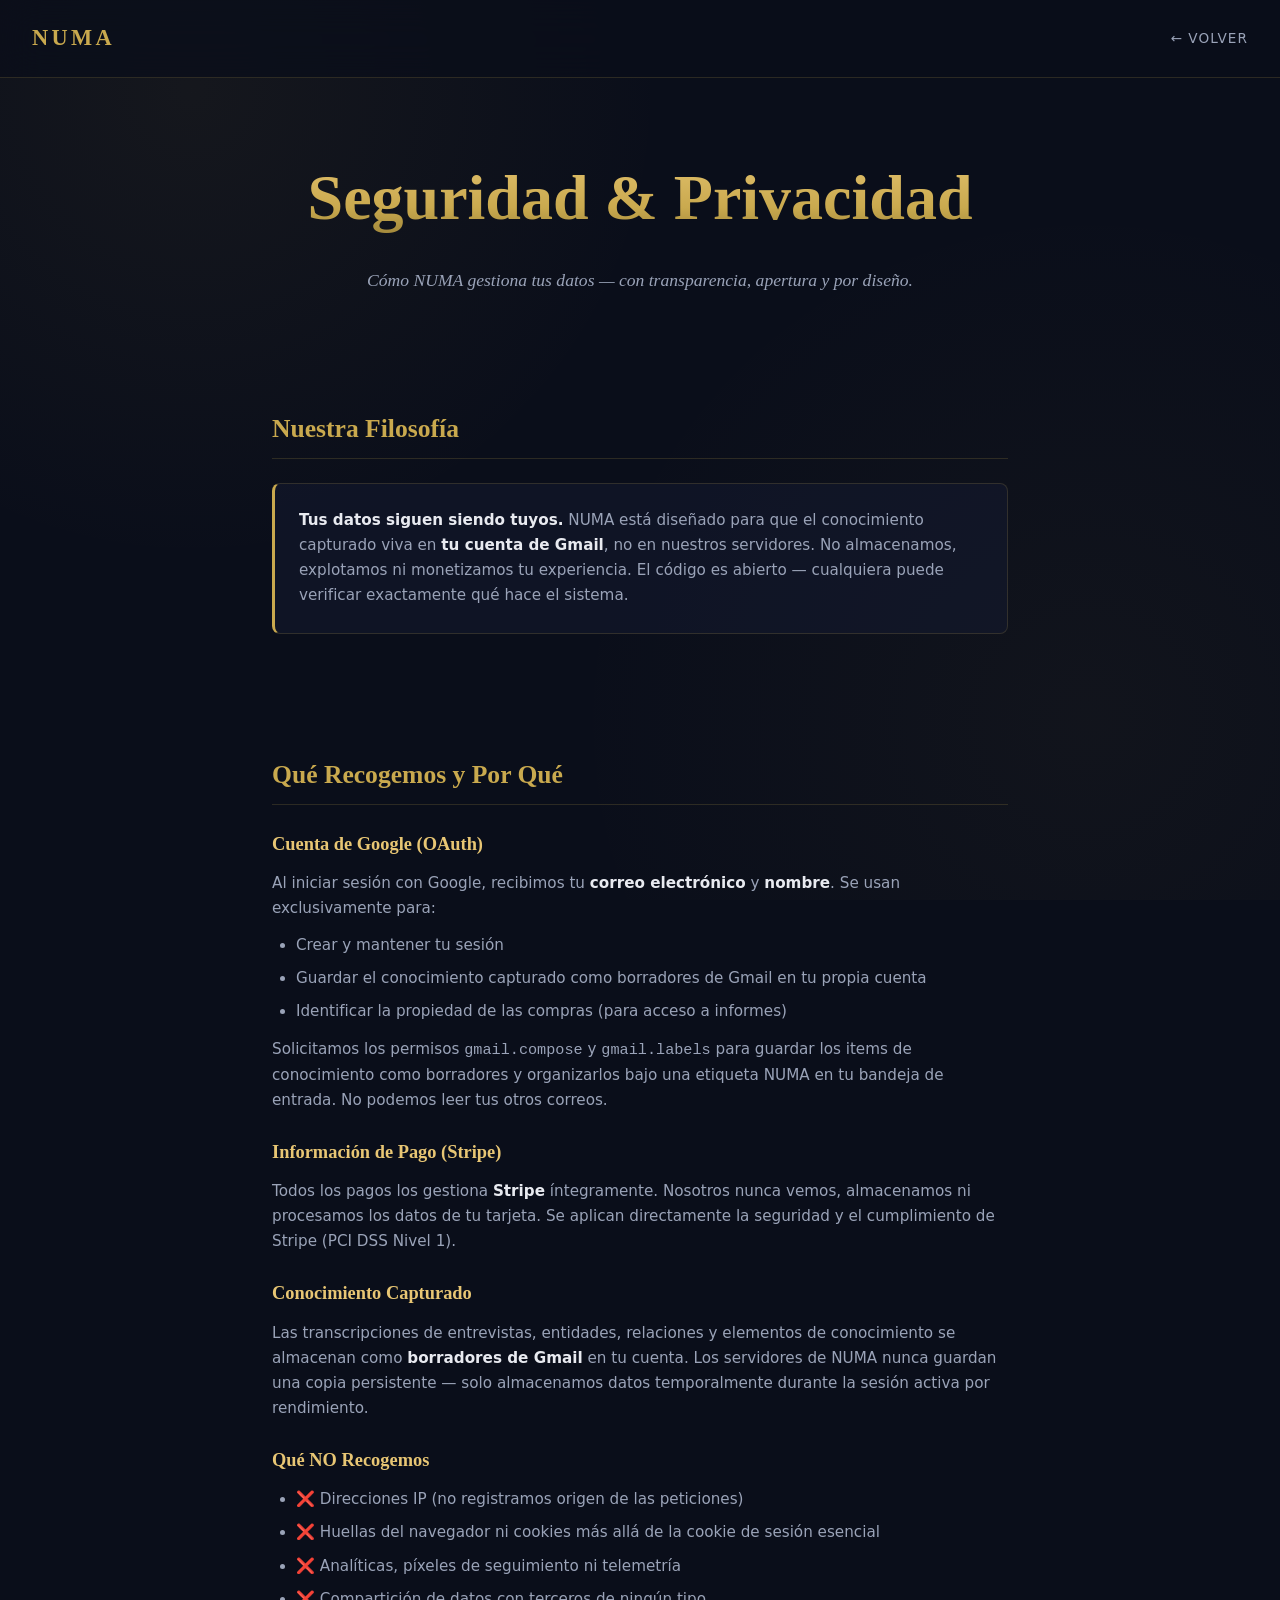
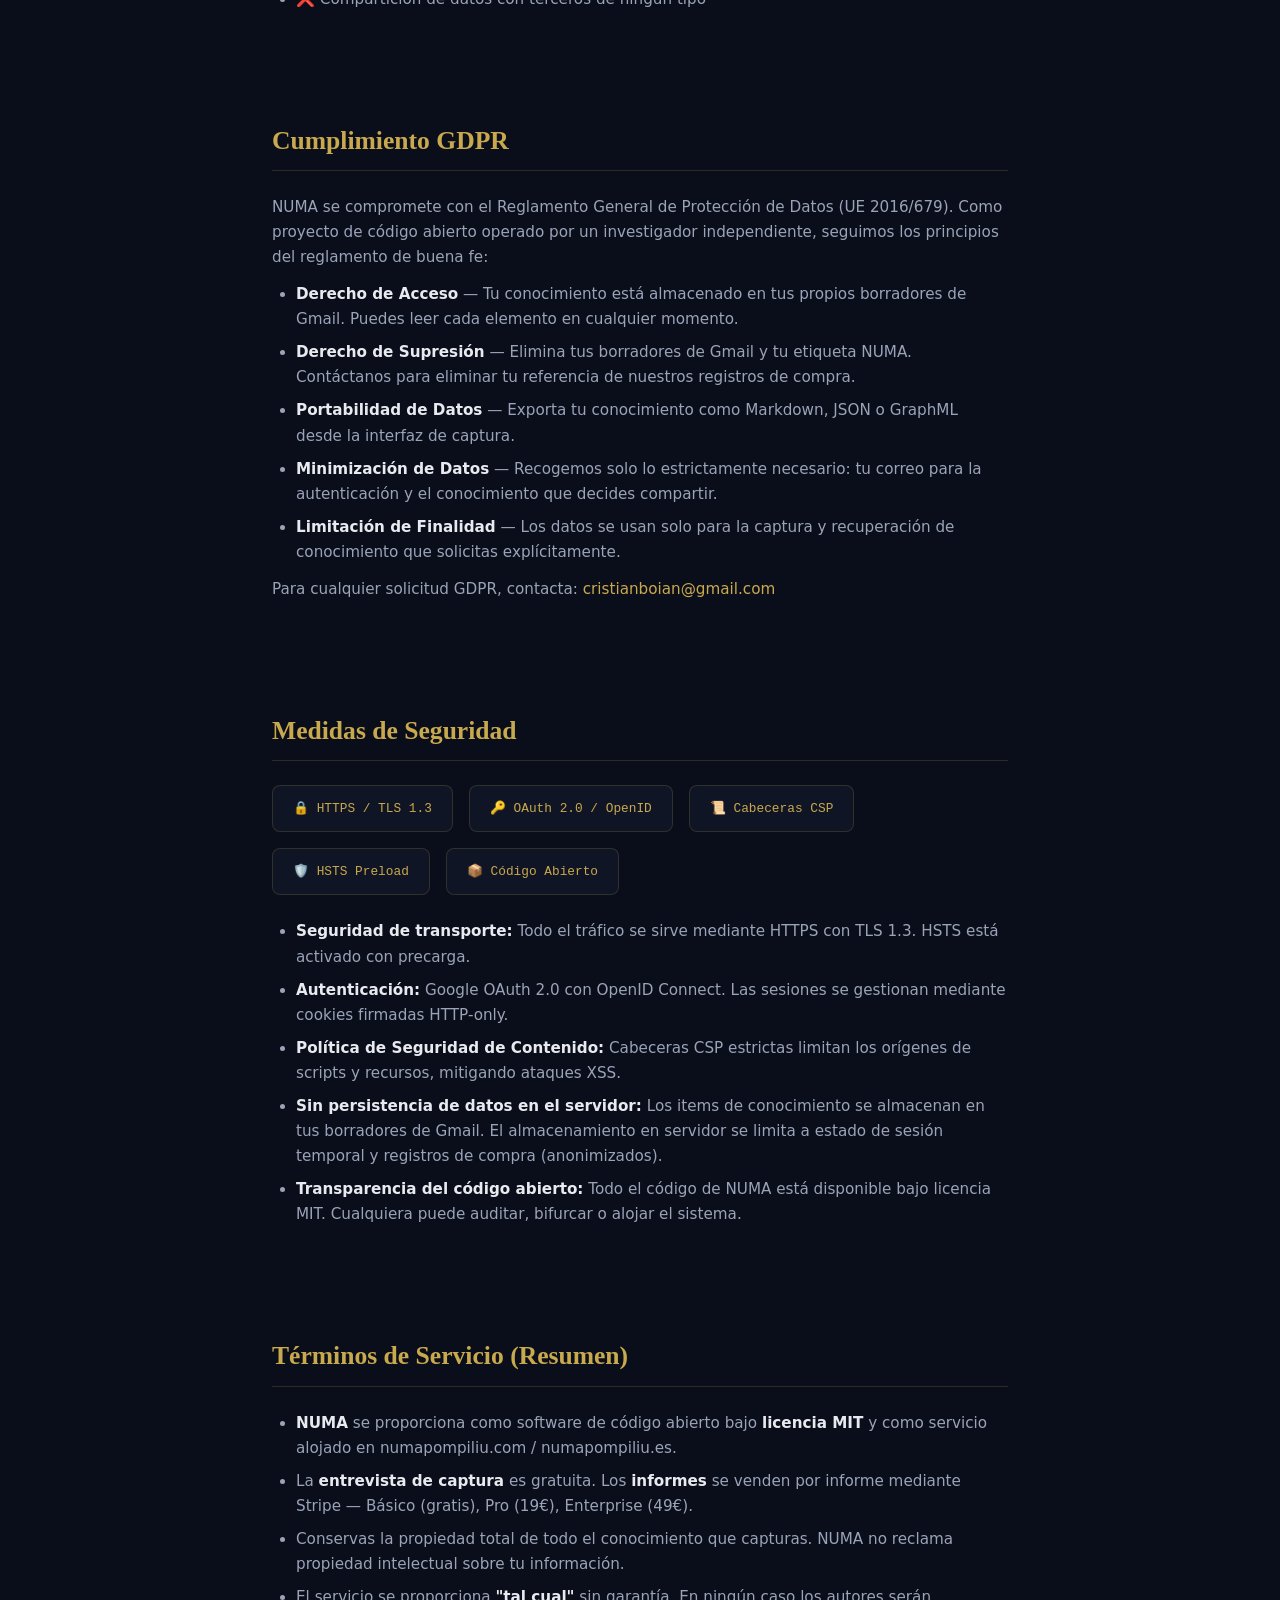
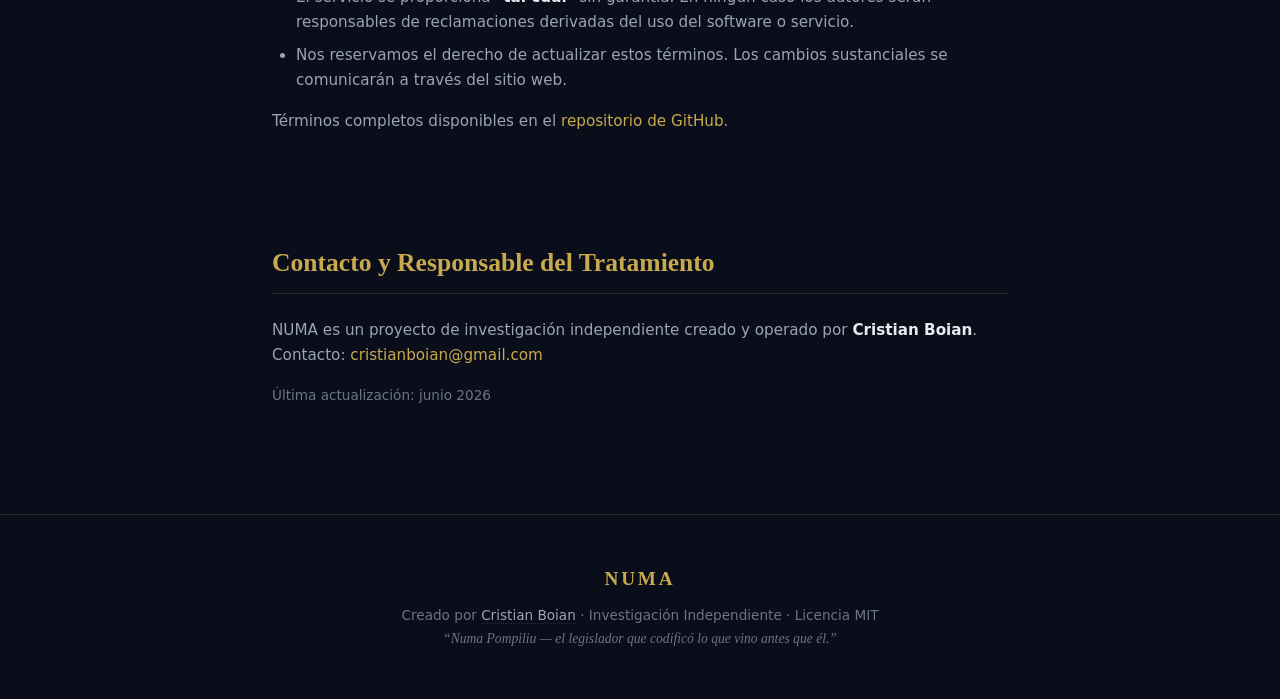
<file: frontend/security.es.html>
<!DOCTYPE html>
<html lang="es">
<head>
<meta charset="UTF-8">
<meta name="viewport" content="width=device-width, initial-scale=1.0">
<title>NUMA — Seguridad y Privacidad</title>
<meta name="description" content="NUMA: Privacidad, cumplimiento GDPR y prácticas de seguridad para la captura de conocimiento experto.">
<link rel="icon" href="data:image/svg+xml,%3Csvg xmlns='http://www.w3.org/2000/svg' viewBox='0 0 64 64'%3E%3Crect width='64' height='64' rx='12' fill='%230A0E1A'/%3E%3Ctext x='50%25' y='54%25' text-anchor='middle' font-family='Georgia,serif' font-size='34' font-weight='700' fill='%23C9A94E' dominant-baseline='middle'%3EN%3C/text%3E%3C/svg%3E">
<style>
  :root {
    --bg: #0A0E1A;
    --bg-elevated: #0F1525;
    --bg-card: rgba(20, 27, 48, 0.55);
    --border: rgba(201, 169, 78, 0.18);
    --border-strong: rgba(201, 169, 78, 0.45);
    --gold: #C9A94E;
    --gold-bright: #E8C674;
    --gold-soft: rgba(201, 169, 78, 0.08);
    --text: #E8EAF0;
    --text-muted: #9AA3B8;
    --text-dim: #6B7488;
    --serif: 'Cormorant Garamond', 'Playfair Display', Georgia, 'Times New Roman', serif;
    --sans: 'Inter', -apple-system, BlinkMacSystemFont, 'Segoe UI', system-ui, sans-serif;
    --mono: 'JetBrains Mono', 'SF Mono', Menlo, Consolas, monospace;
  }
  * { box-sizing: border-box; margin: 0; padding: 0; }
  html { scroll-behavior: smooth; }
  body {
    background: var(--bg);
    color: var(--text);
    font-family: var(--sans);
    line-height: 1.65;
    font-size: 16px;
    overflow-x: hidden;
    background-image:
      radial-gradient(circle at 15% 10%, rgba(201, 169, 78, 0.06) 0%, transparent 35%),
      radial-gradient(circle at 85% 80%, rgba(201, 169, 78, 0.04) 0%, transparent 40%);
    background-attachment: fixed;
    min-height: 100vh;
  }
  ::selection { background: var(--gold); color: var(--bg); }
  a { color: var(--gold); text-decoration: none; }
  a:hover { color: var(--gold-bright); }

  @keyframes fadeUp {
    from { opacity: 0; transform: translateY(20px); }
    to { opacity: 1; transform: translateY(0); }
  }

  nav {
    position: fixed; top: 0; left: 0; right: 0; z-index: 100;
    padding: 1.25rem 2rem;
    background: rgba(10, 14, 26, 0.75);
    backdrop-filter: blur(20px);
    -webkit-backdrop-filter: blur(20px);
    border-bottom: 1px solid var(--border);
    display: flex; justify-content: space-between; align-items: center;
  }
  .nav-logo {
    font-family: var(--serif); font-size: 1.4rem; font-weight: 700;
    color: var(--gold); letter-spacing: 0.15em;
  }
  .nav-back {
    color: var(--text-muted); font-size: 0.85rem; letter-spacing: 0.08em;
    text-transform: uppercase; transition: color 0.25s;
  }
  .nav-back:hover { color: var(--gold); }

  .container {
    max-width: 800px; margin: 0 auto; padding: 0 2rem;
  }

  header {
    min-height: 40vh; display: flex; flex-direction: column;
    justify-content: center; align-items: center; text-align: center;
    padding: 8rem 2rem 3rem;
  }
  header h1 {
    font-family: var(--serif);
    font-size: clamp(2.5rem, 6vw, 4rem);
    font-weight: 700;
    background: linear-gradient(180deg, var(--gold-bright) 0%, var(--gold) 60%, #8B7530 100%);
    -webkit-background-clip: text; background-clip: text;
    -webkit-text-fill-color: transparent;
    margin-bottom: 1rem;
    animation: fadeUp 0.9s ease 0.2s forwards;
    opacity: 0;
  }
  header p {
    font-family: var(--serif); font-size: 1.1rem; font-style: italic;
    color: var(--text-muted); max-width: 600px;
    animation: fadeUp 0.9s ease 0.4s forwards; opacity: 0;
  }

  .section {
    padding: 3rem 0;
    animation: fadeUp 0.9s ease 0.3s forwards; opacity: 0;
  }
  .section h2 {
    font-family: var(--serif); font-size: 1.6rem; font-weight: 600;
    color: var(--gold); margin-bottom: 1.5rem;
    padding-bottom: 0.5rem;
    border-bottom: 1px solid var(--border);
  }
  .section h3 {
    font-family: var(--serif); font-size: 1.15rem; font-weight: 600;
    color: var(--gold-bright); margin: 1.5rem 0 0.75rem;
  }
  .section p, .section li {
    color: var(--text-muted); font-size: 0.95rem; margin-bottom: 0.75rem;
  }
  .section ul { padding-left: 1.5rem; margin: 0.75rem 0; }
  .section li { margin-bottom: 0.5rem; }
  .section strong { color: var(--text); }

  .highlight-box {
    background: var(--bg-card);
    border: 1px solid var(--border);
    border-left: 3px solid var(--gold);
    border-radius: 8px;
    padding: 1.5rem;
    margin: 1.5rem 0;
  }
  .highlight-box p { margin-bottom: 0; font-size: 0.95rem; }

  .badge-row {
    display: flex; flex-wrap: wrap; gap: 1rem; margin: 1.5rem 0;
  }
  .badge {
    background: var(--bg-elevated);
    border: 1px solid var(--border);
    border-radius: 8px;
    padding: 0.75rem 1.25rem;
    font-family: var(--mono); font-size: 0.8rem;
    color: var(--gold);
    display: flex; align-items: center; gap: 0.5rem;
  }

  footer {
    text-align: center; padding: 3rem 2rem;
    border-top: 1px solid var(--border); margin-top: 3rem;
  }
  .footer-logo {
    font-family: var(--serif); font-size: 1.2rem; font-weight: 700;
    color: var(--gold); letter-spacing: 0.15em; margin-bottom: 0.5rem;
  }
  .footer-text {
    font-size: 0.85rem; color: var(--text-dim); line-height: 1.8;
  }
  .footer-text a { color: var(--text-muted); border-bottom: 1px dotted var(--border); }
  .footer-text a:hover { border-bottom-color: var(--gold); color: var(--gold); }

  @media (max-width: 768px) {
    nav { padding: 1rem; }
    .container { padding: 0 1.25rem; }
    header { padding: 6rem 1.25rem 2rem; }
    .section { padding: 2rem 0; }
  }
</style>
</head>
<body>

<nav>
  <span class="nav-logo">NUMA</span>
  <a href="/" class="nav-back">← Volver</a>
</nav>

<header>
  <h1>Seguridad &amp; Privacidad</h1>
  <p>Cómo NUMA gestiona tus datos — con transparencia, apertura y por diseño.</p>
</header>

<div class="container">

<div class="section">
  <h2>Nuestra Filosofía</h2>
  <div class="highlight-box">
    <p><strong>Tus datos siguen siendo tuyos.</strong> NUMA está diseñado para que el conocimiento capturado viva en <strong>tu cuenta de Gmail</strong>, no en nuestros servidores. No almacenamos, explotamos ni monetizamos tu experiencia. El código es abierto — cualquiera puede verificar exactamente qué hace el sistema.</p>
  </div>
</div>

<div class="section">
  <h2>Qué Recogemos y Por Qué</h2>

  <h3>Cuenta de Google (OAuth)</h3>
  <p>Al iniciar sesión con Google, recibimos tu <strong>correo electrónico</strong> y <strong>nombre</strong>. Se usan exclusivamente para:</p>
  <ul>
    <li>Crear y mantener tu sesión</li>
    <li>Guardar el conocimiento capturado como borradores de Gmail en tu propia cuenta</li>
    <li>Identificar la propiedad de las compras (para acceso a informes)</li>
  </ul>
  <p>Solicitamos los permisos <code>gmail.compose</code> y <code>gmail.labels</code> para guardar los items de conocimiento como borradores y organizarlos bajo una etiqueta NUMA en tu bandeja de entrada. No podemos leer tus otros correos.</p>

  <h3>Información de Pago (Stripe)</h3>
  <p>Todos los pagos los gestiona <strong>Stripe</strong> íntegramente. Nosotros nunca vemos, almacenamos ni procesamos los datos de tu tarjeta. Se aplican directamente la seguridad y el cumplimiento de Stripe (PCI DSS Nivel 1).</p>

  <h3>Conocimiento Capturado</h3>
  <p>Las transcripciones de entrevistas, entidades, relaciones y elementos de conocimiento se almacenan como <strong>borradores de Gmail</strong> en tu cuenta. Los servidores de NUMA nunca guardan una copia persistente — solo almacenamos datos temporalmente durante la sesión activa por rendimiento.</p>

  <h3>Qué NO Recogemos</h3>
  <ul>
    <li>❌ Direcciones IP (no registramos origen de las peticiones)</li>
    <li>❌ Huellas del navegador ni cookies más allá de la cookie de sesión esencial</li>
    <li>❌ Analíticas, píxeles de seguimiento ni telemetría</li>
    <li>❌ Compartición de datos con terceros de ningún tipo</li>
  </ul>
</div>

<div class="section">
  <h2>Cumplimiento GDPR</h2>

  <p>NUMA se compromete con el Reglamento General de Protección de Datos (UE 2016/679). Como proyecto de código abierto operado por un investigador independiente, seguimos los principios del reglamento de buena fe:</p>

  <ul>
    <li><strong>Derecho de Acceso</strong> — Tu conocimiento está almacenado en tus propios borradores de Gmail. Puedes leer cada elemento en cualquier momento.</li>
    <li><strong>Derecho de Supresión</strong> — Elimina tus borradores de Gmail y tu etiqueta NUMA. Contáctanos para eliminar tu referencia de nuestros registros de compra.</li>
    <li><strong>Portabilidad de Datos</strong> — Exporta tu conocimiento como Markdown, JSON o GraphML desde la interfaz de captura.</li>
    <li><strong>Minimización de Datos</strong> — Recogemos solo lo estrictamente necesario: tu correo para la autenticación y el conocimiento que decides compartir.</li>
    <li><strong>Limitación de Finalidad</strong> — Los datos se usan solo para la captura y recuperación de conocimiento que solicitas explícitamente.</li>
  </ul>

  <p>Para cualquier solicitud GDPR, contacta: <a href="mailto:cristianboian@gmail.com">cristianboian@gmail.com</a></p>
</div>

<div class="section">
  <h2>Medidas de Seguridad</h2>

  <div class="badge-row">
    <span class="badge">🔒 HTTPS / TLS 1.3</span>
    <span class="badge">🔑 OAuth 2.0 / OpenID</span>
    <span class="badge">📜 Cabeceras CSP</span>
    <span class="badge">🛡️ HSTS Preload</span>
    <span class="badge">📦 Código Abierto</span>
  </div>

  <ul>
    <li><strong>Seguridad de transporte:</strong> Todo el tráfico se sirve mediante HTTPS con TLS 1.3. HSTS está activado con precarga.</li>
    <li><strong>Autenticación:</strong> Google OAuth 2.0 con OpenID Connect. Las sesiones se gestionan mediante cookies firmadas HTTP-only.</li>
    <li><strong>Política de Seguridad de Contenido:</strong> Cabeceras CSP estrictas limitan los orígenes de scripts y recursos, mitigando ataques XSS.</li>
    <li><strong>Sin persistencia de datos en el servidor:</strong> Los items de conocimiento se almacenan en tus borradores de Gmail. El almacenamiento en servidor se limita a estado de sesión temporal y registros de compra (anonimizados).</li>
    <li><strong>Transparencia del código abierto:</strong> Todo el código de NUMA está disponible bajo licencia MIT. Cualquiera puede auditar, bifurcar o alojar el sistema.</li>
  </ul>
</div>

<div class="section">
  <h2>Términos de Servicio (Resumen)</h2>

  <ul>
    <li><strong>NUMA</strong> se proporciona como software de código abierto bajo <strong>licencia MIT</strong> y como servicio alojado en numapompiliu.com / numapompiliu.es.</li>
    <li>La <strong>entrevista de captura</strong> es gratuita. Los <strong>informes</strong> se venden por informe mediante Stripe — Básico (gratis), Pro (19€), Enterprise (49€).</li>
    <li>Conservas la propiedad total de todo el conocimiento que capturas. NUMA no reclama propiedad intelectual sobre tu información.</li>
    <li>El servicio se proporciona <strong>"tal cual"</strong> sin garantía. En ningún caso los autores serán responsables de reclamaciones derivadas del uso del software o servicio.</li>
    <li>Nos reservamos el derecho de actualizar estos términos. Los cambios sustanciales se comunicarán a través del sitio web.</li>
  </ul>

  <p style="margin-top:1rem;">Términos completos disponibles en el <a href="https://github.com/cristianboian/numa-pompiliu" target="_blank">repositorio de GitHub</a>.</p>
</div>

<div class="section">
  <h2>Contacto y Responsable del Tratamiento</h2>
  <p>
    NUMA es un proyecto de investigación independiente creado y operado por <strong>Cristian Boian</strong>.<br>
    Contacto: <a href="mailto:cristianboian@gmail.com">cristianboian@gmail.com</a>
  </p>
  <p style="font-size:0.85rem;color:var(--text-dim);margin-top:1rem;">
    Última actualización: junio 2026
  </p>
</div>

</div>

<footer>
  <div class="footer-logo">NUMA</div>
  <div class="footer-text">Creado por <a href="mailto:cristianboian@gmail.com">Cristian Boian</a> · Investigación Independiente · Licencia MIT</div>
  <div class="footer-text" style="font-style:italic;font-family:var(--serif);">&ldquo;Numa Pompiliu — el legislador que codificó lo que vino antes que él.&rdquo;</div>
</footer>

</body>
</html>
</file>
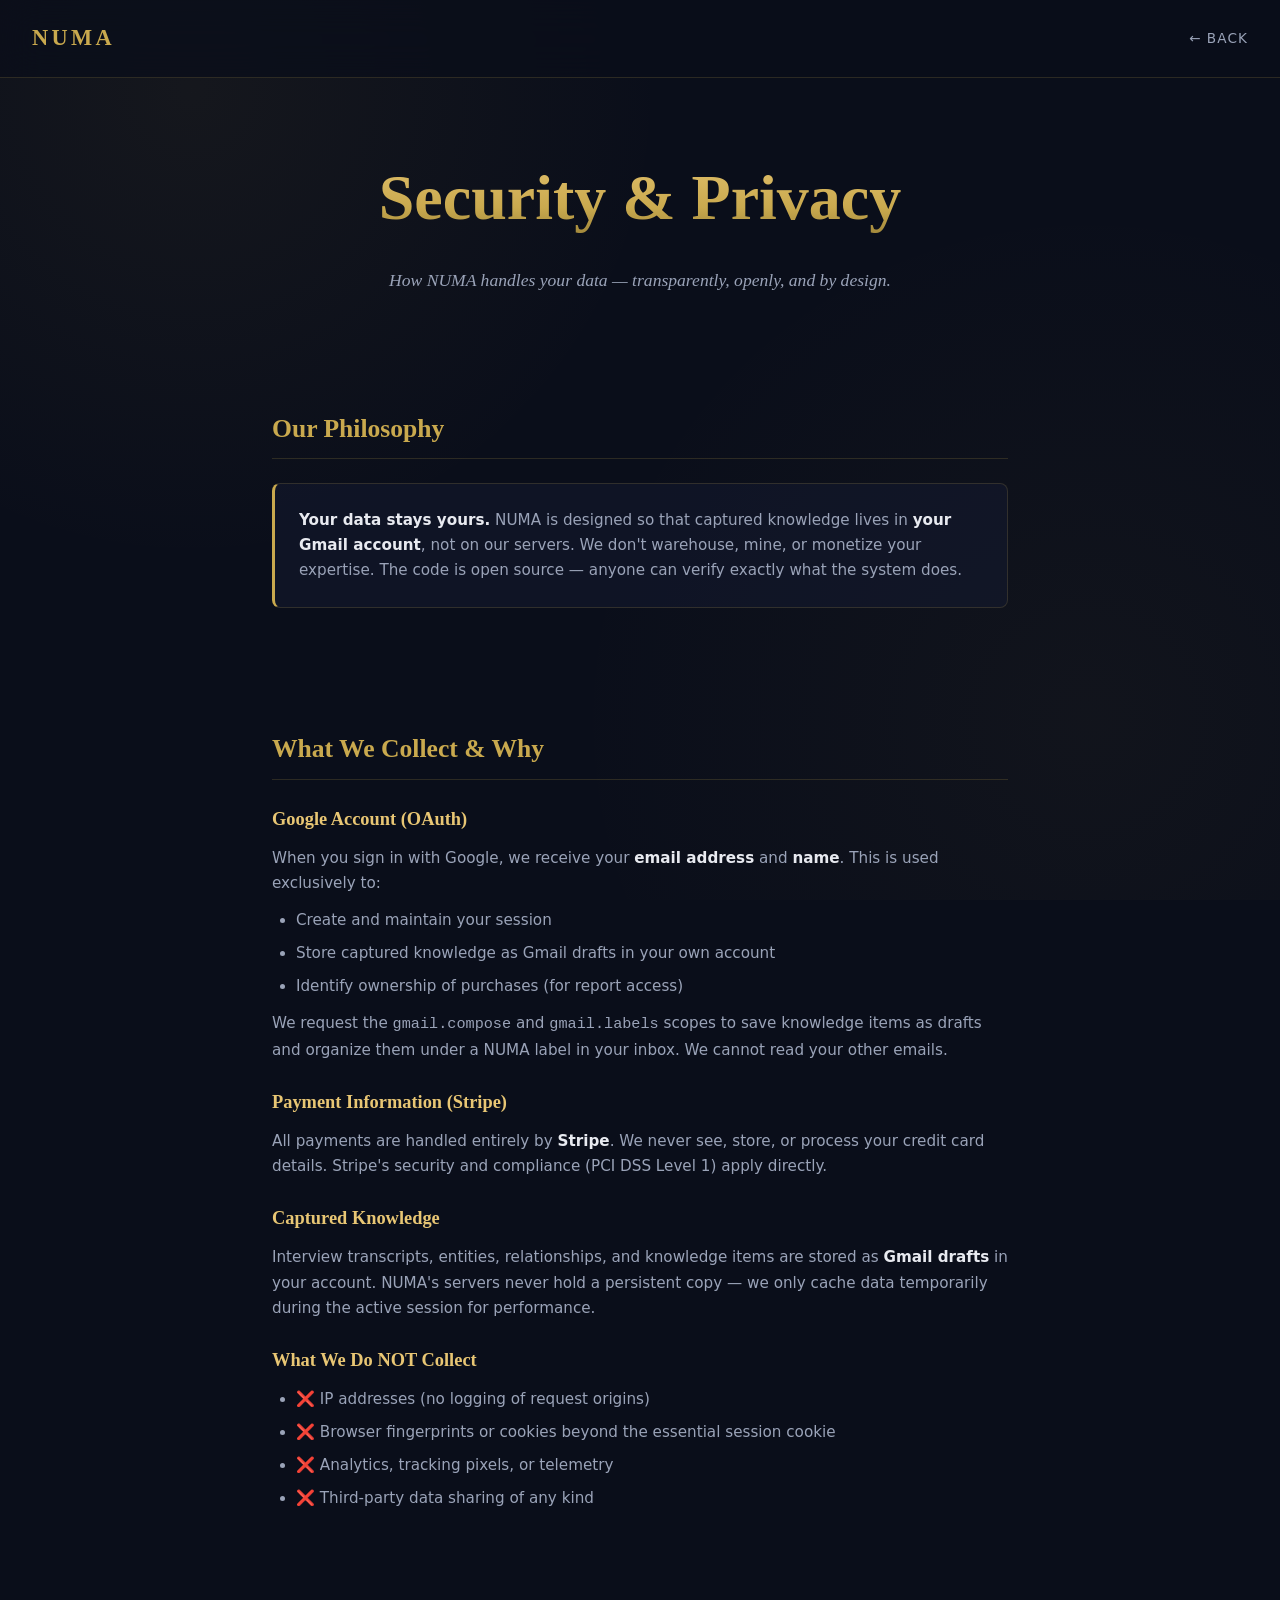
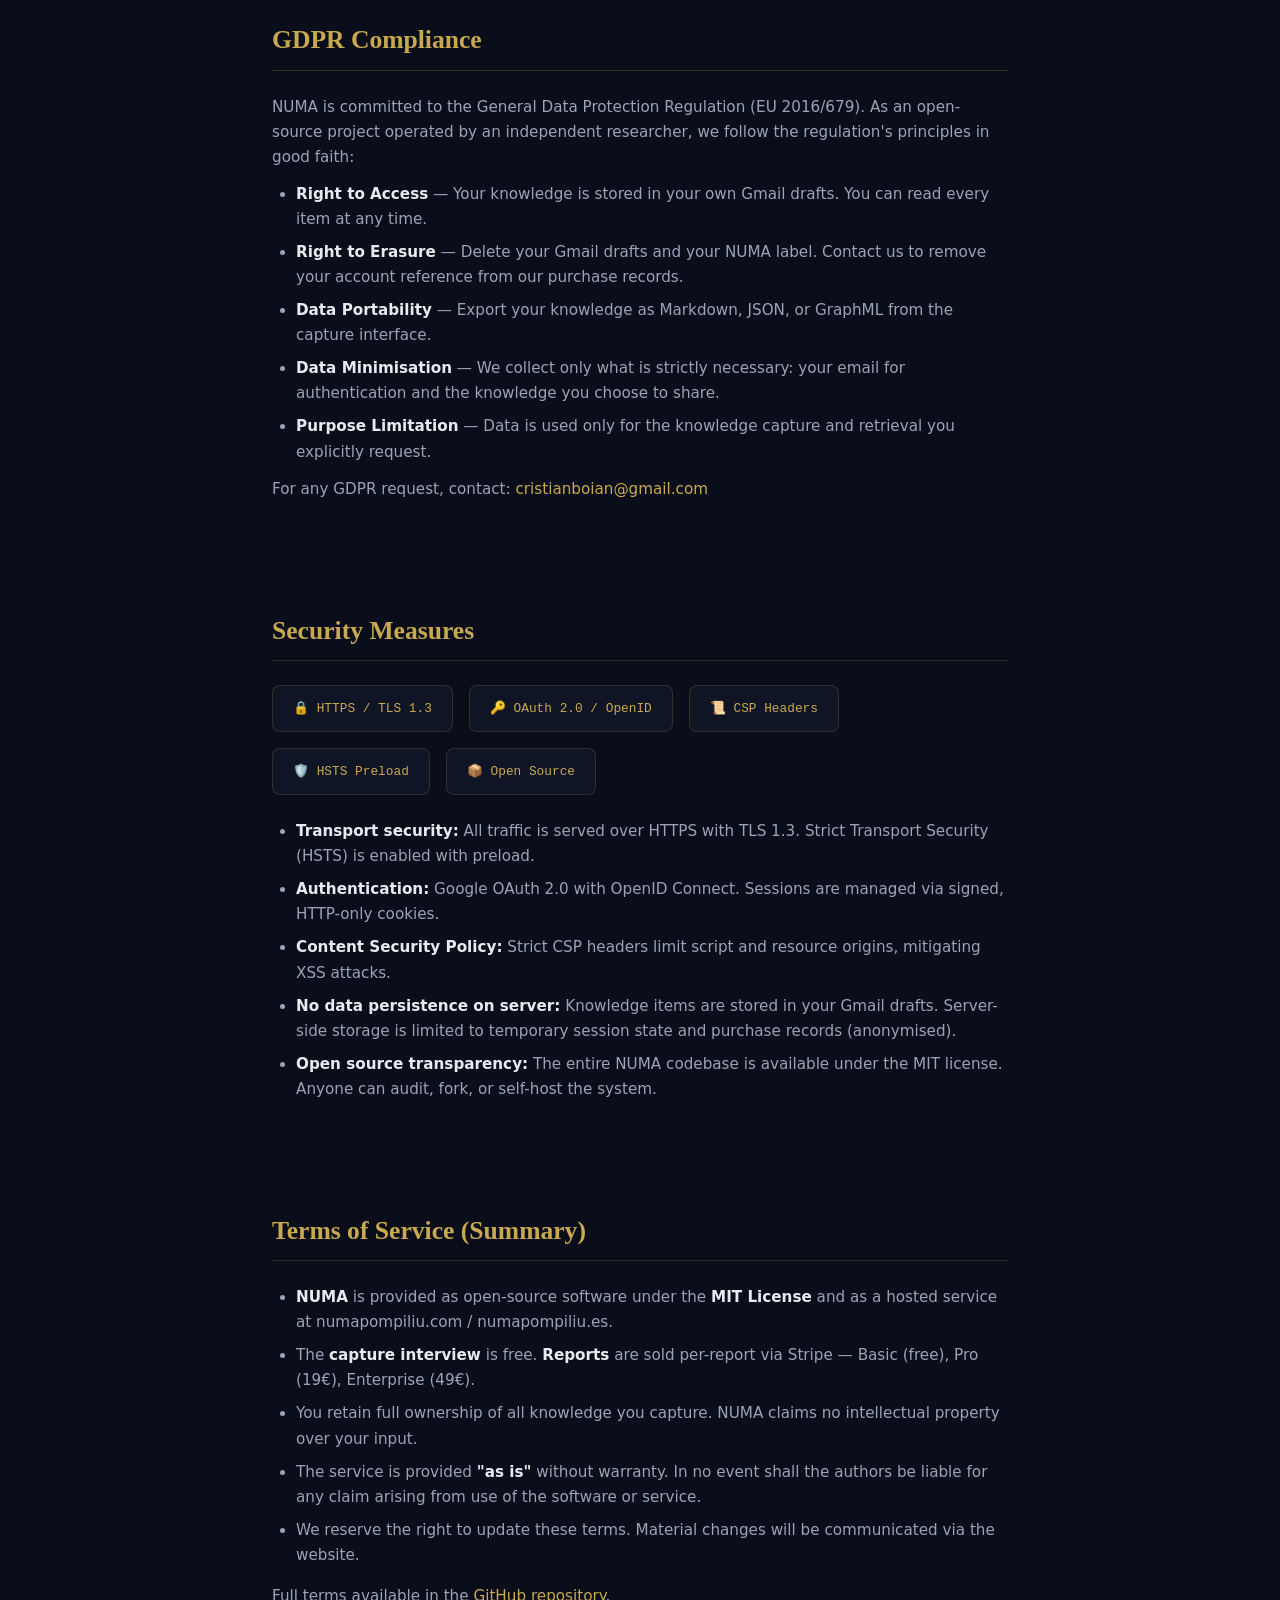
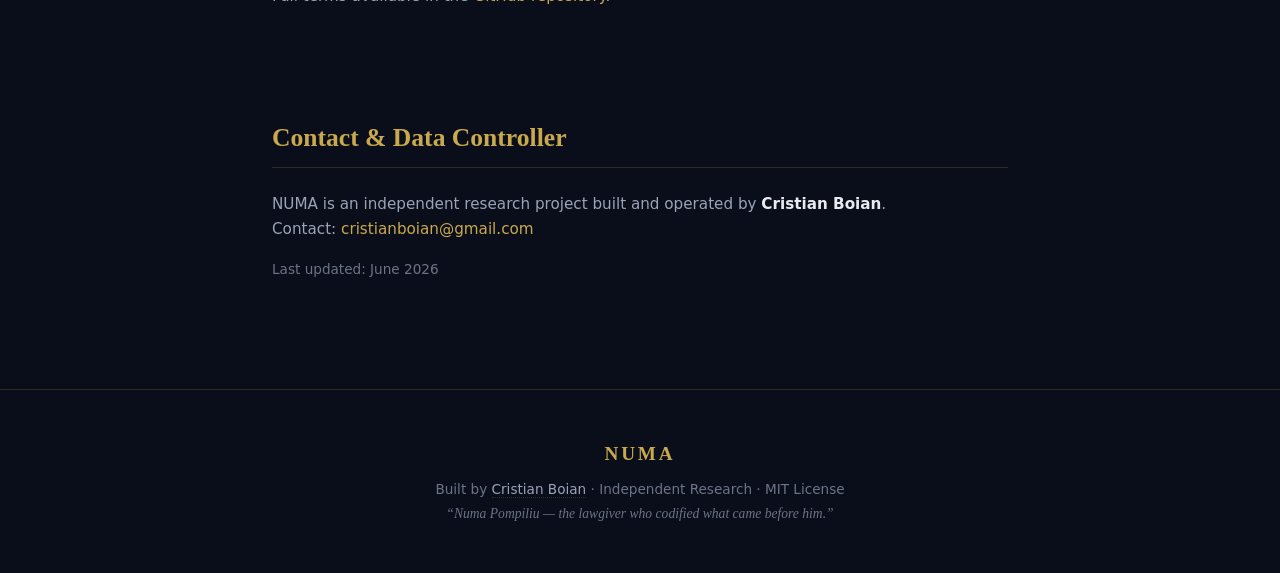
<file: frontend/security.html>
<!DOCTYPE html>
<html lang="en">
<head>
<meta charset="UTF-8">
<meta name="viewport" content="width=device-width, initial-scale=1.0">
<title>NUMA — Security & Privacy</title>
<meta name="description" content="NUMA: Privacy, GDPR compliance, and security practices for expert knowledge capture.">
<link rel="icon" href="data:image/svg+xml,%3Csvg xmlns='http://www.w3.org/2000/svg' viewBox='0 0 64 64'%3E%3Crect width='64' height='64' rx='12' fill='%230A0E1A'/%3E%3Ctext x='50%25' y='54%25' text-anchor='middle' font-family='Georgia,serif' font-size='34' font-weight='700' fill='%23C9A94E' dominant-baseline='middle'%3EN%3C/text%3E%3C/svg%3E">
<style>
  :root {
    --bg: #0A0E1A;
    --bg-elevated: #0F1525;
    --bg-card: rgba(20, 27, 48, 0.55);
    --border: rgba(201, 169, 78, 0.18);
    --border-strong: rgba(201, 169, 78, 0.45);
    --gold: #C9A94E;
    --gold-bright: #E8C674;
    --gold-soft: rgba(201, 169, 78, 0.08);
    --text: #E8EAF0;
    --text-muted: #9AA3B8;
    --text-dim: #6B7488;
    --serif: 'Cormorant Garamond', 'Playfair Display', Georgia, 'Times New Roman', serif;
    --sans: 'Inter', -apple-system, BlinkMacSystemFont, 'Segoe UI', system-ui, sans-serif;
    --mono: 'JetBrains Mono', 'SF Mono', Menlo, Consolas, monospace;
  }
  * { box-sizing: border-box; margin: 0; padding: 0; }
  html { scroll-behavior: smooth; }
  body {
    background: var(--bg);
    color: var(--text);
    font-family: var(--sans);
    line-height: 1.65;
    font-size: 16px;
    overflow-x: hidden;
    background-image:
      radial-gradient(circle at 15% 10%, rgba(201, 169, 78, 0.06) 0%, transparent 35%),
      radial-gradient(circle at 85% 80%, rgba(201, 169, 78, 0.04) 0%, transparent 40%);
    background-attachment: fixed;
    min-height: 100vh;
  }
  ::selection { background: var(--gold); color: var(--bg); }
  a { color: var(--gold); text-decoration: none; }
  a:hover { color: var(--gold-bright); }

  @keyframes fadeUp {
    from { opacity: 0; transform: translateY(20px); }
    to { opacity: 1; transform: translateY(0); }
  }

  nav {
    position: fixed; top: 0; left: 0; right: 0; z-index: 100;
    padding: 1.25rem 2rem;
    background: rgba(10, 14, 26, 0.75);
    backdrop-filter: blur(20px);
    -webkit-backdrop-filter: blur(20px);
    border-bottom: 1px solid var(--border);
    display: flex; justify-content: space-between; align-items: center;
  }
  .nav-logo {
    font-family: var(--serif); font-size: 1.4rem; font-weight: 700;
    color: var(--gold); letter-spacing: 0.15em;
  }
  .nav-back {
    color: var(--text-muted); font-size: 0.85rem; letter-spacing: 0.08em;
    text-transform: uppercase; transition: color 0.25s;
  }
  .nav-back:hover { color: var(--gold); }

  .container {
    max-width: 800px; margin: 0 auto; padding: 0 2rem;
  }

  header {
    min-height: 40vh; display: flex; flex-direction: column;
    justify-content: center; align-items: center; text-align: center;
    padding: 8rem 2rem 3rem;
  }
  header h1 {
    font-family: var(--serif);
    font-size: clamp(2.5rem, 6vw, 4rem);
    font-weight: 700;
    background: linear-gradient(180deg, var(--gold-bright) 0%, var(--gold) 60%, #8B7530 100%);
    -webkit-background-clip: text; background-clip: text;
    -webkit-text-fill-color: transparent;
    margin-bottom: 1rem;
    animation: fadeUp 0.9s ease 0.2s forwards;
    opacity: 0;
  }
  header p {
    font-family: var(--serif); font-size: 1.1rem; font-style: italic;
    color: var(--text-muted); max-width: 600px;
    animation: fadeUp 0.9s ease 0.4s forwards; opacity: 0;
  }

  .section {
    padding: 3rem 0;
    animation: fadeUp 0.9s ease 0.3s forwards; opacity: 0;
  }
  .section h2 {
    font-family: var(--serif); font-size: 1.6rem; font-weight: 600;
    color: var(--gold); margin-bottom: 1.5rem;
    padding-bottom: 0.5rem;
    border-bottom: 1px solid var(--border);
  }
  .section h3 {
    font-family: var(--serif); font-size: 1.15rem; font-weight: 600;
    color: var(--gold-bright); margin: 1.5rem 0 0.75rem;
  }
  .section p, .section li {
    color: var(--text-muted); font-size: 0.95rem; margin-bottom: 0.75rem;
  }
  .section ul { padding-left: 1.5rem; margin: 0.75rem 0; }
  .section li { margin-bottom: 0.5rem; }
  .section strong { color: var(--text); }

  .highlight-box {
    background: var(--bg-card);
    border: 1px solid var(--border);
    border-left: 3px solid var(--gold);
    border-radius: 8px;
    padding: 1.5rem;
    margin: 1.5rem 0;
  }
  .highlight-box p { margin-bottom: 0; font-size: 0.95rem; }

  .badge-row {
    display: flex; flex-wrap: wrap; gap: 1rem; margin: 1.5rem 0;
  }
  .badge {
    background: var(--bg-elevated);
    border: 1px solid var(--border);
    border-radius: 8px;
    padding: 0.75rem 1.25rem;
    font-family: var(--mono); font-size: 0.8rem;
    color: var(--gold);
    display: flex; align-items: center; gap: 0.5rem;
  }

  footer {
    text-align: center; padding: 3rem 2rem;
    border-top: 1px solid var(--border); margin-top: 3rem;
  }
  .footer-logo {
    font-family: var(--serif); font-size: 1.2rem; font-weight: 700;
    color: var(--gold); letter-spacing: 0.15em; margin-bottom: 0.5rem;
  }
  .footer-text {
    font-size: 0.85rem; color: var(--text-dim); line-height: 1.8;
  }
  .footer-text a { color: var(--text-muted); border-bottom: 1px dotted var(--border); }
  .footer-text a:hover { border-bottom-color: var(--gold); color: var(--gold); }

  @media (max-width: 768px) {
    nav { padding: 1rem; }
    .container { padding: 0 1.25rem; }
    header { padding: 6rem 1.25rem 2rem; }
    .section { padding: 2rem 0; }
  }
</style>
</head>
<body>

<nav>
  <span class="nav-logo">NUMA</span>
  <a href="/" class="nav-back">← Back</a>
</nav>

<header>
  <h1>Security &amp; Privacy</h1>
  <p>How NUMA handles your data — transparently, openly, and by design.</p>
</header>

<div class="container">

<div class="section">
  <h2>Our Philosophy</h2>
  <div class="highlight-box">
    <p><strong>Your data stays yours.</strong> NUMA is designed so that captured knowledge lives in <strong>your Gmail account</strong>, not on our servers. We don't warehouse, mine, or monetize your expertise. The code is open source — anyone can verify exactly what the system does.</p>
  </div>
</div>

<div class="section">
  <h2>What We Collect &amp; Why</h2>

  <h3>Google Account (OAuth)</h3>
  <p>When you sign in with Google, we receive your <strong>email address</strong> and <strong>name</strong>. This is used exclusively to:</p>
  <ul>
    <li>Create and maintain your session</li>
    <li>Store captured knowledge as Gmail drafts in your own account</li>
    <li>Identify ownership of purchases (for report access)</li>
  </ul>
  <p>We request the <code>gmail.compose</code> and <code>gmail.labels</code> scopes to save knowledge items as drafts and organize them under a NUMA label in your inbox. We cannot read your other emails.</p>

  <h3>Payment Information (Stripe)</h3>
  <p>All payments are handled entirely by <strong>Stripe</strong>. We never see, store, or process your credit card details. Stripe's security and compliance (PCI DSS Level 1) apply directly.</p>

  <h3>Captured Knowledge</h3>
  <p>Interview transcripts, entities, relationships, and knowledge items are stored as <strong>Gmail drafts</strong> in your account. NUMA's servers never hold a persistent copy — we only cache data temporarily during the active session for performance.</p>

  <h3>What We Do NOT Collect</h3>
  <ul>
    <li>❌ IP addresses (no logging of request origins)</li>
    <li>❌ Browser fingerprints or cookies beyond the essential session cookie</li>
    <li>❌ Analytics, tracking pixels, or telemetry</li>
    <li>❌ Third-party data sharing of any kind</li>
  </ul>
</div>

<div class="section">
  <h2>GDPR Compliance</h2>

  <p>NUMA is committed to the General Data Protection Regulation (EU 2016/679). As an open-source project operated by an independent researcher, we follow the regulation's principles in good faith:</p>

  <ul>
    <li><strong>Right to Access</strong> — Your knowledge is stored in your own Gmail drafts. You can read every item at any time.</li>
    <li><strong>Right to Erasure</strong> — Delete your Gmail drafts and your NUMA label. Contact us to remove your account reference from our purchase records.</li>
    <li><strong>Data Portability</strong> — Export your knowledge as Markdown, JSON, or GraphML from the capture interface.</li>
    <li><strong>Data Minimisation</strong> — We collect only what is strictly necessary: your email for authentication and the knowledge you choose to share.</li>
    <li><strong>Purpose Limitation</strong> — Data is used only for the knowledge capture and retrieval you explicitly request.</li>
  </ul>

  <p>For any GDPR request, contact: <a href="mailto:cristianboian@gmail.com">cristianboian@gmail.com</a></p>
</div>

<div class="section">
  <h2>Security Measures</h2>

  <div class="badge-row">
    <span class="badge">🔒 HTTPS / TLS 1.3</span>
    <span class="badge">🔑 OAuth 2.0 / OpenID</span>
    <span class="badge">📜 CSP Headers</span>
    <span class="badge">🛡️ HSTS Preload</span>
    <span class="badge">📦 Open Source</span>
  </div>

  <ul>
    <li><strong>Transport security:</strong> All traffic is served over HTTPS with TLS 1.3. Strict Transport Security (HSTS) is enabled with preload.</li>
    <li><strong>Authentication:</strong> Google OAuth 2.0 with OpenID Connect. Sessions are managed via signed, HTTP-only cookies.</li>
    <li><strong>Content Security Policy:</strong> Strict CSP headers limit script and resource origins, mitigating XSS attacks.</li>
    <li><strong>No data persistence on server:</strong> Knowledge items are stored in your Gmail drafts. Server-side storage is limited to temporary session state and purchase records (anonymised).</li>
    <li><strong>Open source transparency:</strong> The entire NUMA codebase is available under the MIT license. Anyone can audit, fork, or self-host the system.</li>
  </ul>
</div>

<div class="section">
  <h2>Terms of Service (Summary)</h2>

  <ul>
    <li><strong>NUMA</strong> is provided as open-source software under the <strong>MIT License</strong> and as a hosted service at numapompiliu.com / numapompiliu.es.</li>
    <li>The <strong>capture interview</strong> is free. <strong>Reports</strong> are sold per-report via Stripe — Basic (free), Pro (19€), Enterprise (49€).</li>
    <li>You retain full ownership of all knowledge you capture. NUMA claims no intellectual property over your input.</li>
    <li>The service is provided <strong>"as is"</strong> without warranty. In no event shall the authors be liable for any claim arising from use of the software or service.</li>
    <li>We reserve the right to update these terms. Material changes will be communicated via the website.</li>
  </ul>

  <p style="margin-top:1rem;">Full terms available in the <a href="https://github.com/cristianboian/numa-pompiliu" target="_blank">GitHub repository</a>.</p>
</div>

<div class="section">
  <h2>Contact &amp; Data Controller</h2>
  <p>
    NUMA is an independent research project built and operated by <strong>Cristian Boian</strong>.<br>
    Contact: <a href="mailto:cristianboian@gmail.com">cristianboian@gmail.com</a>
  </p>
  <p style="font-size:0.85rem;color:var(--text-dim);margin-top:1rem;">
    Last updated: June 2026
  </p>
</div>

</div>

<footer>
  <div class="footer-logo">NUMA</div>
  <div class="footer-text">Built by <a href="mailto:cristianboian@gmail.com">Cristian Boian</a> · Independent Research · MIT License</div>
  <div class="footer-text" style="font-style:italic;font-family:var(--serif);">&ldquo;Numa Pompiliu — the lawgiver who codified what came before him.&rdquo;</div>
</footer>

</body>
</html>
</file>
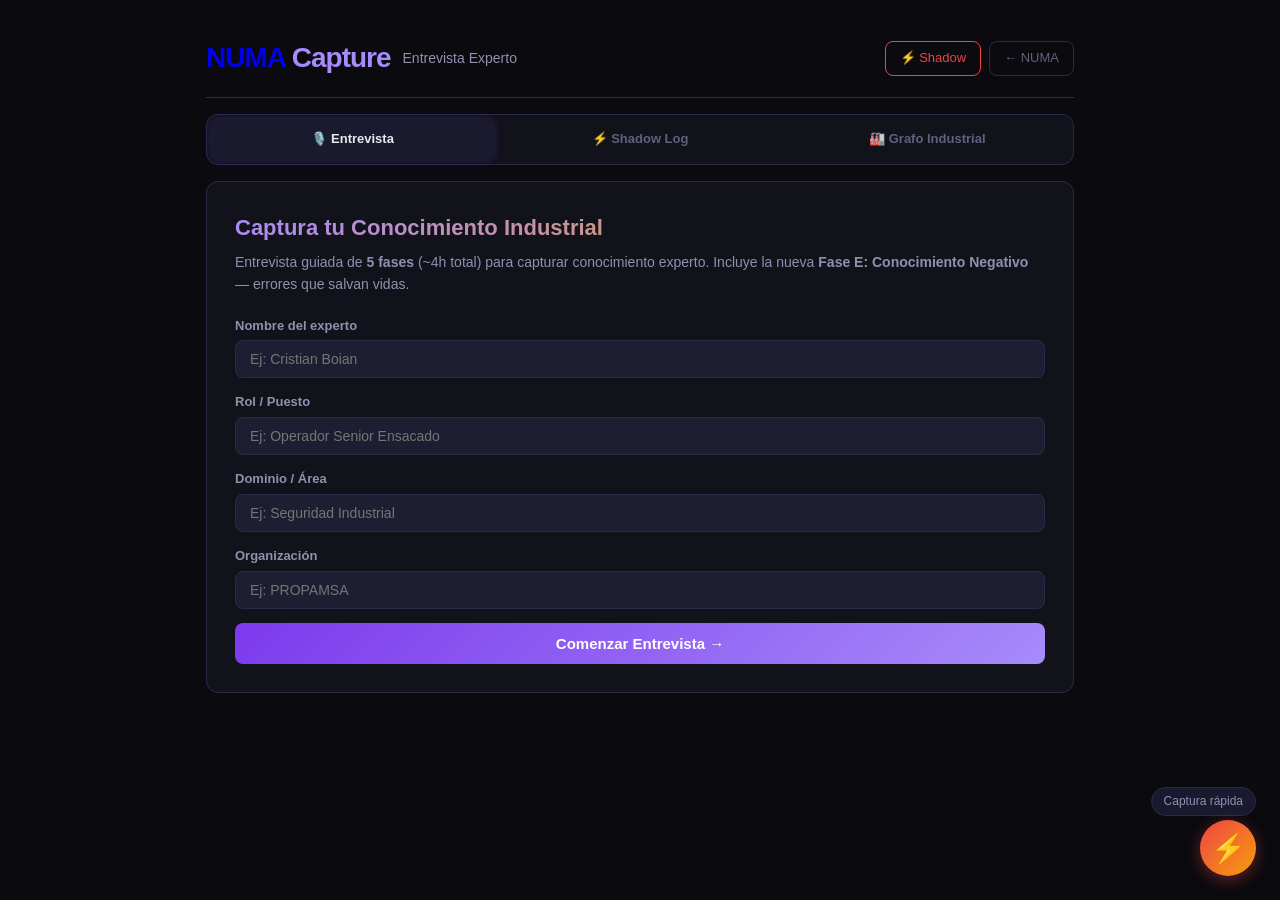
<file: implementation/numa-capture-web/frontend/capture.html>
<!DOCTYPE html>
<html lang="es">
<head>
<meta charset="UTF-8">
<meta name="viewport" content="width=device-width,initial-scale=1.0">
<title>NUMA Capture — Conocimiento Experto Industrial</title>
<style>
  *,*::before,*::after{box-sizing:border-box;margin:0;padding:0}
  :root{
    --bg:#0a0a0f;--bg2:#12121a;--bg3:#1a1a2e;--bg4:#1e1e32;
    --border:#2a2a4a;--txt:#e8e8f0;--txt2:#9090b0;--txt3:#606080;
    --accent:#7c3aed;--accent2:#a78bfa;--glow:rgba(124,58,237,0.3);
    --green:#22c55e;--amber:#f59e0b;--red:#ef4444;
    --pa:#3b82f6;--pb:#f59e0b;--pc:#22c55e;--pd:#a855f7;--pe:#ef4444;
    --font:'Inter',-apple-system,BlinkMacSystemFont,'Segoe UI',sans-serif;
    --r:12px;--rs:8px;
  }
  html{font-size:16px}
  body{
    font-family:var(--font);background:var(--bg);color:var(--txt);
    min-height:100vh;line-height:1.6;
  }
  ::-webkit-scrollbar{width:6px}
  ::-webkit-scrollbar-track{background:transparent}
  ::-webkit-scrollbar-thumb{background:var(--border);border-radius:3px}
  .app{max-width:900px;margin:0 auto;padding:20px 16px}
  .header{
    display:flex;align-items:center;gap:12px;
    padding:16px 0;margin-bottom:16px;
    border-bottom:1px solid var(--border);
  }
  .header-logo{font-size:28px;font-weight:800;letter-spacing:-1px}
  .header-logo span{color:var(--accent2)}
  .header-sub{color:var(--txt2);font-size:14px}
  .header-right{margin-left:auto;display:flex;gap:8px;align-items:center}
  .header-right a{
    color:var(--txt3);font-size:13px;text-decoration:none;
    border:1px solid var(--border);padding:6px 14px;border-radius:8px;
    transition:all .2s;
  }
  .header-right a:hover{color:var(--txt);border-color:var(--accent)}

  /* Tabs */
  .tabs{display:flex;gap:4px;margin-bottom:16px;background:var(--bg2);border-radius:var(--r);padding:4px;border:1px solid var(--border)}
  .tab{
    flex:1;text-align:center;padding:10px 8px;border-radius:var(--rs);
    font-size:13px;font-weight:600;cursor:pointer;
    color:var(--txt3);background:transparent;transition:all .2s;
  }
  .tab.active{color:var(--txt);background:var(--bg3);box-shadow:0 0 8px var(--glow)}
  .tab:hover:not(.active){color:var(--txt2)}

  /* Phase bar */
  .phase-bar{
    display:flex;gap:6px;margin-bottom:20px;
    padding:12px;background:var(--bg2);
    border-radius:var(--r);border:1px solid var(--border);
  }
  .phase-step{
    flex:1;text-align:center;position:relative;
    padding:8px 2px;border-radius:var(--rs);
    font-size:11px;font-weight:600;
    color:var(--txt3);background:var(--bg);
    transition:all .3s;
  }
  .phase-step .pn{display:block;font-size:16px;margin-bottom:2px}
  .phase-step.active{color:var(--txt);background:var(--bg3);box-shadow:0 0 12px var(--glow)}
  .phase-step.done{color:var(--green);background:rgba(34,197,94,.1)}
  .phase-step.done .pn:after{content:' ✓'}
  .phase-step .pc{display:block;height:3px;border-radius:2px;margin-top:4px}

  /* Chat */
  .chat-container{
    background:var(--bg2);border-radius:var(--r);
    border:1px solid var(--border);min-height:350px;
    display:flex;flex-direction:column;
  }
  .chat-msgs{flex:1;padding:16px;overflow-y:auto;max-height:450px}
  .msg{margin-bottom:14px;padding:10px 14px;border-radius:var(--rs);max-width:88%;animation:fadeIn .3s ease;line-height:1.5}
  @keyframes fadeIn{from{opacity:0;transform:translateY(8px)}to{opacity:1;transform:translateY(0)}}
  .msg.assistant{background:var(--bg3);border:1px solid var(--border);margin-right:auto}
  .msg.user{background:var(--accent);color:#fff;margin-left:auto;border:1px solid var(--accent2)}
  .msg .mp{font-size:10px;font-weight:600;text-transform:uppercase;margin-bottom:3px;opacity:.7}
  .chat-input{
    display:flex;gap:8px;padding:12px 16px;
    border-top:1px solid var(--border);background:var(--bg);
    border-radius:0 0 var(--r) var(--r);
  }
  .chat-input textarea{
    flex:1;background:var(--bg4);border:1px solid var(--border);
    border-radius:var(--rs);padding:10px 14px;color:var(--txt);
    font-family:var(--font);font-size:14px;resize:none;min-height:44px;max-height:100px;
    outline:none;transition:border-color .2s;
  }
  .chat-input textarea:focus{border-color:var(--accent)}
  .chat-input button{
    background:var(--accent);color:#fff;border:none;
    border-radius:var(--rs);padding:10px 20px;font-weight:600;
    cursor:pointer;transition:all .2s;white-space:nowrap;
  }
  .chat-input button:hover{background:var(--accent2)}
  .chat-input button:disabled{opacity:.4;cursor:not-allowed}

  /* Screens */
  .screen{display:none}
  .screen.active{display:block}

  /* Setup */
  .setup-form{background:var(--bg2);border-radius:var(--r);border:1px solid var(--border);padding:28px}
  .setup-form h2{font-size:22px;margin-bottom:6px;background:linear-gradient(135deg,var(--accent2),var(--amber));-webkit-background-clip:text;-webkit-text-fill-color:transparent}
  .setup-form p{color:var(--txt2);margin-bottom:20px;font-size:14px}
  .fg{margin-bottom:14px}
  .fg label{display:block;font-size:13px;font-weight:600;color:var(--txt2);margin-bottom:4px}
  .fg input{width:100%;background:var(--bg4);border:1px solid var(--border);border-radius:var(--rs);padding:10px 14px;color:var(--txt);font-family:var(--font);font-size:14px;outline:none}
  .fg input:focus{border-color:var(--accent)}.btn-p{background:linear-gradient(135deg,var(--accent),var(--accent2));color:#fff;border:none;border-radius:var(--rs);padding:12px 28px;font-weight:600;font-size:15px;cursor:pointer;transition:all .2s;width:100%}.btn-p:hover{transform:translateY(-1px);box-shadow:0 4px 20px var(--glow)}.btn-p-sm{padding:8px 18px;font-size:13px;width:auto;display:inline-block}

  /* Completion */
  .completion{text-align:center;padding:36px 20px}
  .completion h2{font-size:26px;margin-bottom:10px}
  .completion p{color:var(--txt2);margin-bottom:14px}
  .completion .stats{display:flex;gap:16px;justify-content:center;margin:20px 0;flex-wrap:wrap}
  .completion .stat{padding:14px 20px;background:var(--bg3);border-radius:var(--r);border:1px solid var(--border);min-width:100px}
  .completion .stat .num{font-size:24px;font-weight:800;color:var(--accent2)}
  .completion .stat .label{font-size:11px;color:var(--txt3)}
  .btn-s{background:transparent;color:var(--txt);border:1px solid var(--border);border-radius:var(--rs);padding:10px 18px;font-weight:600;cursor:pointer;transition:all .2s}
  .btn-s:hover{border-color:var(--accent);color:var(--accent2)}

  /* Typing */
  .typing{display:inline-flex;gap:4px;padding:4px 0}
  .typing span{width:8px;height:8px;background:var(--txt3);border-radius:50%;animation:typing 1.4s infinite}
  .typing span:nth-child(2){animation-delay:.2s}
  .typing span:nth-child(3){animation-delay:.4s}
  @keyframes typing{0%,60%,100%{opacity:.3;transform:scale(.8)}30%{opacity:1;transform:scale(1)}}

  /* Shadow Button */
  .shadow-fab{
    position:fixed;bottom:24px;right:24px;z-index:1000;
    width:56px;height:56px;border-radius:50%;
    background:linear-gradient(135deg,var(--red),var(--amber));
    color:#fff;border:none;font-size:28px;cursor:pointer;
    box-shadow:0 4px 16px rgba(239,68,68,.4);
    transition:all .3s;display:flex;align-items:center;justify-content:center;
  }
  .shadow-fab:hover{transform:scale(1.1);box-shadow:0 6px 24px rgba(239,68,68,.5)}
  .shadow-fab-label{
    position:fixed;bottom:84px;right:24px;z-index:999;
    background:var(--bg3);color:var(--txt2);font-size:12px;
    padding:4px 12px;border-radius:20px;border:1px solid var(--border);
    pointer-events:none;
  }

  /* Shadow Modal */
  .modal-overlay{position:fixed;top:0;left:0;right:0;bottom:0;background:rgba(0,0,0,.7);z-index:2000;display:none;align-items:center;justify-content:center;padding:20px}
  .modal-overlay.active{display:flex}
  .modal{background:var(--bg2);border:1px solid var(--border);border-radius:var(--r);padding:24px;max-width:500px;width:100%;max-height:80vh;overflow-y:auto}
  .modal h3{font-size:20px;margin-bottom:12px;display:flex;align-items:center;gap:8px}
  .modal p{color:var(--txt2);font-size:13px;margin-bottom:16px}
  .modal textarea{width:100%;background:var(--bg4);border:1px solid var(--border);border-radius:var(--rs);padding:12px;color:var(--txt);font-family:var(--font);font-size:14px;resize:vertical;min-height:80px;outline:none;margin-bottom:12px}
  .modal textarea:focus{border-color:var(--accent)}
  .modal .cat-select{display:flex;gap:8px;margin-bottom:14px;flex-wrap:wrap}
  .modal .cat-btn{padding:6px 14px;border-radius:20px;border:1px solid var(--border);background:var(--bg4);color:var(--txt2);font-size:12px;font-weight:600;cursor:pointer;transition:all .2s}
  .modal .cat-btn.active{background:var(--accent);color:#fff;border-color:var(--accent2)}
  .modal .modal-actions{display:flex;gap:8px;justify-content:flex-end}

  /* Graph View */
  .graph-intro{background:var(--bg2);border-radius:var(--r);border:1px solid var(--border);padding:24px;text-align:center}
  .graph-intro h2{font-size:20px;margin-bottom:8px}
  .graph-intro p{color:var(--txt2);font-size:14px;margin-bottom:20px}
  .graph-types{display:grid;grid-template-columns:repeat(auto-fill,minmax(120px,1fr));gap:8px;margin-top:16px}
  .graph-type{background:var(--bg3);border:1px solid var(--border);border-radius:var(--rs);padding:12px;text-align:center;transition:all .2s;cursor:pointer}
  .graph-type:hover{border-color:var(--accent)}
  .graph-type .gt-icon{font-size:24px;margin-bottom:4px}
  .graph-type .gt-name{font-size:12px;font-weight:600}
  .graph-type .gt-count{font-size:11px;color:var(--txt3)}

  @media(max-width:600px){
    .app{padding:12px 6px}
    .msg{max-width:95%}
    .phase-bar{flex-wrap:wrap}
    .phase-step{min-width:60px;font-size:10px}
    .shadow-fab{width:48px;height:48px;font-size:22px;bottom:16px;right:16px}
    .shadow-fab-label{display:none}
  }
</style>
</head>
<body>
<div class="app" id="app">
  <header class="header">
    <a href="/" style="text-decoration:none;display:flex;align-items:center;gap:10px">
      <div class="header-logo">NUMA <span>Capture</span></div>
    </a>
    <div class="header-sub" id="header-sub">Entrevista Experto</div>
    <div class="header-right">
      <a href="#" onclick="openShadowModal();return false" style="border-color:var(--red);color:var(--red)">⚡ Shadow</a>
      <a href="/">← NUMA</a>
    </div>
  </header>

  <!-- TABS -->
  <div class="tabs">
    <div class="tab active" data-tab="interview" onclick="switchTab('interview')">🎙️ Entrevista</div>
    <div class="tab" data-tab="shadow" onclick="switchTab('shadow')">⚡ Shadow Log</div>
    <div class="tab" data-tab="graph" onclick="switchTab('graph')">🏭 Grafo Industrial</div>
  </div>

  <!-- TAB: INTERVIEW -->
  <div class="screen active" id="screen-interview">
    <div class="screen active" id="screen-setup">
      <div class="setup-form">
        <h2>Captura tu Conocimiento Industrial</h2>
        <p>Entrevista guiada de <strong>5 fases</strong> (~4h total) para capturar conocimiento experto. Incluye la nueva <strong>Fase E: Conocimiento Negativo</strong> — errores que salvan vidas.</p>
        <div class="fg">
          <label>Nombre del experto</label>
          <input type="text" id="input-name" placeholder="Ej: Cristian Boian">
        </div>
        <div class="fg">
          <label>Rol / Puesto</label>
          <input type="text" id="input-role" placeholder="Ej: Operador Senior Ensacado">
        </div>
        <div class="fg">
          <label>Dominio / Área</label>
          <input type="text" id="input-domain" placeholder="Ej: Seguridad Industrial">
        </div>
        <div class="fg">
          <label>Organización</label>
          <input type="text" id="input-org" placeholder="Ej: PROPAMSA">
        </div>
        <button class="btn-p" onclick="startSession()">Comenzar Entrevista →</button>
        <div id="continue-session" style="display:none;margin-top:16px;padding:16px;background:var(--bg3);border-radius:var(--rs);border:1px solid var(--accent);text-align:center">
          <p style="font-size:14px;color:var(--txt2);margin-bottom:8px">↻ Tienes una sesión en curso</p>
          <p style="font-size:12px;color:var(--txt3);margin-bottom:12px" id="continue-info">...</p>
          <button class="btn-p btn-p-sm" onclick="continueSession()">Continuar Entrevista</button>
          <button class="btn-s" style="margin-left:8px" onclick="clearStoredSession()">Empezar nueva</button>
        </div>
      </div>
    </div>

    <div class="screen" id="screen-interview-active">
      <div class="phase-bar" id="phase-bar">
        <div class="phase-step" data-phase="A"><span class="pn">A</span>Role<span class="pc" style="background:var(--pa)"></span></div>
        <div class="phase-step" data-phase="B"><span class="pn">B</span>Incidentes<span class="pc" style="background:var(--pb)"></span></div>
        <div class="phase-step" data-phase="C"><span class="pn">C</span>Verif.<span class="pc" style="background:var(--pc)"></span></div>
        <div class="phase-step" data-phase="D"><span class="pn">D</span>No Escrito<span class="pc" style="background:var(--pd)"></span></div>
        <div class="phase-step" data-phase="E" style="border:1px solid transparent"><span class="pn">E</span>⚠️ Negativo<span class="pc" style="background:var(--pe)"></span></div>
      </div>
      <div class="chat-container">
        <div class="chat-msgs" id="chat-msgs"></div>
        <div class="chat-input" id="chat-input-area">
          <textarea id="chat-input" placeholder="Escribe tu respuesta aquí..." rows="1" oninput="autoResize(this)" onkeydown="handleKey(event)"></textarea>
          <button id="chat-send" onclick="sendAnswer()">Enviar</button>
        </div>
      </div>
    </div>

    <div class="screen" id="screen-completion">
      <div class="completion">
        <div style="font-size:60px;margin-bottom:12px">🏛️</div>
        <h2>Entrevista Completada</h2>
        <p>Conocimiento capturado en 5 fases. Indexado al sistema NUMA.</p>
        <div class="stats">
          <div class="stat"><div class="num" id="stat-phases">5</div><div class="label">Fases</div></div>
          <div class="stat"><div class="num" id="stat-items">0</div><div class="label">Items de conocimiento</div></div>
          <div class="stat"><div class="num" id="stat-duration">~4h</div><div class="label">Duración</div></div>
        </div>
        <div style="display:flex;gap:10px;justify-content:center;flex-wrap:wrap">
          <button class="btn-s" onclick="exportSession()">📥 Exportar JSON</button>
          <button class="btn-p btn-p-sm" onclick="resetSession()">Nueva Entrevista</button>
        </div>
      </div>
    </div>
  </div>

  <!-- TAB: SHADOW LOG -->
  <div class="screen" id="screen-shadow">
    <div style="background:var(--bg2);border-radius:var(--r);border:1px solid var(--border);padding:20px">
      <div style="display:flex;justify-content:space-between;align-items:center;margin-bottom:16px">
        <div>
          <h2 style="font-size:18px">⚡ Shadow Log</h2>
          <p style="color:var(--txt2);font-size:13px">Capturas rápidas de decisiones en <30 segundos</p>
        </div>
        <button class="btn-p btn-p-sm" onclick="openShadowModal()">+ Nueva</button>
      </div>
      <div style="display:flex;gap:12px;margin-bottom:16px;flex-wrap:wrap" id="shadow-stats"></div>
      <div id="shadow-list" style="max-height:500px;overflow-y:auto"></div>
    </div>
  </div>

  <!-- TAB: INDUSTRIAL GRAPH -->
  <div class="screen" id="screen-graph">
    <div style="background:var(--bg2);border-radius:var(--r);border:1px solid var(--border);padding:20px">
      <h2 style="font-size:18px;margin-bottom:4px">🏭 Grafo de Conocimiento Industrial</h2>
      <p style="color:var(--txt2);font-size:13px;margin-bottom:16px">Entidades y relaciones del dominio industrial capturado</p>
      <div class="graph-intro" id="graph-container">
        <p style="color:var(--txt3)">No hay entidades todavía. Empieza una entrevista o añade entidades desde el Shadow Log.</p>
      </div>
      <div style="display:flex;gap:8px;margin-top:12px;flex-wrap:wrap">
        <button class="btn-s" onclick="loadGraphTypes()">↻ Recargar</button>
        <button class="btn-s" onclick="addQuickEntity()">+ Añadir Entidad</button>
      </div>
    </div>
  </div>

  <!-- SHADOW MODAL -->
  <div class="modal-overlay" id="modal-shadow">
    <div class="modal">
      <h3>⚡ Captura Rápida</h3>
      <p>Registra una decisión, observación o advertencia en segundos.</p>
      <div class="cat-select" id="shadow-cats">
        <span class="cat-btn active" data-cat="decision" onclick="selectCat(this)">📋 Decisión</span>
        <span class="cat-btn" data-cat="observation" onclick="selectCat(this)">👀 Observación</span>
        <span class="cat-btn" data-cat="tip" onclick="selectCat(this)">💡 Truco</span>
        <span class="cat-btn" data-cat="warning" onclick="selectCat(this)">⚠️ Alerta</span>
      </div>
      <textarea id="shadow-content" placeholder="¿Qué pasó? Describe la decisión o situación en 1-3 frases..."></textarea>
      <div class="fg">
        <label>Contexto (opcional — ej: turno tarde, línea 3)</label>
        <input type="text" id="shadow-context" placeholder="turno mañana, máquina X">
      </div>
      <div style="display:flex;gap:8px;margin-bottom:12px;flex-wrap:wrap">
        <span class="cat-btn" data-tag="seguridad" onclick="selectTag(this)">🛡️ seguridad</span>
        <span class="cat-btn" data-tag="mantenimiento" onclick="selectTag(this)">🔧 mantenimiento</span>
        <span class="cat-btn" data-tag="calidad" onclick="selectTag(this)">✅ calidad</span>
        <span class="cat-btn" data-tag="emergencia" onclick="selectTag(this)">🚨 emergencia</span>
      </div>
      <div class="modal-actions">
        <button class="btn-s" onclick="closeShadowModal()">Cancelar</button>
        <button class="btn-p btn-p-sm" onclick="saveShadow()">Guardar</button>
      </div>
    </div>
  </div>

  <!-- ADD ENTITY MODAL -->
  <div class="modal-overlay" id="modal-entity">
    <div class="modal">
      <h3>+ Añadir Entidad Industrial</h3>
      <p>Añade una entidad al grafo de conocimiento industrial.</p>
      <div class="fg">
        <label>Tipo</label>
        <select id="entity-type" style="width:100%;background:var(--bg4);border:1px solid var(--border);border-radius:var(--rs);padding:10px 14px;color:var(--txt);font-family:var(--font);font-size:14px;outline:none">
          <option value="machine">🏭 Máquina</option>
          <option value="procedure">📋 Procedimiento</option>
          <option value="incident">🚨 Incidente</option>
          <option value="safety_rule">🛡️ Norma Seguridad</option>
          <option value="regulation">📜 Regulación</option>
          <option value="role">👤 Rol</option>
          <option value="material">🧪 Material</option>
          <option value="tool">🔧 Herramienta</option>
          <option value="alarm">🔔 Alarma</option>
          <option value="area">📍 Área</option>
        </select>
      </div>
      <div class="fg"><label>Nombre</label><input type="text" id="entity-name" placeholder="Ej: Ensacadora rotativa"></div>
      <div class="fg"><label>Descripción</label><textarea id="entity-desc" style="width:100%;background:var(--bg4);border:1px solid var(--border);border-radius:var(--rs);padding:10px;color:var(--txt);font-family:var(--font);font-size:14px;resize:vertical;min-height:50px;outline:none" placeholder="Descripción breve..."></textarea></div>
      <div class="modal-actions">
        <button class="btn-s" onclick="closeEntityModal()">Cancelar</button>
        <button class="btn-p btn-p-sm" onclick="saveEntity()">Guardar</button>
      </div>
    </div>
  </div>
</div>

<!-- SHADOW FAB -->
<div class="shadow-fab-label">Captura rápida</div>
<button class="shadow-fab" onclick="openShadowModal()">⚡</button>

<script>
const API = '';
let sessionId = null;
let isLoading = false;
let selectedCat = 'decision';
let selectedTags = [];
const phaseColors = {A:'#3b82f6',B:'#f59e0b',C:'#22c55e',D:'#a855f7',E:'#ef4444'};
const phaseNames = {A:'Role Mapping',B:'Incidentes Críticos',C:'Verificación Inversa',D:'Lo No Escrito',E:'Conocimiento Negativo'};

function autoResize(el){el.style.height='auto';el.style.height=Math.min(el.scrollHeight,100)+'px'}
function handleKey(e){if(e.key==='Enter'&&!e.shiftKey){e.preventDefault();sendAnswer()}}

/* ── TABS ── */
function switchTab(tab){
  document.querySelectorAll('.tab').forEach(t=>t.classList.toggle('active',t.dataset.tab===tab));
  ['interview','shadow','graph'].forEach(t=>document.getElementById('screen-'+t).classList.toggle('active',t===tab));
  if(tab==='shadow')loadShadow();
  if(tab==='graph')loadGraphTypes();
}

/* ── SESSION ── */
async function startSession(){
  const name=document.getElementById('input-name').value.trim()||'Experto';
  const role=document.getElementById('input-role').value.trim()||'Senior';
  const domain=document.getElementById('input-domain').value.trim()||'General';
  const org=document.getElementById('input-org').value.trim();
  try{
    const r=await fetch(API+'/api/sessions',{method:'POST',headers:{'Content-Type':'application/json'},body:JSON.stringify({expert_name:name,expert_role:role,domain,organization:org})});
    const d=await r.json();sessionId=d.id;
    localStorage.setItem('numa_session_id', sessionId);
    localStorage.setItem('numa_session_name', name);
    localStorage.setItem('numa_started_at', Date.now().toString());
    await startInterview();
  }catch(e){alert('Error: '+e.message)}
}
async function startInterview(){
  try{
    const r=await fetch(API+'/api/sessions/'+sessionId+'/start',{method:'POST',headers:{'Content-Type':'application/json'},body:'{}'});
    const d=await r.json();
    document.getElementById('screen-setup').classList.remove('active');
    document.getElementById('screen-interview-active').classList.add('active');
    renderMessages(d.messages||[]);updatePhaseBar(d.current_phase,d);enableInput(true);
    document.getElementById('header-sub').textContent=d.expert_name;
  }catch(e){alert('Error: '+e.message)}
}
async function sendAnswer(){
  const input=document.getElementById('chat-input');
  const text=input.value.trim();
  if(!text||isLoading)return;
  addMessage({role:'user',content:text,phase:''});
  input.value='';input.style.height='auto';enableInput(false);showTyping();
  try{
    const r=await fetch(API+'/api/sessions/'+sessionId+'/answer',{method:'POST',headers:{'Content-Type':'application/json'},body:JSON.stringify({answer:text})});
    const d=await r.json();removeTyping();
    if(d.status==='completed'){showCompletion(d);return}
    const msgs=d.messages||[];const last=msgs[msgs.length-1];
    if(last&&last.role==='assistant')addMessage(last);
    updatePhaseBar(d.current_phase,d);enableInput(true);
  }catch(e){removeTyping();addMessage({role:'assistant',content:'Error de conexión. Intenta de nuevo.',phase:''});enableInput(true)}
}

/* ── CHAT RENDER ── */
function renderMessages(msgs){
  const c=document.getElementById('chat-msgs');c.innerHTML='';
  msgs.forEach(m=>{if(m.role==='assistant'||m.role==='user')c.appendChild(createMsgEl(m))});
  scrollBottom();
}
function addMessage(msg){document.getElementById('chat-msgs').appendChild(createMsgEl(msg));scrollBottom()}
function createMsgEl(msg){
  const el=document.createElement('div');el.className='msg '+msg.role;let html='';
  if(msg.phase&&phaseColors[msg.phase]){
    html+='<div class="mp" style="color:'+phaseColors[msg.phase]+'">Fase '+msg.phase+' · '+(phaseNames[msg.phase]||'')+'</div>';
  }
  let s=(msg.content||'').replace(/&/g,'&amp;').replace(/</g,'&lt;').replace(/>/g,'&gt;');
  s=s.replace(/\*\*(.*?)\*\*/g,'<strong>$1</strong>');
  s=s.replace(/\*(.*?)\*/g,'<em>$1</em>');
  s=s.replace(/```(\w*)\n([\s\S]*?)```/g,'<pre><code>$2</code></pre>');
  s=s.replace(/`([^`]+)`/g,'<code>$1</code>');
  s=s.replace(/\n/g,'<br>');
  html+='<div>'+s+'</div>';el.innerHTML=html;return el;
}
function showTyping(){
  const c=document.getElementById('chat-msgs');
  const el=document.createElement('div');el.className='msg assistant';el.id='typing-el';
  el.innerHTML='<div class="typing"><span></span><span></span><span></span></div>';
  c.appendChild(el);scrollBottom();
}
function removeTyping(){const el=document.getElementById('typing-el');if(el)el.remove()}
function scrollBottom(){const c=document.getElementById('chat-msgs');c.scrollTop=c.scrollHeight}
function updatePhaseBar(cp,data){
  const phases=['A','B','C','D','E'];
  document.querySelectorAll('.phase-step').forEach(el=>{
    el.classList.remove('active','done');
    const idx=phases.indexOf(el.dataset.phase);
    if(idx<phases.indexOf(cp))el.classList.add('done');
    else if(el.dataset.phase===cp&&data.status!=='completed')el.classList.add('active');
  });
}
function enableInput(enabled){
  isLoading=!enabled;
  document.getElementById('chat-input').disabled=!enabled;
  document.getElementById('chat-send').disabled=!enabled;
  if(enabled)document.getElementById('chat-input').focus();
}
async function showCompletion(data){
  document.getElementById('screen-interview-active').classList.remove('active');
  document.getElementById('screen-completion').classList.add('active');
  document.getElementById('stat-items').textContent=(data.knowledge_items||[]).length;
  try{const r=await fetch(API+'/api/sessions/'+sessionId+'/export');const ed=await r.json();document.getElementById('stat-items').textContent=(ed.knowledge_items||[]).length}catch(e){}
}
async function exportSession(){
  try{const r=await fetch(API+'/api/sessions/'+sessionId+'/export');const d=await r.json();const b=new Blob([JSON.stringify(d,null,2)],{type:'application/json'});const u=URL.createObjectURL(b);const a=document.createElement('a');a.href=u;a.download='numa-capture-'+sessionId.slice(0,8)+'.json';a.click();URL.revokeObjectURL(u)}catch(e){alert('Error: '+e.message)}
}
function resetSession(){
  sessionId=null;document.getElementById('chat-msgs').innerHTML='';
  document.getElementById('screen-completion').classList.remove('active');
  document.getElementById('screen-setup').classList.add('active');
  document.getElementById('header-sub').textContent='Entrevista Experto';
  ['input-name','input-role','input-domain','input-org'].forEach(id=>document.getElementById(id).value='');
  localStorage.removeItem('numa_session_id');
  localStorage.removeItem('numa_session_name');
  localStorage.removeItem('numa_started_at');
  document.getElementById('continue-session').style.display='none';
}

/* ── LOCALSTORAGE SESSION ── */
function checkStoredSession(){
  const sid=localStorage.getItem('numa_session_id');
  if(!sid)return;
  const name=localStorage.getItem('numa_session_name')||'?';
  document.getElementById('continue-info').textContent='Entrevista de '+name+' — ID: '+sid.slice(0,8)+'...';
  document.getElementById('continue-session').style.display='block';
}
async function continueSession(){
  const sid=localStorage.getItem('numa_session_id');
  if(!sid){document.getElementById('continue-session').style.display='none';return;}
  try{
    const r=await fetch(API+'/api/sessions/'+sid);
    if(!r.ok)throw new Error('Session not found');
    const d=await r.json();
    if(d.status==='completed'){localStorage.removeItem('numa_session_id');document.getElementById('continue-session').style.display='none';return;}
    sessionId=sid;
    document.getElementById('screen-setup').classList.remove('active');
    document.getElementById('screen-interview-active').classList.add('active');
    renderMessages(d.messages||[]);
    updatePhaseBar(d.current_phase,d);
    enableInput(true);
    document.getElementById('header-sub').textContent=d.expert_name||name;
    document.getElementById('continue-session').style.display='none';
  }catch(e){
    localStorage.removeItem('numa_session_id');
    document.getElementById('continue-session').style.display='none';
  }
}
function clearStoredSession(){
  localStorage.removeItem('numa_session_id');
  localStorage.removeItem('numa_session_name');
  localStorage.removeItem('numa_started_at');
  document.getElementById('continue-session').style.display='none';
}

/* ── SHADOW ── */
function openShadowModal(){
  document.getElementById('modal-shadow').classList.add('active');
  document.getElementById('shadow-content').value='';
  document.getElementById('shadow-context').value='';
  selectedCat='decision';selectedTags=[];
  document.querySelectorAll('#shadow-cats .cat-btn').forEach(b=>b.classList.toggle('active',b.dataset.cat==='decision'));
  document.querySelectorAll('#modal-shadow [data-tag]').forEach(b=>b.classList.remove('active'));
}
function closeShadowModal(){document.getElementById('modal-shadow').classList.remove('active')}
function selectCat(el){
  document.querySelectorAll('#shadow-cats .cat-btn').forEach(b=>b.classList.remove('active'));
  el.classList.add('active');selectedCat=el.dataset.cat;
}
function selectTag(el){
  el.classList.toggle('active');const tag=el.dataset.tag;
  if(el.classList.contains('active')){if(!selectedTags.includes(tag))selectedTags.push(tag)}
  else{selectedTags=selectedTags.filter(t=>t!==tag)}
}
async function saveShadow(){
  const content=document.getElementById('shadow-content').value.trim();
  if(!content){alert('Escribe algo antes de guardar');return}
  const context=document.getElementById('shadow-context').value.trim();
  try{
    const r=await fetch(API+'/api/shadow',{method:'POST',headers:{'Content-Type':'application/json'},body:JSON.stringify({content,category:selectedCat,context,tags:selectedTags.join(','),expert_name:document.getElementById('input-name').value||''})});
    const d=await r.json();
    if(d.status==='ok'){closeShadowModal();loadShadow();}
  }catch(e){alert('Error: '+e.message)}
}
async function loadShadow(){
  try{
    const [r1,r2]=await Promise.all([fetch(API+'/api/shadow?limit=30'),fetch(API+'/api/shadow/stats')]);
    const {entries}=await r1.json();const stats=await r2.json();
    const statsEl=document.getElementById('shadow-stats');
    statsEl.innerHTML=
      '<span style="background:var(--bg3);padding:6px 14px;border-radius:20px;font-size:12px">📊 Hoy: <strong>'+stats.today+'</strong></span>'+
      '<span style="background:var(--bg3);padding:6px 14px;border-radius:20px;font-size:12px">Total: <strong>'+stats.total+'</strong></span>'+
      Object.entries(stats.categories).map(([k,v])=>'<span style="background:var(--bg3);padding:6px 14px;border-radius:20px;font-size:12px">'+escapeHtml(k)+': <strong>'+escapeHtml(String(v))+'</strong></span>').join('');
    const listEl=document.getElementById('shadow-list');
    listEl.innerHTML=entries.length===0?'<p style="color:var(--txt3);text-align:center;padding:24px">Sin capturas todavía. Pulsa el botón ⚡ para registrar algo.</p>':
      entries.map(e=>{
        const catIcons={decision:'📋',observation:'👀',tip:'💡',warning:'⚠️'};
        return '<div style="background:var(--bg3);border:1px solid var(--border);border-radius:var(--rs);padding:12px;margin-bottom:8px">'+
          '<div style="display:flex;justify-content:space-between;align-items:center;margin-bottom:4px">'+
          '<span style="font-size:11px;font-weight:600;color:var(--txt3)">'+(catIcons[e.category]||'📋')+' '+escapeHtml(e.category)+'</span>'+
          '<span style="font-size:10px;color:var(--txt3)">'+new Date(e.created_at).toLocaleTimeString()+'</span></div>'+
          '<div style="font-size:14px;margin-bottom:4px">'+escapeHtml(e.content)+'</div>'+
          (e.context?'<div style="font-size:11px;color:var(--txt2)">📍 '+escapeHtml(e.context)+'</div>':'')+
          (e.tags&&e.tags.length?'<div style="font-size:10px;color:var(--txt3);margin-top:4px">'+e.tags.map(t=>'<span style="background:var(--bg4);padding:2px 8px;border-radius:10px;margin-right:4px">'+escapeHtml(t)+'</span>').join('')+'</div>':'')+
          '</div>'
      }).join('');
  }catch(e){}
}

/* ── INDUSTRIAL GRAPH ── */
async function loadGraphTypes(){
  const c=document.getElementById('graph-container');
  c.innerHTML='<p style="color:var(--txt3)">Cargando...</p>';
  try{
    const r=await fetch(API+'/api/industrial/types');const types=await r.json();
    const r2=await fetch(API+'/api/industrial/entities?limit=50');const ents=await r2.json();
    if(ents.count===0){
      c.innerHTML='<p style="color:var(--txt3)">No hay entidades todavía. Empieza una entrevista o añade entidades manualmente.</p>';return;
    }
    const icons={'machine':'🏭','procedure':'📋','incident':'🚨','safety_rule':'🛡️','regulation':'📜','role':'👤','material':'🧪','tool':'🔧','alarm':'🔔','area':'📍'};
    c.innerHTML=
      '<div class="graph-types">'+
      types.entity_types.map(t=>'<div class="graph-type" onclick="loadEntityType(\''+t.type+'\')"><div class="gt-icon">'+(icons[t.type]||'📦')+'</div><div class="gt-name">'+t.type.replace(/_/g,' ')+'</div><div class="gt-count">'+t.count+'</div></div>').join('')+
      '</div>'+
      '<div id="entity-list" style="margin-top:16px"></div>'+
      '<div id="entity-detail" style="margin-top:12px"></div>';
    // show all entities
    const listEl=document.getElementById('entity-list');
    listEl.innerHTML='<h3 style="font-size:14px;color:var(--txt2);margin-bottom:8px">Todas las entidades</h3>'+
      '<div style="display:flex;flex-wrap:wrap;gap:6px">'+
      ents.entities.map(e=>'<span style="background:var(--bg3);border:1px solid var(--border);padding:4px 10px;border-radius:6px;font-size:12px;cursor:pointer" onclick="loadEntityDetail('+e.id+')">'+
        (icons[e.entity_type]||'📦')+' '+escapeHtml(e.name)+'</span>').join('')+
      '</div>';
    document.getElementById('entity-detail').innerHTML='';
  }catch(e){c.innerHTML='<p style="color:var(--red)">Error cargando grafo.</p>'}
}
async function loadEntityType(type){
  try{
    const r=await fetch(API+'/api/industrial/entities?entity_type='+type);const d=await r.json();
    const icons={'machine':'🏭','procedure':'📋','incident':'🚨','safety_rule':'🛡️','regulation':'📜','role':'👤','material':'🧪','tool':'🔧','alarm':'🔔','area':'📍'};
    document.getElementById('entity-list').innerHTML='<h3 style="font-size:14px;color:var(--txt2);margin-bottom:8px">'+type.replace(/_/g,' ')+' ('+d.count+') <span style="cursor:pointer;color:var(--accent2);font-size:12px" onclick="loadGraphTypes()">← todas</span></h3>'+
      '<div style="display:flex;flex-wrap:wrap;gap:6px">'+
      d.entities.map(e=>'<span style="background:var(--bg3);border:1px solid var(--border);padding:4px 10px;border-radius:6px;font-size:12px;cursor:pointer" onclick="loadEntityDetail('+e.id+')">'+
        (icons[e.entity_type]||'📦')+' '+escapeHtml(e.name)+'</span>').join('')+
      '</div>';
    document.getElementById('entity-detail').innerHTML='';
  }catch(e){}
}
async function loadEntityDetail(id){
  try{
    const r=await fetch(API+'/api/industrial/entities/'+id);const d=await r.json();
    const e=d.entity;
    document.getElementById('entity-detail').innerHTML=
      '<div style="background:var(--bg3);border:1px solid var(--border);border-radius:var(--rs);padding:16px;margin-top:8px">'+
      '<h4 style="font-size:16px;margin-bottom:4px">'+escapeHtml(e.name)+' <span style="font-size:12px;color:var(--txt3)">#'+e.id+' · '+e.entity_type.replace(/_/g,' ')+'</span></h4>'+
      (e.description?'<p style="font-size:13px;color:var(--txt2);margin-bottom:8px">'+escapeHtml(e.description)+'</p>':'')+
      '<div style="font-size:12px;color:var(--txt3)">Atributos: '+(e.attributes&&Object.keys(e.attributes).length?Object.entries(e.attributes).map(([k,v])=>k+': '+v).join(', '):'ninguno')+'</div>'+
      (d.relations.outbound.length?'<div style="margin-top:8px"><strong style="font-size:12px;color:var(--txt2)">→ Relaciones salientes:</strong>'+
        d.relations.outbound.map(r=>'<div style="font-size:12px;color:var(--txt2);margin-left:12px">→ <strong>'+r.relation_type+'</strong> → '+escapeHtml(r.target_name)+'</div>').join('')+'</div>':'')+
      (d.relations.inbound.length?'<div style="margin-top:8px"><strong style="font-size:12px;color:var(--txt2)">← Relaciones entrantes:</strong>'+
        d.relations.inbound.map(r=>'<div style="font-size:12px;color:var(--txt2);margin-left:12px">← '+escapeHtml(r.source_name)+' <strong>'+r.relation_type+'</strong></div>').join('')+'</div>':'')+
      '</div>';
  }catch(e){}
}
function addQuickEntity(){document.getElementById('modal-entity').classList.add('active')}
function closeEntityModal(){document.getElementById('modal-entity').classList.remove('active')}
async function saveEntity(){
  const type=document.getElementById('entity-type').value;
  const name=document.getElementById('entity-name').value.trim();
  const desc=document.getElementById('entity-desc').value.trim();
  if(!name){alert('El nombre es obligatorio');return}
  try{
    const r=await fetch(API+'/api/industrial/entities',{method:'POST',headers:{'Content-Type':'application/json'},body:JSON.stringify({entity_type:type,name,description:desc})});
    const d=await r.json();
    if(d.status==='ok'){closeEntityModal();document.getElementById('entity-name').value='';document.getElementById('entity-desc').value='';loadGraphTypes();}
  }catch(e){alert('Error: '+e.message)}
}

/* ── UTILS ── */
function escapeHtml(s){
  const d=document.createElement('div');d.textContent=s;return d.innerHTML;
}

/* ── INIT ── */
// Check for stored session on load
checkStoredSession();
</script>
</body>
</html>
</file>
